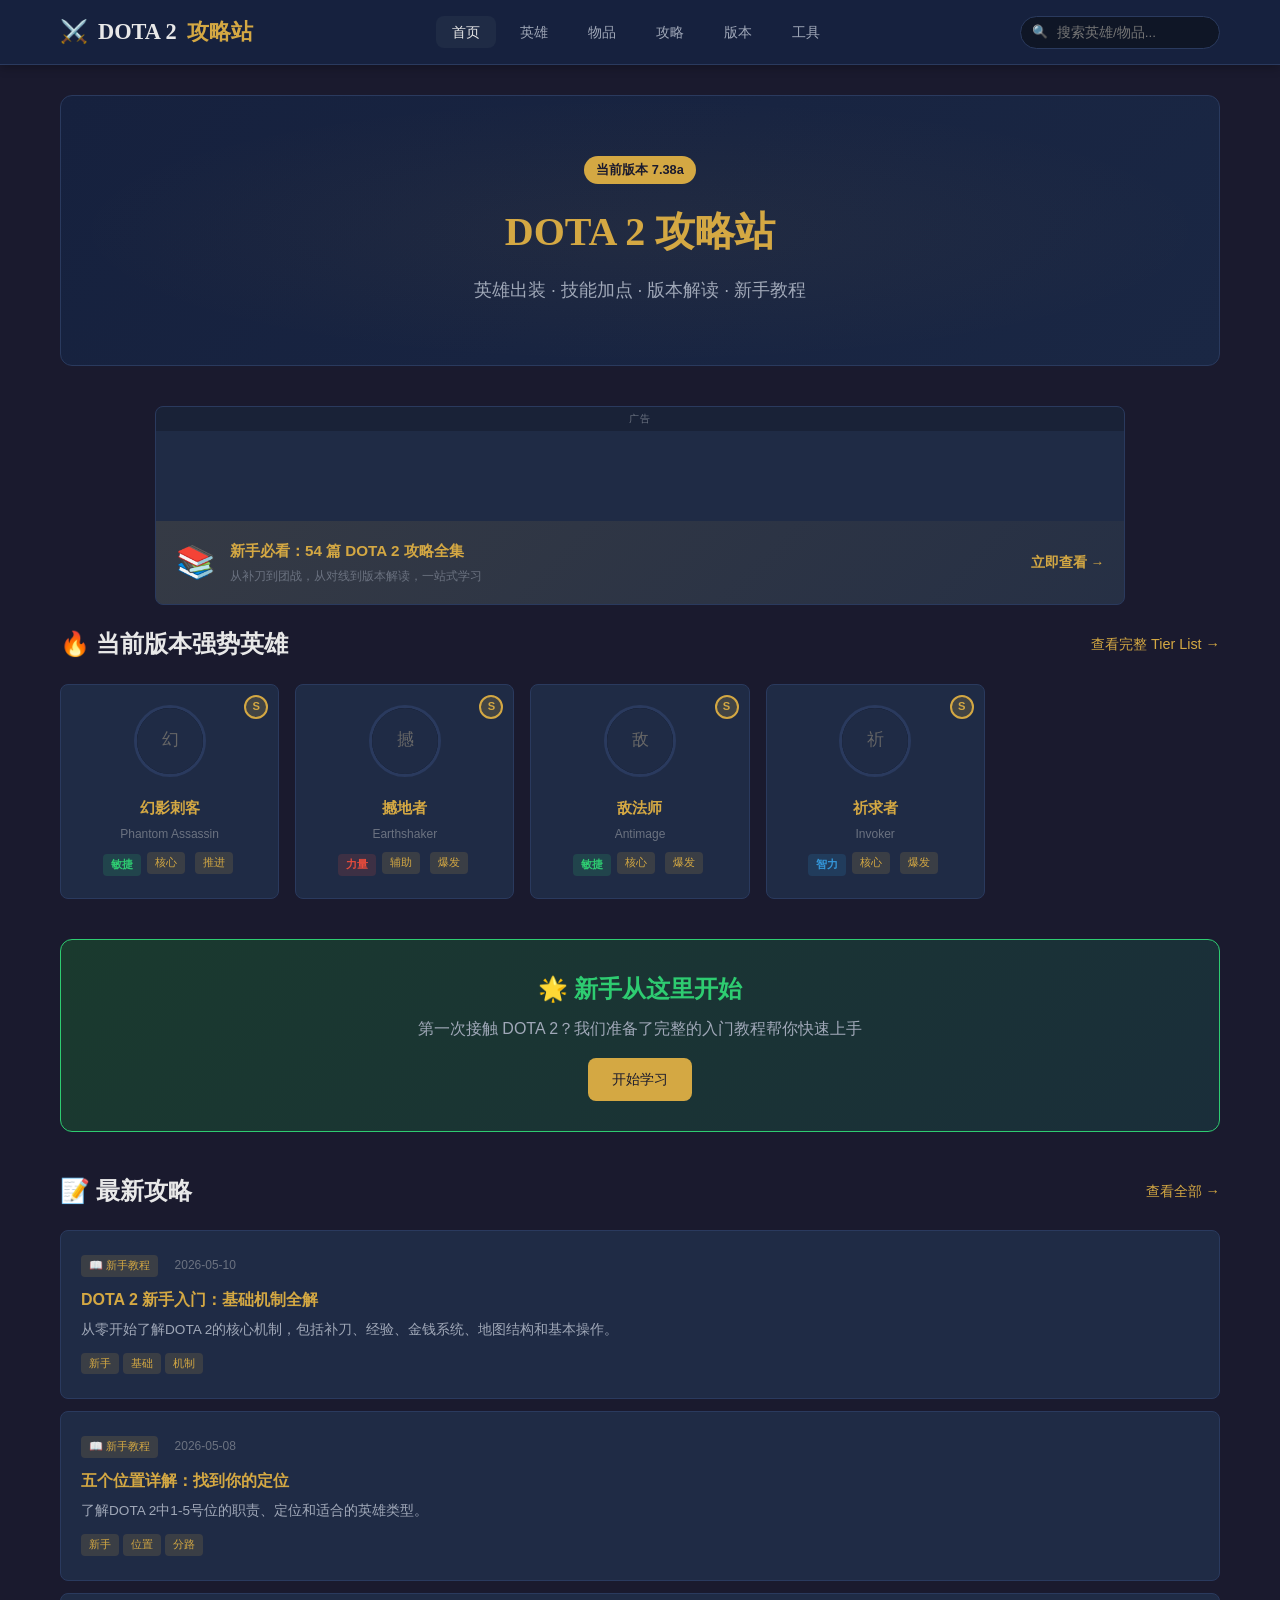
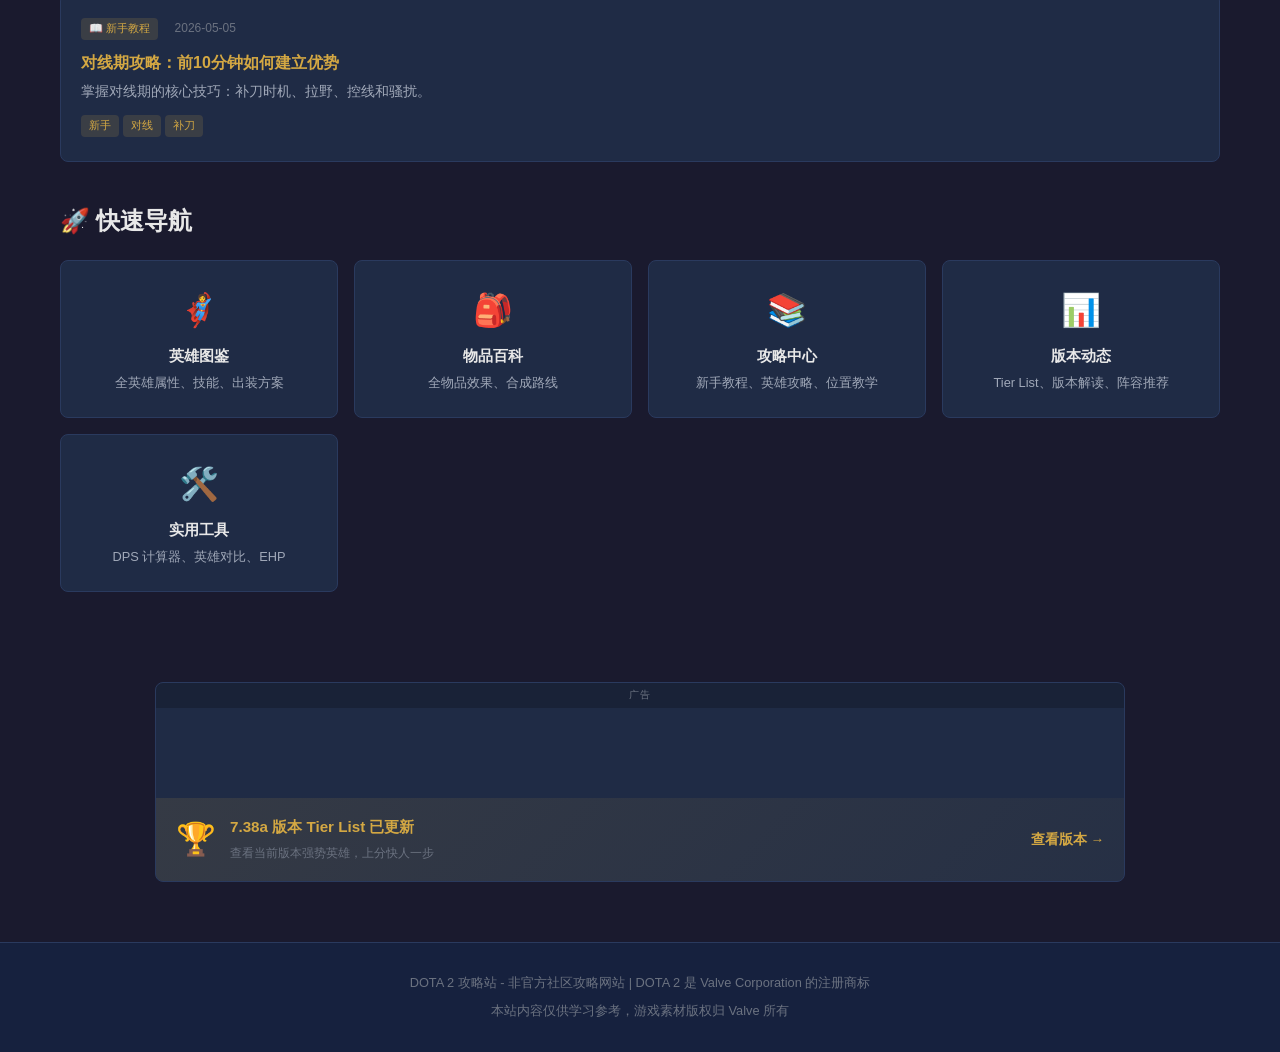
<file: index.html>
<!DOCTYPE html>
<html lang="zh-CN">
<head>
  <meta charset="UTF-8">
  <meta name="viewport" content="width=device-width, initial-scale=1.0">
  <title>DOTA 2 攻略站 - 英雄出装、加点、版本解读</title>
  <meta name="description" content="DOTA 2 中文攻略站，提供全英雄出装方案、技能加点顺序、版本Tier List、新手教程、DPS计算器等全面攻略内容。7.38a版本持续更新。">
  <meta name="keywords" content="DOTA2攻略,DOTA2出装,DOTA2加点,DOTA2英雄,DOTA2物品,DOTA2新手教程,DOTA2版本,Tier List">
  <meta name="author" content="DOTA 2 攻略站">
  <meta name="robots" content="index, follow">
  <link rel="canonical" href="https://lxsyz.github.io/dota2-guide/">

  <!-- Open Graph -->
  <meta property="og:title" content="DOTA 2 攻略站 - 英雄出装、加点、版本解读">
  <meta property="og:description" content="DOTA 2 中文攻略站，提供全英雄出装方案、技能加点、版本Tier List、新手教程等。">
  <meta property="og:type" content="website">
  <meta property="og:url" content="https://lxsyz.github.io/dota2-guide/">
  <meta property="og:site_name" content="DOTA 2 攻略站">
  <meta property="og:locale" content="zh_CN">

  <!-- Twitter Card -->
  <meta name="twitter:card" content="summary_large_image">
  <meta name="twitter:title" content="DOTA 2 攻略站 - 英雄出装、加点、版本解读">
  <meta name="twitter:description" content="DOTA 2 中文攻略站，全英雄出装加点、版本解读、新手教程。">

  <!-- JSON-LD Structured Data -->
  <script type="application/ld+json">
  {
    "@context": "https://schema.org",
    "@type": "WebSite",
    "name": "DOTA 2 攻略站",
    "url": "https://lxsyz.github.io/dota2-guide/",
    "description": "DOTA 2 中文攻略站，提供英雄出装、技能加点、版本解读、新手教程等全面攻略内容。",
    "inLanguage": "zh-CN",
    "potentialAction": {
      "@type": "SearchAction",
      "target": "https://lxsyz.github.io/dota2-guide/heroes.html?q={search_term_string}",
      "query-input": "required name=search_term_string"
    }
  }
  </script>
  <script type="application/ld+json">
  {
    "@context": "https://schema.org",
    "@type": "FAQPage",
    "mainEntity": [
      {
        "@type": "Question",
        "name": "DOTA 2 当前版本什么英雄最强？",
        "acceptedAnswer": {
          "@type": "Answer",
          "text": "7.38a版本S级英雄包括：敌法师、祈求者、幻影刺客、撼地者。这些英雄因属性加成调整和高机动性特点成为版本最强选择。"
        }
      },
      {
        "@type": "Question",
        "name": "DOTA 2 新手应该先学什么？",
        "acceptedAnswer": {
          "@type": "Answer",
          "text": "新手应先掌握补刀、拉野、控线等基础机制，建议从复杂度低的英雄开始（如主宰、卓尔游侠），然后学习位置分工和团队配合。"
        }
      }
    ]
  }
  </script>

  <!-- Google Analytics (替换 GA_MEASUREMENT_ID 为你的 ID) -->
  <!-- <script async src="https://www.googletagmanager.com/gtag/js?id=GA_MEASUREMENT_ID"></script>
  <script>
    window.dataLayer = window.dataLayer || [];
    function gtag(){dataLayer.push(arguments);}
    gtag('js', new Date());
    gtag('config', 'GA_MEASUREMENT_ID');
  </script> -->

  <!-- Google AdSense (替换 ca-pub-XXXXXXX 为你的发布商 ID) -->
  <script async src="https://pagead2.googlesyndication.com/pagead/js/adsbygoogle.js?client=ca-pub-XXXXXXXXXX" crossorigin="anonymous"></script>
  <script>
    // AdSense fallback: 如果 AdSense 被屏蔽或加载失败，显示站内广告
    window.addEventListener('load', function() {
      setTimeout(function() {
        var adSlots = document.querySelectorAll('.ad-slot');
        adSlots.forEach(function(slot) {
          var ins = slot.querySelector('.adsbygoogle');
          if (ins && (!ins.getAttribute('data-adsbygoogle-status') || ins.getAttribute('data-adsbygoogle-status') === 'error')) {
            var wrapper = slot.closest('.ad-container');
            if (wrapper) {
              var fallback = wrapper.querySelector('.ad-fallback');
              if (fallback) fallback.style.display = 'block';
            }
          }
        });
      }, 3000);
    });
  </script>

  <link rel="stylesheet" href="css/style.css">
  <link rel="stylesheet" href="css/heroes.css">
  <link rel="stylesheet" href="css/ads.css">
</head>
<body>
  <header class="site-header">
    <nav class="nav-container">
      <a href="index.html" class="site-logo">⚔️ <span>DOTA 2</span> 攻略站</a>
      <ul class="nav-links">
        <li><a href="index.html" class="active">首页</a></li>
        <li><a href="heroes.html">英雄</a></li>
        <li><a href="items.html">物品</a></li>
        <li><a href="guides.html">攻略</a></li>
        <li><a href="meta.html">版本</a></li>
        <li><a href="tools.html">工具</a></li>
      </ul>
      <div class="nav-search">
        <input type="text" placeholder="搜索英雄/物品...">
        <div class="search-results"></div>
      </div>
      <button class="mobile-menu-btn">☰</button>
    </nav>
  </header>

  <main class="main-content">
    <section class="hero-banner">
      <span class="version-badge">当前版本 7.38a</span>
      <h1>DOTA 2 攻略站</h1>
      <p>英雄出装 · 技能加点 · 版本解读 · 新手教程</p>
    </section>

    <!-- 广告位：顶部横幅 -->
    <div id="ad-header"></div>

    <!-- Tier 1 Heroes -->
    <section>
      <div class="section-header">
        <h2>🔥 当前版本强势英雄</h2>
        <a href="meta.html">查看完整 Tier List →</a>
      </div>
      <div class="card-grid" id="top-heroes"></div>
    </section>

    <!-- Newbie Banner -->
    <section class="newbie-banner">
      <h2>🌟 新手从这里开始</h2>
      <p>第一次接触 DOTA 2？我们准备了完整的入门教程帮你快速上手</p>
      <a href="guides.html?filter=beginner" class="btn btn-primary">开始学习</a>
    </section>

    <!-- Latest Guides -->
    <section>
      <div class="section-header">
        <h2>📝 最新攻略</h2>
        <a href="guides.html">查看全部 →</a>
      </div>
      <div class="guide-list" id="latest-guides">
        <p class="loading">加载中</p>
      </div>
    </section>

    <!-- Quick Links -->
    <section>
      <div class="section-header">
        <h2>🚀 快速导航</h2>
      </div>
      <div class="card-grid" style="grid-template-columns: repeat(auto-fill, minmax(240px, 1fr))">
        <a class="card" href="heroes.html" style="padding:24px;text-align:center">
          <div style="font-size:2rem;margin-bottom:8px">🦸</div>
          <div class="card-title">英雄图鉴</div>
          <div class="card-meta">全英雄属性、技能、出装方案</div>
        </a>
        <a class="card" href="items.html" style="padding:24px;text-align:center">
          <div style="font-size:2rem;margin-bottom:8px">🎒</div>
          <div class="card-title">物品百科</div>
          <div class="card-meta">全物品效果、合成路线</div>
        </a>
        <a class="card" href="guides.html" style="padding:24px;text-align:center">
          <div style="font-size:2rem;margin-bottom:8px">📚</div>
          <div class="card-title">攻略中心</div>
          <div class="card-meta">新手教程、英雄攻略、位置教学</div>
        </a>
        <a class="card" href="meta.html" style="padding:24px;text-align:center">
          <div style="font-size:2rem;margin-bottom:8px">📊</div>
          <div class="card-title">版本动态</div>
          <div class="card-meta">Tier List、版本解读、阵容推荐</div>
        </a>
        <a class="card" href="tools.html" style="padding:24px;text-align:center">
          <div style="font-size:2rem;margin-bottom:8px">🛠️</div>
          <div class="card-title">实用工具</div>
          <div class="card-meta">DPS 计算器、英雄对比、EHP</div>
        </a>
      </div>
    </section>
  </main>

  <!-- 广告位：底部横幅 -->
  <div id="ad-footer"></div>

  <footer class="site-footer">
    <p>DOTA 2 攻略站 - 非官方社区攻略网站 | DOTA 2 是 Valve Corporation 的注册商标</p>
    <p style="margin-top:8px">本站内容仅供学习参考，游戏素材版权归 Valve 所有</p>
  </footer>

  <script src="js/app.js"></script>
  <script src="js/heroes.js"></script>
  <script src="js/guides.js"></script>
  <script src="js/ads.js"></script>
  <script>
    document.addEventListener('DOMContentLoaded', async () => {
      const heroes = await loadJSON('data/heroes.json');
      if (!heroes) return;
      const topHeroes = heroes.filter(h => h.tier === 'S');
      const grid = document.getElementById('top-heroes');
      if (grid) renderHeroGrid(topHeroes, grid);
    });
  </script>
</body>
</html>
</file>
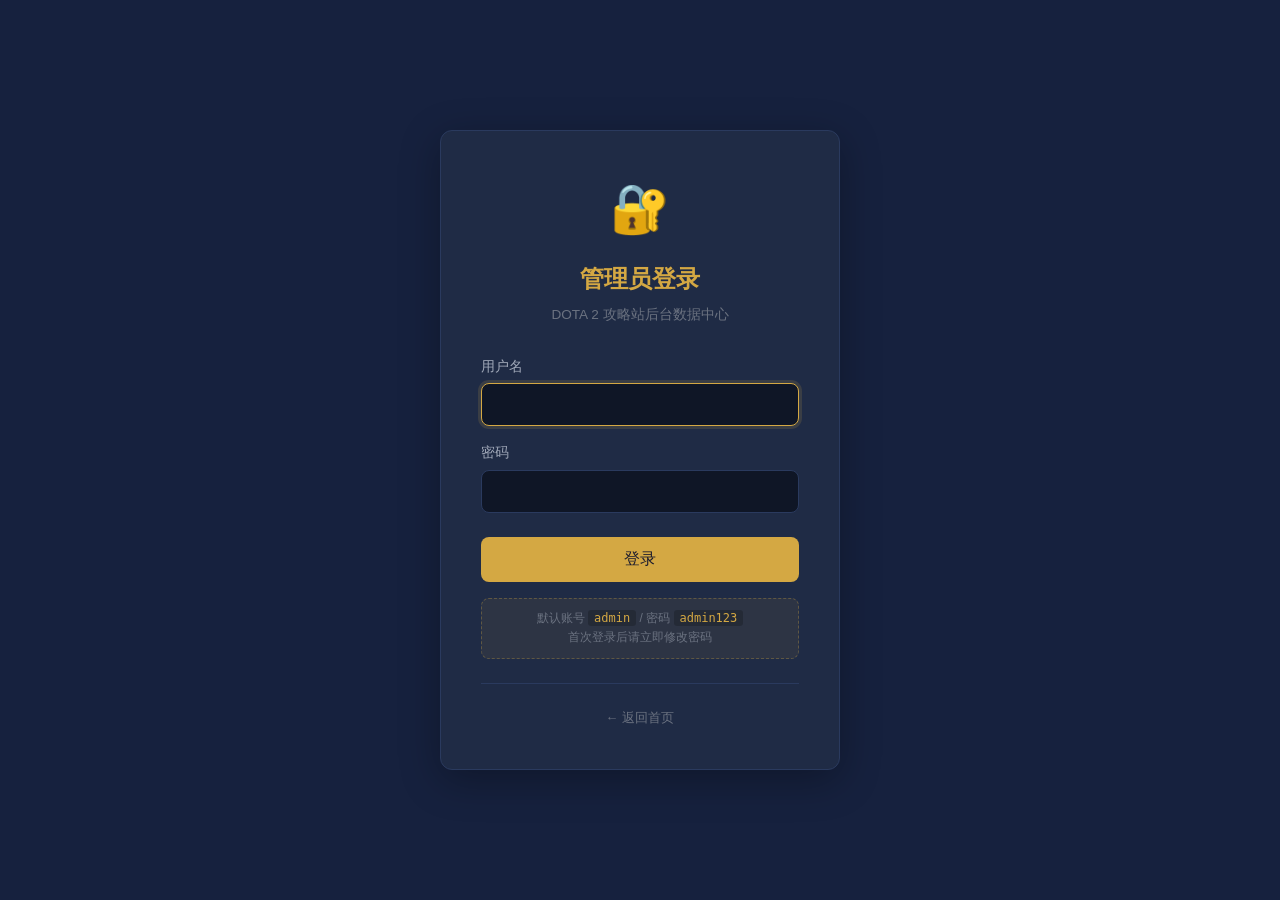
<file: admin-login.html>
<!DOCTYPE html>
<html lang="zh-CN">
<head>
  <meta charset="UTF-8">
  <meta name="viewport" content="width=device-width, initial-scale=1.0">
  <title>管理员登录 - DOTA 2 攻略站</title>
  <meta name="robots" content="noindex, nofollow">
  <link rel="stylesheet" href="css/style.css">
  <style>
    body {
      background: var(--bg-secondary);
      min-height: 100vh;
      display: flex;
      align-items: center;
      justify-content: center;
      padding: 20px;
    }
    .login-card {
      background: var(--bg-card);
      border-radius: var(--radius-lg);
      border: 1px solid var(--border-color);
      padding: 40px;
      width: 100%;
      max-width: 400px;
      box-shadow: 0 10px 40px rgba(0,0,0,0.3);
    }
    .login-header {
      text-align: center;
      margin-bottom: 30px;
    }
    .login-header .login-icon {
      font-size: 3rem;
      margin-bottom: 12px;
    }
    .login-header h1 {
      font-family: var(--font-heading);
      font-size: 1.5rem;
      color: var(--accent-gold);
      margin-bottom: 6px;
    }
    .login-header p {
      color: var(--text-muted);
      font-size: 0.85rem;
    }
    .login-form {
      display: grid;
      gap: 16px;
    }
    .login-field label {
      display: block;
      font-size: 0.85rem;
      color: var(--text-secondary);
      margin-bottom: 6px;
    }
    .login-field input {
      width: 100%;
      padding: 12px 14px;
      background: var(--bg-input);
      border: 1px solid var(--border-color);
      border-radius: var(--radius);
      color: var(--text-primary);
      font-size: 0.95rem;
      transition: var(--transition);
    }
    .login-field input:focus {
      outline: none;
      border-color: var(--accent-gold);
      box-shadow: 0 0 0 3px rgba(212,168,67,0.15);
    }
    .login-btn {
      width: 100%;
      padding: 12px;
      margin-top: 8px;
      font-size: 1rem;
    }
    .login-error {
      background: rgba(220,53,69,0.1);
      border: 1px solid rgba(220,53,69,0.3);
      color: var(--accent-red);
      padding: 10px 14px;
      border-radius: var(--radius);
      font-size: 0.85rem;
      display: none;
    }
    .login-error.show {
      display: block;
    }
    .login-footer {
      margin-top: 24px;
      padding-top: 20px;
      border-top: 1px solid var(--border-color);
      text-align: center;
    }
    .login-footer a {
      color: var(--text-muted);
      font-size: 0.8rem;
      text-decoration: none;
    }
    .login-footer a:hover {
      color: var(--accent-gold);
    }
    .login-hint {
      margin-top: 16px;
      padding: 10px 12px;
      background: rgba(212,168,67,0.08);
      border: 1px dashed rgba(212,168,67,0.3);
      border-radius: var(--radius);
      font-size: 0.75rem;
      color: var(--text-muted);
      text-align: center;
    }
    .login-hint code {
      color: var(--accent-gold);
      background: rgba(0,0,0,0.2);
      padding: 1px 6px;
      border-radius: 3px;
    }
  </style>
</head>
<body>
  <div class="login-card">
    <div class="login-header">
      <div class="login-icon">🔐</div>
      <h1>管理员登录</h1>
      <p>DOTA 2 攻略站后台数据中心</p>
    </div>

    <form class="login-form" id="login-form" autocomplete="off">
      <div class="login-field">
        <label for="login-username">用户名</label>
        <input type="text" id="login-username" required autocomplete="off" autofocus>
      </div>
      <div class="login-field">
        <label for="login-password">密码</label>
        <input type="password" id="login-password" required autocomplete="new-password">
      </div>
      <div class="login-error" id="login-error"></div>
      <button type="submit" class="btn btn-primary login-btn">登录</button>
    </form>

    <div class="login-hint">
      默认账号 <code>admin</code> / 密码 <code>admin123</code><br>
      首次登录后请立即修改密码
    </div>

    <div class="login-footer">
      <a href="index.html">← 返回首页</a>
    </div>
  </div>

  <script src="js/admin-auth.js"></script>
  <script>
    // 已登录则跳转后台
    if (AdminAuth.isLoggedIn()) {
      window.location.href = 'analytics.html';
    }

    const form = document.getElementById('login-form');
    const errorEl = document.getElementById('login-error');

    form.addEventListener('submit', async (e) => {
      e.preventDefault();
      const username = document.getElementById('login-username').value.trim();
      const password = document.getElementById('login-password').value;

      if (!username || !password) {
        errorEl.textContent = '请输入用户名和密码';
        errorEl.classList.add('show');
        return;
      }

      const btn = form.querySelector('.login-btn');
      btn.disabled = true;
      btn.textContent = '登录中...';

      const result = await AdminAuth.login(username, password);

      if (result.success) {
        window.location.href = 'analytics.html';
      } else {
        errorEl.textContent = result.message;
        errorEl.classList.add('show');
        btn.disabled = false;
        btn.textContent = '登录';
        document.getElementById('login-password').value = '';
      }
    });
  </script>
</body>
</html>
</file>
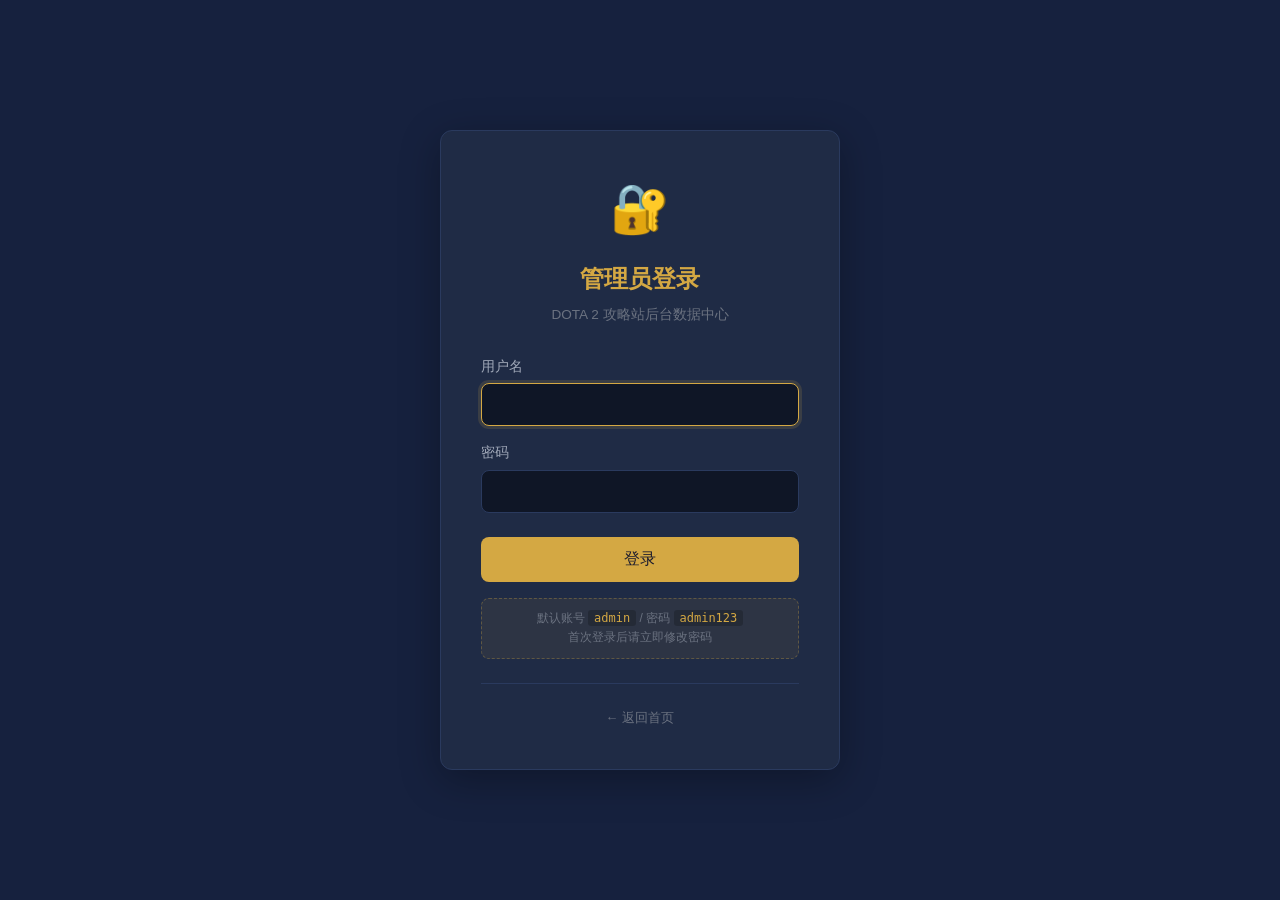
<file: ads-dashboard.html>
<!DOCTYPE html>
<html lang="zh-CN">
<head>
  <meta charset="UTF-8">
  <meta name="viewport" content="width=device-width, initial-scale=1.0">
  <title>广告数据看板 - DOTA 2 攻略站</title>
  <meta name="robots" content="noindex, nofollow">
  <link rel="stylesheet" href="css/style.css">
  <link rel="stylesheet" href="css/ads.css">
  <style>
    .dashboard-header {
      background: linear-gradient(135deg, var(--bg-secondary), var(--bg-card));
      padding: 30px 20px;
      border-radius: var(--radius-lg);
      margin-bottom: 30px;
      border: 1px solid var(--border-color);
    }
    .dashboard-header h1 {
      color: var(--accent-gold);
      font-family: var(--font-heading);
      margin-bottom: 8px;
    }
    .dashboard-header p {
      color: var(--text-secondary);
    }
    .revenue-highlight {
      background: linear-gradient(135deg, rgba(212,168,67,0.2), rgba(212,168,67,0.05));
      border: 2px solid var(--accent-gold);
      border-radius: var(--radius-lg);
      padding: 30px;
      text-align: center;
      margin-bottom: 30px;
    }
    .revenue-highlight .revenue-value {
      font-size: 3rem;
      font-weight: bold;
      color: var(--accent-gold);
      font-family: var(--font-heading);
    }
    .revenue-highlight .revenue-label {
      color: var(--text-secondary);
      margin-top: 8px;
    }
    .ad-slot-card {
      background: var(--bg-card);
      border-radius: var(--radius);
      border: 1px solid var(--border-color);
      padding: 20px;
      margin-bottom: 16px;
      transition: var(--transition);
    }
    .ad-slot-card:hover {
      border-color: var(--accent-gold);
      transform: translateY(-2px);
    }
    .ad-slot-card h3 {
      color: var(--accent-gold);
      margin-bottom: 12px;
      display: flex;
      justify-content: space-between;
      align-items: center;
    }
    .ad-slot-stats {
      display: grid;
      grid-template-columns: repeat(4, 1fr);
      gap: 12px;
    }
    .ad-slot-stat {
      text-align: center;
    }
    .ad-slot-stat .stat-num {
      font-size: 1.4rem;
      font-weight: bold;
      color: var(--text-primary);
    }
    .ad-slot-stat .stat-name {
      font-size: 0.75rem;
      color: var(--text-muted);
      margin-top: 4px;
    }
    .progress-bar {
      background: var(--bg-input);
      height: 6px;
      border-radius: 3px;
      overflow: hidden;
      margin-top: 8px;
    }
    .progress-fill {
      height: 100%;
      background: linear-gradient(90deg, var(--accent-gold), #f0c050);
      transition: width 0.5s ease;
    }
    .tips-section {
      background: var(--bg-card);
      border-radius: var(--radius-lg);
      border: 1px solid var(--border-color);
      padding: 24px;
      margin-top: 30px;
    }
    .tips-section h2 {
      color: var(--accent-gold);
      margin-bottom: 16px;
    }
    .tip-item {
      display: flex;
      gap: 12px;
      padding: 12px;
      background: var(--bg-input);
      border-radius: var(--radius);
      margin-bottom: 8px;
    }
    .tip-icon {
      font-size: 1.5rem;
    }
    .tip-content h4 {
      color: var(--text-primary);
      margin-bottom: 4px;
      font-size: 0.9rem;
    }
    .tip-content p {
      color: var(--text-secondary);
      font-size: 0.8rem;
    }
  </style>
</head>
<body>
  <script src="js/admin-auth.js"></script>
  <script>
    // 登录守卫：未登录跳转登录页
    if (!AdminAuth.isLoggedIn()) {
      window.location.href = 'admin-login.html';
    }
  </script>
  <header class="site-header">
    <nav class="nav-container">
      <a href="index.html" class="site-logo">💰 <span>广告</span> 数据看板</a>
      <ul class="nav-links">
        <li><a href="index.html">← 返回主站</a></li>
        <li><a href="analytics.html">综合后台</a></li>
        <li><a href="ads-dashboard.html" class="active">广告看板</a></li>
      </ul>
    </nav>
  </header>

  <main class="main-content">
    <div class="dashboard-header">
      <h1>💰 广告数据看板</h1>
      <p>实时监控广告效果，优化变现收益</p>
    </div>

    <!-- 收入高亮卡片 -->
    <div class="revenue-highlight">
      <div class="revenue-value" id="total-revenue">$0.00</div>
      <div class="revenue-label">今日广告收入估算</div>
    </div>

    <!-- 关键指标 -->
    <div class="stats-grid" id="key-stats" style="display:grid;grid-template-columns:repeat(auto-fill,minmax(200px,1fr));gap:16px;margin-bottom:30px"></div>

    <!-- 各广告位数据 -->
    <h2 style="color:var(--accent-gold);margin-bottom:16px">📊 各广告位效果</h2>
    <div id="ad-slots-list"></div>

    <!-- 收入优化建议 -->
    <div class="tips-section">
      <h2>💡 收入优化建议</h2>
      <div class="tip-item">
        <div class="tip-icon">📍</div>
        <div class="tip-content">
          <h4>优化广告位位置</h4>
          <p>首屏广告（header）的CTR通常最高。确保广告位在用户视线焦点处，但不要影响用户体验。</p>
        </div>
      </div>
      <div class="tip-item">
        <div class="tip-icon">🎯</div>
        <div class="tip-content">
          <h4>提高内容相关性</h4>
          <p>AdSense 会根据页面内容匹配广告。确保页面关键词清晰，吸引游戏相关的广告主投放。</p>
        </div>
      </div>
      <div class="tip-item">
        <div class="tip-icon">📱</div>
        <div class="tip-content">
          <h4>移动端优化</h4>
          <p>移动端流量占比通常超过50%。确保移动端广告位显示正常，使用响应式广告格式。</p>
        </div>
      </div>
      <div class="tip-item">
        <div class="tip-icon">⚡</div>
        <div class="tip-content">
          <h4>页面加载速度</h4>
          <p>页面加载速度影响广告曝光。优化图片和JS加载，确保广告位能快速渲染。</p>
        </div>
      </div>
      <div class="tip-item">
        <div class="tip-icon">🔄</div>
        <div class="tip-content">
          <h4>A/B 测试广告位</h4>
          <p>定期测试不同广告位组合和位置，找到最佳配置。避免广告过多影响用户体验。</p>
        </div>
      </div>
    </div>
  </main>

  <footer class="site-footer">
    <p>DOTA 2 攻略站 - 广告数据看板 | 数据存储于本地浏览器</p>
  </footer>

  <script src="js/app.js"></script>
  <script src="js/ads.js"></script>
  <script>
    document.addEventListener('DOMContentLoaded', () => {
      renderAdDashboard();
    });

    function renderAdDashboard() {
      const settings = JSON.parse(localStorage.getItem('d2g_settings') || '{}');
      const cpcRate = settings.cpcRate || 0.5;
      const cpmRate = settings.cpmRate || 2.0;

      const slotStats = AdTracker.getStatsBySlot();
      const todayStats = AdTracker.getTodayStats();

      const totalImpressions = slotStats.reduce((sum, s) => sum + s.impressions, 0);
      const totalClicks = slotStats.reduce((sum, s) => sum + s.clicks, 0);
      const totalRevenue = totalClicks * cpcRate + (totalImpressions / 1000) * cpmRate;
      const avgCTR = totalImpressions > 0 ? (totalClicks / totalImpressions * 100).toFixed(2) : 0;

      // 总收入
      document.getElementById('total-revenue').textContent = '$' + totalRevenue.toFixed(2);

      // 关键指标
      const stats = [
        { label: '今日曝光量', value: todayStats.impressions },
        { label: '今日点击量', value: todayStats.clicks },
        { label: '今日CTR', value: todayStats.ctr + '%' },
        { label: '总曝光量', value: totalImpressions },
        { label: '总点击量', value: totalClicks },
        { label: '平均CTR', value: avgCTR + '%' },
      ];
      document.getElementById('key-stats').innerHTML = stats.map(s => `
        <div class="stat-card">
          <div class="stat-label">${s.label}</div>
          <div class="stat-value">${s.value}</div>
        </div>
      `).join('');

      // 各广告位卡片
      const slotNames = {
        'ad-header': '顶部横幅',
        'ad-sidebar': '侧边栏',
        'ad-incontent': '内容中',
        'ad-footer': '底部横幅',
        'ad-list': '列表内嵌',
      };
      const maxImpressions = Math.max(...slotStats.map(s => s.impressions), 1);

      document.getElementById('ad-slots-list').innerHTML = slotStats.map(s => {
        const revenue = s.clicks * cpcRate + (s.impressions / 1000) * cpmRate;
        const ctrPercent = parseFloat(s.ctr) || 0;
        const ctrColor = ctrPercent > 3 ? 'var(--accent-green)' : ctrPercent > 1 ? 'var(--accent-gold)' : 'var(--accent-red)';
        return `
          <div class="ad-slot-card">
            <h3>
              <span>${slotNames[s.slot] || s.slot}</span>
              <span style="font-size:0.9rem;color:var(--accent-gold)">$${revenue.toFixed(2)}</span>
            </h3>
            <div class="ad-slot-stats">
              <div class="ad-slot-stat">
                <div class="stat-num">${s.impressions.toLocaleString()}</div>
                <div class="stat-name">曝光量</div>
              </div>
              <div class="ad-slot-stat">
                <div class="stat-num">${s.clicks.toLocaleString()}</div>
                <div class="stat-name">点击量</div>
              </div>
              <div class="ad-slot-stat">
                <div class="stat-num" style="color:${ctrColor}">${s.ctr}%</div>
                <div class="stat-name">CTR</div>
              </div>
              <div class="ad-slot-stat">
                <div class="stat-num">$${revenue.toFixed(2)}</div>
                <div class="stat-name">收入</div>
              </div>
            </div>
            <div class="progress-bar">
              <div class="progress-fill" style="width:${(s.impressions / maxImpressions * 100)}%"></div>
            </div>
          </div>
        `;
      }).join('');
    }
  </script>
</body>
</html>
</file>
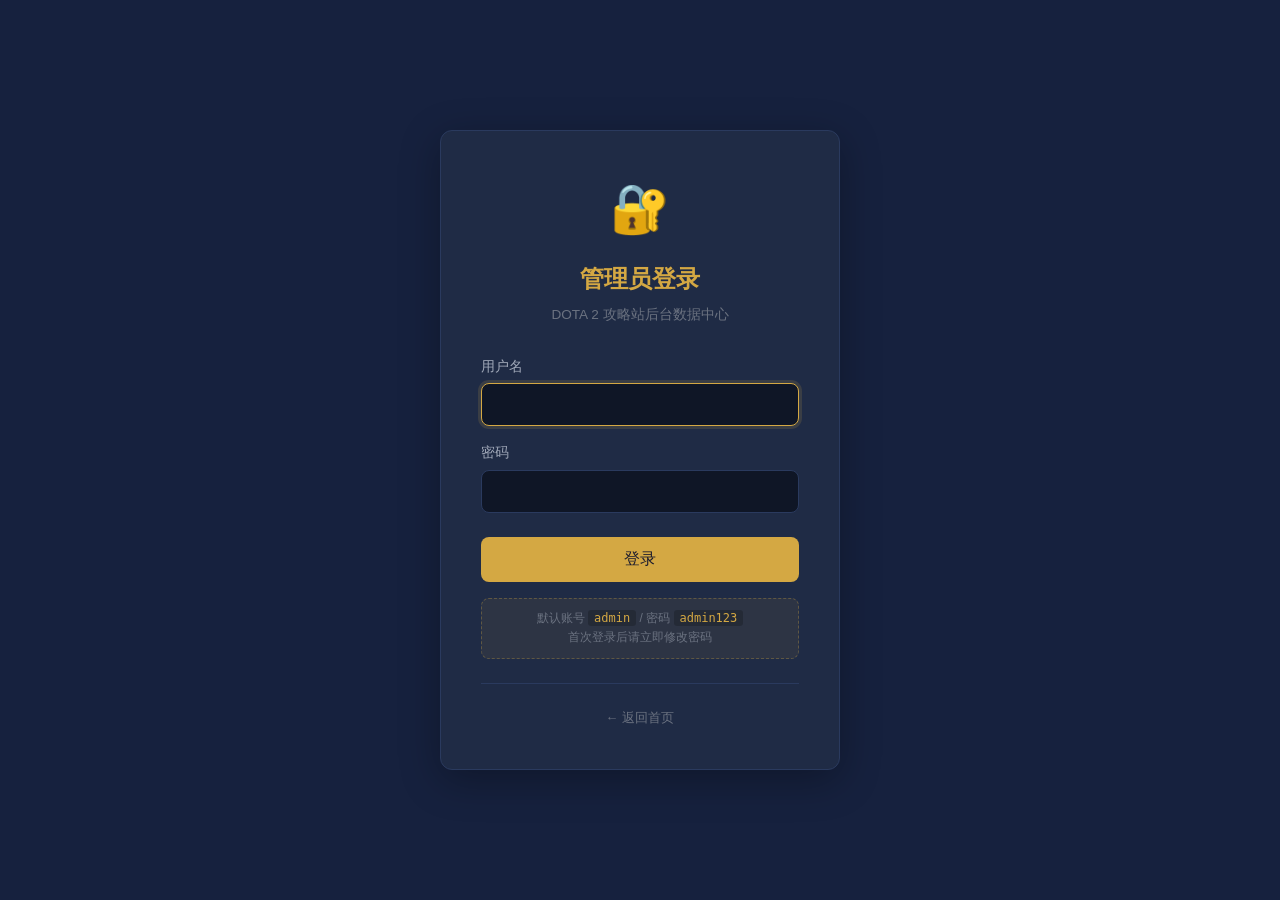
<file: analytics.html>
<!DOCTYPE html>
<html lang="zh-CN">
<head>
  <meta charset="UTF-8">
  <meta name="viewport" content="width=device-width, initial-scale=1.0">
  <title>后台管理 - DOTA 2 攻略站数据中心</title>
  <meta name="robots" content="noindex, nofollow">
  <link rel="stylesheet" href="css/style.css">
  <link rel="stylesheet" href="css/ads.css">
  <style>
    /* 后台专用样式 */
    .admin-layout {
      display: grid;
      grid-template-columns: 240px 1fr;
      min-height: calc(100vh - 64px);
    }
    .admin-sidebar {
      background: var(--bg-secondary);
      border-right: 1px solid var(--border-color);
      padding: 20px 0;
    }
    .admin-menu-item {
      display: flex;
      align-items: center;
      gap: 10px;
      padding: 12px 24px;
      color: var(--text-secondary);
      cursor: pointer;
      transition: var(--transition);
      border-left: 3px solid transparent;
      user-select: none;
    }
    .admin-menu-item:hover, .admin-menu-item.active {
      background: var(--bg-card);
      color: var(--accent-gold);
      border-left-color: var(--accent-gold);
    }
    .admin-main {
      padding: 30px;
      overflow-y: auto;
    }
    .stats-grid {
      display: grid;
      grid-template-columns: repeat(auto-fill, minmax(200px, 1fr));
      gap: 16px;
      margin-bottom: 30px;
    }
    .stat-card {
      background: var(--bg-card);
      border-radius: var(--radius-lg);
      border: 1px solid var(--border-color);
      padding: 20px;
    }
    .stat-card .stat-label {
      font-size: 0.8rem;
      color: var(--text-muted);
      margin-bottom: 8px;
    }
    .stat-card .stat-value {
      font-size: 1.8rem;
      font-weight: bold;
      color: var(--accent-gold);
    }
    .stat-card .stat-change {
      font-size: 0.75rem;
      margin-top: 4px;
    }
    .stat-change.up { color: var(--accent-green); }
    .stat-change.down { color: var(--accent-red); }
    .chart-container {
      background: var(--bg-card);
      border-radius: var(--radius-lg);
      border: 1px solid var(--border-color);
      padding: 24px;
      margin-bottom: 24px;
    }
    .chart-container h3 {
      color: var(--accent-gold);
      margin-bottom: 16px;
      font-size: 1rem;
    }
    /* 简易柱状图 */
    .bar-chart {
      display: flex;
      align-items: flex-end;
      gap: 8px;
      height: 200px;
      padding: 16px 0;
    }
    .bar-item {
      flex: 1;
      display: flex;
      flex-direction: column;
      align-items: center;
      gap: 4px;
      min-width: 0;
    }
    .bar {
      width: 100%;
      background: linear-gradient(180deg, var(--accent-gold), rgba(212,168,67,0.3));
      border-radius: 4px 4px 0 0;
      min-height: 4px;
      transition: var(--transition);
      position: relative;
    }
    .bar:hover {
      background: linear-gradient(180deg, #f0c050, rgba(240,192,80,0.4));
    }
    .bar-label {
      font-size: 0.7rem;
      color: var(--text-muted);
      white-space: nowrap;
      overflow: hidden;
      text-overflow: ellipsis;
      max-width: 100%;
    }
    .data-table {
      width: 100%;
      border-collapse: collapse;
    }
    .data-table th, .data-table td {
      padding: 10px 12px;
      text-align: left;
      border-bottom: 1px solid var(--border-color);
      font-size: 0.85rem;
    }
    .data-table th {
      color: var(--text-muted);
      font-weight: 500;
    }
    .data-table td {
      color: var(--text-secondary);
    }
    .panel { display: none; }
    .panel.active { display: block; }
    .realtime-indicator {
      display: inline-block;
      width: 8px;
      height: 8px;
      background: var(--accent-green);
      border-radius: 50%;
      animation: pulse 2s infinite;
      margin-right: 6px;
    }
    @keyframes pulse {
      0%, 100% { opacity: 1; }
      50% { opacity: 0.4; }
    }
    /* 后台输入框样式 */
    .calc-input {
      width: 100%;
      padding: 8px 12px;
      background: var(--bg-input);
      border: 1px solid var(--border-color);
      border-radius: var(--radius);
      color: var(--text-primary);
      font-size: 0.9rem;
    }
    .calc-input:focus {
      outline: none;
      border-color: var(--accent-gold);
    }
    /* 后台标识徽章 */
    .admin-badge {
      display: inline-block;
      background: var(--accent-red);
      color: #fff;
      font-size: 0.65rem;
      padding: 2px 6px;
      border-radius: 4px;
      margin-left: 8px;
      vertical-align: middle;
    }
    /* 响应式 */
    @media (max-width: 768px) {
      .admin-layout {
        grid-template-columns: 1fr;
      }
      .admin-sidebar {
        display: flex;
        overflow-x: auto;
        padding: 10px;
        border-right: none;
        border-bottom: 1px solid var(--border-color);
      }
      .admin-menu-item {
        padding: 8px 16px;
        border-left: none;
        border-bottom: 3px solid transparent;
        white-space: nowrap;
      }
      .admin-menu-item.active {
        border-left: none;
        border-bottom-color: var(--accent-gold);
      }
      .admin-main {
        padding: 16px;
      }
    }
  </style>
</head>
<body>
  <script src="js/admin-auth.js"></script>
  <script>
    // 登录守卫：未登录跳转登录页
    if (!AdminAuth.isLoggedIn()) {
      window.location.href = 'admin-login.html';
    }
  </script>
  <!-- 导航栏 -->
  <header class="site-header">
    <nav class="nav-container">
      <a href="index.html" class="site-logo">📊 <span>DOTA 2</span> 数据中心<span class="admin-badge">后台</span></a>
      <ul class="nav-links">
        <li><a href="index.html">← 返回主站</a></li>
        <li><a href="analytics.html" class="active">后台</a></li>
      </ul>
      <button class="mobile-menu-btn">☰</button>
    </nav>
  </header>

  <div class="admin-layout">
    <!-- 侧边栏 -->
    <aside class="admin-sidebar">
      <div class="admin-menu-item active" data-panel="overview">📈 概览</div>
      <div class="admin-menu-item" data-panel="traffic">🌐 流量分析</div>
      <div class="admin-menu-item" data-panel="ads">💰 广告数据</div>
      <div class="admin-menu-item" data-panel="pages">📄 页面分析</div>
      <div class="admin-menu-item" data-panel="realtime">⚡ 实时访客</div>
      <div class="admin-menu-item" data-panel="settings">⚙️ 设置</div>
    </aside>

    <!-- 主内容 -->
    <main class="admin-main">
      <!-- 概览面板 -->
      <div class="panel active" id="panel-overview">
        <h2 style="margin-bottom:20px">📈 概览</h2>
        <div class="stats-grid" id="overview-stats"></div>
        <div class="chart-container">
          <h3>7天访问趋势</h3>
          <div class="bar-chart" id="trend-chart"></div>
        </div>
        <div class="chart-container">
          <h3>热门页面 Top 10</h3>
          <table class="data-table" id="top-pages-table">
            <thead><tr><th>排名</th><th>页面</th><th>PV</th><th>UV</th><th>平均停留</th></tr></thead>
            <tbody></tbody>
          </table>
        </div>
      </div>

      <!-- 流量分析面板 -->
      <div class="panel" id="panel-traffic">
        <h2 style="margin-bottom:20px">🌐 流量分析</h2>
        <div class="chart-container">
          <h3>30天访问趋势</h3>
          <div class="bar-chart" id="traffic-30d-chart"></div>
        </div>
        <div class="chart-container">
          <h3>页面分类访问量</h3>
          <div id="category-distribution"></div>
        </div>
        <div class="chart-container">
          <h3>来源分析</h3>
          <div id="source-distribution"></div>
        </div>
      </div>

      <!-- 广告数据面板 -->
      <div class="panel" id="panel-ads">
        <h2 style="margin-bottom:20px">💰 广告数据</h2>
        <div class="stats-grid" id="ads-stats"></div>
        <div class="chart-container">
          <h3>各广告位数据</h3>
          <table class="data-table" id="ad-slots-table">
            <thead><tr><th>广告位</th><th>曝光量</th><th>点击量</th><th>CTR</th><th>收入($)</th></tr></thead>
            <tbody></tbody>
          </table>
        </div>
        <div class="chart-container">
          <h3>广告收入趋势</h3>
          <div class="bar-chart" id="revenue-chart"></div>
        </div>
      </div>

      <!-- 页面分析面板 -->
      <div class="panel" id="panel-pages">
        <h2 style="margin-bottom:20px">📄 页面分析</h2>
        <div class="chart-container">
          <h3>页面访问排行</h3>
          <table class="data-table" id="pages-ranking-table">
            <thead><tr><th>页面</th><th>PV</th><th>UV</th><th>平均停留</th><th>跳出率</th></tr></thead>
            <tbody></tbody>
          </table>
        </div>
      </div>

      <!-- 实时访客面板 -->
      <div class="panel" id="panel-realtime">
        <h2 style="margin-bottom:20px">⚡ 实时访客</h2>
        <div class="stats-grid">
          <div class="stat-card">
            <div class="stat-label"><span class="realtime-indicator"></span>当前在线</div>
            <div class="stat-value" id="realtime-online">0</div>
          </div>
          <div class="stat-card">
            <div class="stat-label">今日实时PV</div>
            <div class="stat-value" id="realtime-pv">0</div>
          </div>
          <div class="stat-card">
            <div class="stat-label">今日实时UV</div>
            <div class="stat-value" id="realtime-uv">0</div>
          </div>
        </div>
        <div class="chart-container">
          <h3>实时访问路径</h3>
          <table class="data-table" id="realtime-paths">
            <thead><tr><th>时间</th><th>页面</th><th>来源</th><th>设备</th></tr></thead>
            <tbody></tbody>
          </table>
        </div>
      </div>

      <!-- 设置面板 -->
      <div class="panel" id="panel-settings">
        <h2 style="margin-bottom:20px">⚙️ 设置</h2>
        <div class="chart-container">
          <h3>AdSense 配置</h3>
          <div style="display:grid;gap:12px;max-width:500px">
            <label>发布商 ID (ca-pub-XXXXXX)</label>
            <input type="text" id="adsense-client" class="calc-input" placeholder="ca-pub-XXXXXXXXXX">
            <label>CPC 单价 ($)</label>
            <input type="number" id="cpc-rate" class="calc-input" value="0.5" step="0.01">
            <label>CPM 单价 ($)</label>
            <input type="number" id="cpm-rate" class="calc-input" value="2.0" step="0.1">
            <button class="btn btn-primary" onclick="saveSettings()">保存设置</button>
          </div>
        </div>
        <div class="chart-container">
          <h3>数据管理</h3>
          <div style="display:flex;gap:12px;flex-wrap:wrap">
            <button class="btn btn-secondary" onclick="exportData('json')">导出 JSON</button>
            <button class="btn btn-secondary" onclick="exportData('csv')">导出 CSV</button>
            <button class="btn btn-secondary" onclick="generateSampleData()">生成示例数据</button>
            <button class="btn btn-secondary" onclick="resetData()" style="color:var(--accent-red)">重置所有数据</button>
          </div>
        </div>
        <div class="chart-container">
          <h3>账户安全</h3>
          <div style="display:grid;gap:12px;max-width:500px">
            <div style="font-size:0.85rem;color:var(--text-secondary)">
              当前登录：<strong id="current-user" style="color:var(--accent-gold)"></strong>
            </div>
            <label>原密码</label>
            <input type="password" id="old-password" class="calc-input" autocomplete="new-password">
            <label>新密码（至少 8 位）</label>
            <input type="password" id="new-password" class="calc-input" autocomplete="new-password">
            <label>确认新密码</label>
            <input type="password" id="confirm-password" class="calc-input" autocomplete="new-password">
            <button class="btn btn-primary" onclick="changePassword()">修改密码</button>
            <button class="btn btn-secondary" onclick="AdminAuth.logout()" style="color:var(--accent-red)">登出</button>
          </div>
        </div>
      </div>
    </main>
  </div>

  <script src="js/app.js"></script>
  <script src="js/analytics.js"></script>
</body>
</html>
</file>
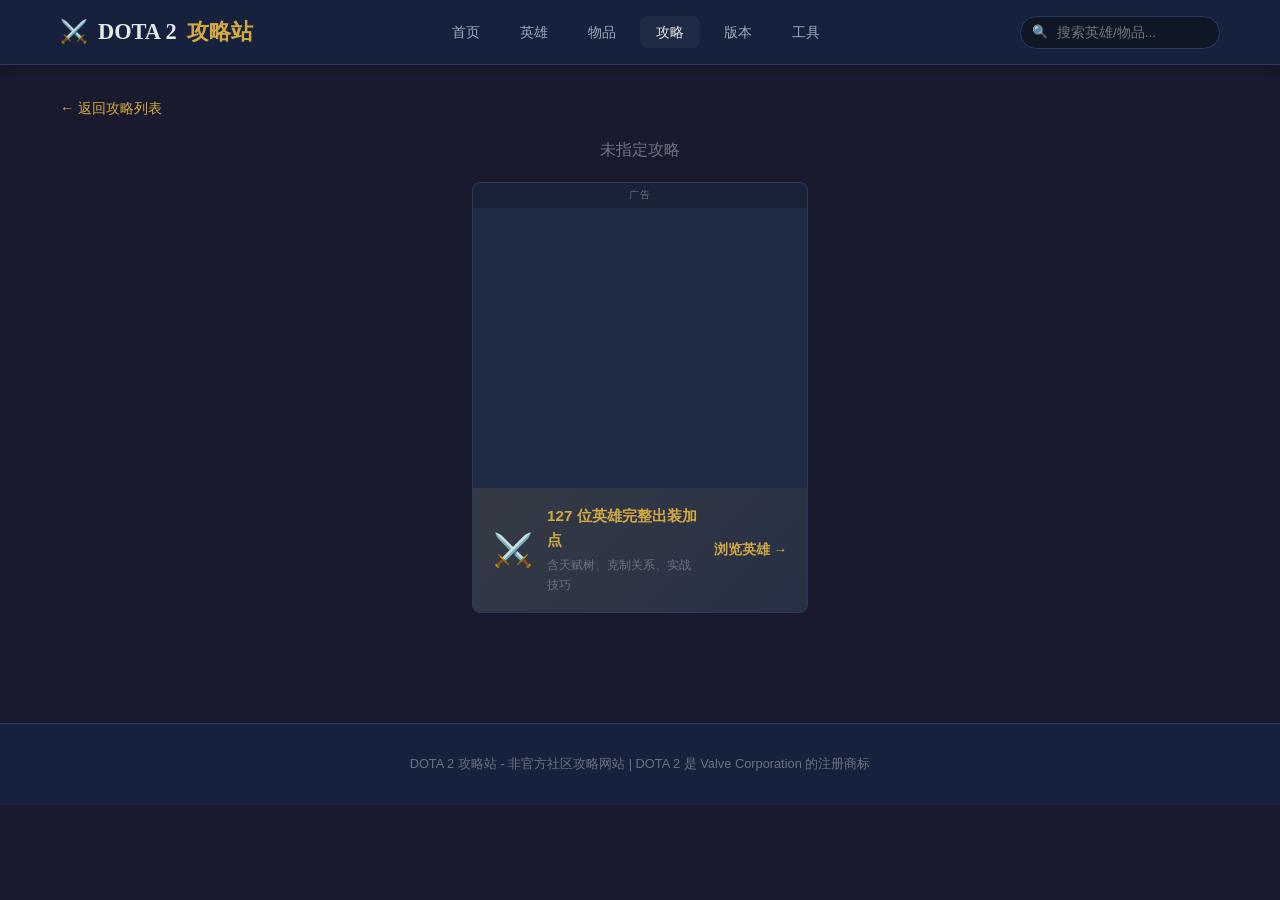
<file: guide-detail.html>
<!DOCTYPE html>
<html lang="zh-CN">
<head>
  <meta charset="UTF-8">
  <meta name="viewport" content="width=device-width, initial-scale=1.0">
  <title>攻略详情 - DOTA 2 攻略站</title>
  <meta name="description" content="DOTA 2 攻略详情页，查看完整攻略内容，包括英雄攻略、新手教程、位置教学和版本解读。">
  <meta name="keywords" content="DOTA2攻略详情,DOTA2英雄攻略,DOTA2新手教程,DOTA2位置教学,DOTA2版本解读">
  <meta name="robots" content="index, follow">
  <link rel="canonical" href="https://lxsyz.github.io/dota2-guide/guide-detail.html">

  <!-- Open Graph -->
  <meta property="og:title" content="攻略详情 - DOTA 2 攻略站">
  <meta property="og:description" content="DOTA 2 攻略详情页，查看完整攻略内容，包括英雄攻略、新手教程、位置教学和版本解读。">
  <meta property="og:type" content="article">
  <meta property="og:url" content="https://lxsyz.github.io/dota2-guide/guide-detail.html">
  <meta property="og:site_name" content="DOTA 2 攻略站">
  <meta property="og:locale" content="zh_CN">

  <!-- Twitter Card -->
  <meta name="twitter:card" content="summary_large_image">
  <meta name="twitter:title" content="攻略详情 - DOTA 2 攻略站">
  <meta name="twitter:description" content="DOTA 2 攻略详情页，查看完整攻略内容，包括英雄攻略、新手教程、位置教学和版本解读。">

  <!-- BreadcrumbList Structured Data -->
  <script type="application/ld+json">
  {
    "@context": "https://schema.org",
    "@type": "BreadcrumbList",
    "itemListElement": [
      { "@type": "ListItem", "position": 1, "name": "首页", "item": "https://lxsyz.github.io/dota2-guide/" },
      { "@type": "ListItem", "position": 2, "name": "攻略", "item": "https://lxsyz.github.io/dota2-guide/guides.html" },
      { "@type": "ListItem", "position": 3, "name": "攻略详情" }
    ]
  }
  </script>
  <link rel="stylesheet" href="css/style.css">
  <link rel="stylesheet" href="css/ads.css">
  <style>
    .guide-article { max-width: 800px; margin: 0 auto; }
    .guide-header { margin-bottom: 30px; }
    .guide-header h1 { font-family: var(--font-heading); font-size: 1.8rem; margin: 12px 0; color: var(--accent-gold); }
    .guide-summary { color: var(--text-secondary); font-size: 1rem; margin-bottom: 12px; }
    .guide-tags { display: flex; flex-wrap: wrap; gap: 6px; }
    .guide-meta { display: flex; gap: 12px; align-items: center; margin-bottom: 8px; flex-wrap: wrap; }
    .guide-content { line-height: 1.8; }
    .guide-content h1 { font-family: var(--font-heading); font-size: 1.5rem; color: var(--accent-gold); margin: 28px 0 12px; }
    .guide-content h2 { font-family: var(--font-heading); font-size: 1.3rem; color: var(--accent-gold); margin: 24px 0 12px; padding-bottom: 8px; border-bottom: 1px solid var(--border-color); }
    .guide-content h3 { font-size: 1.05rem; color: var(--text-primary); margin: 20px 0 8px; }
    .guide-content p { margin-bottom: 12px; color: var(--text-secondary); }
    .guide-content ul { margin: 8px 0 16px 20px; }
    .guide-content li { margin-bottom: 6px; color: var(--text-secondary); }
    .guide-content strong { color: var(--text-primary); }
    .guide-content table { width: 100%; border-collapse: collapse; margin: 16px 0; font-size: 0.85rem; }
    .guide-content th, .guide-content td { padding: 8px 12px; border: 1px solid var(--border-color); text-align: left; }
    .guide-content th { background: var(--bg-secondary); color: var(--text-primary); }
    .guide-content td { color: var(--text-secondary); }
    .guide-footer { margin-top: 40px; padding-top: 20px; border-top: 1px solid var(--border-color); }
  </style>
</head>
<body>
  <header class="site-header">
    <nav class="nav-container">
      <a href="index.html" class="site-logo">⚔️ <span>DOTA 2</span> 攻略站</a>
      <ul class="nav-links">
        <li><a href="index.html">首页</a></li>
        <li><a href="heroes.html">英雄</a></li>
        <li><a href="items.html">物品</a></li>
        <li><a href="guides.html" class="active">攻略</a></li>
        <li><a href="meta.html">版本</a></li>
        <li><a href="tools.html">工具</a></li>
      </ul>
      <div class="nav-search">
        <input type="text" placeholder="搜索英雄/物品...">
        <div class="search-results"></div>
      </div>
      <button class="mobile-menu-btn">☰</button>
    </nav>
  </header>

  <main class="main-content">
    <div style="margin-bottom:16px">
      <a href="guides.html" style="font-size:0.9rem">← 返回攻略列表</a>
    </div>
    <div id="guide-detail">
      <p class="loading">加载中</p>
    </div>

    <!-- 广告位：内容中 -->
    <div id="ad-incontent"></div>
  </main>

  <footer class="site-footer">
    <p>DOTA 2 攻略站 - 非官方社区攻略网站 | DOTA 2 是 Valve Corporation 的注册商标</p>
  </footer>

  <script src="js/app.js"></script>
  <script src="js/guides.js"></script>
  <script src="js/ads.js"></script>
</body>
</html>
</file>
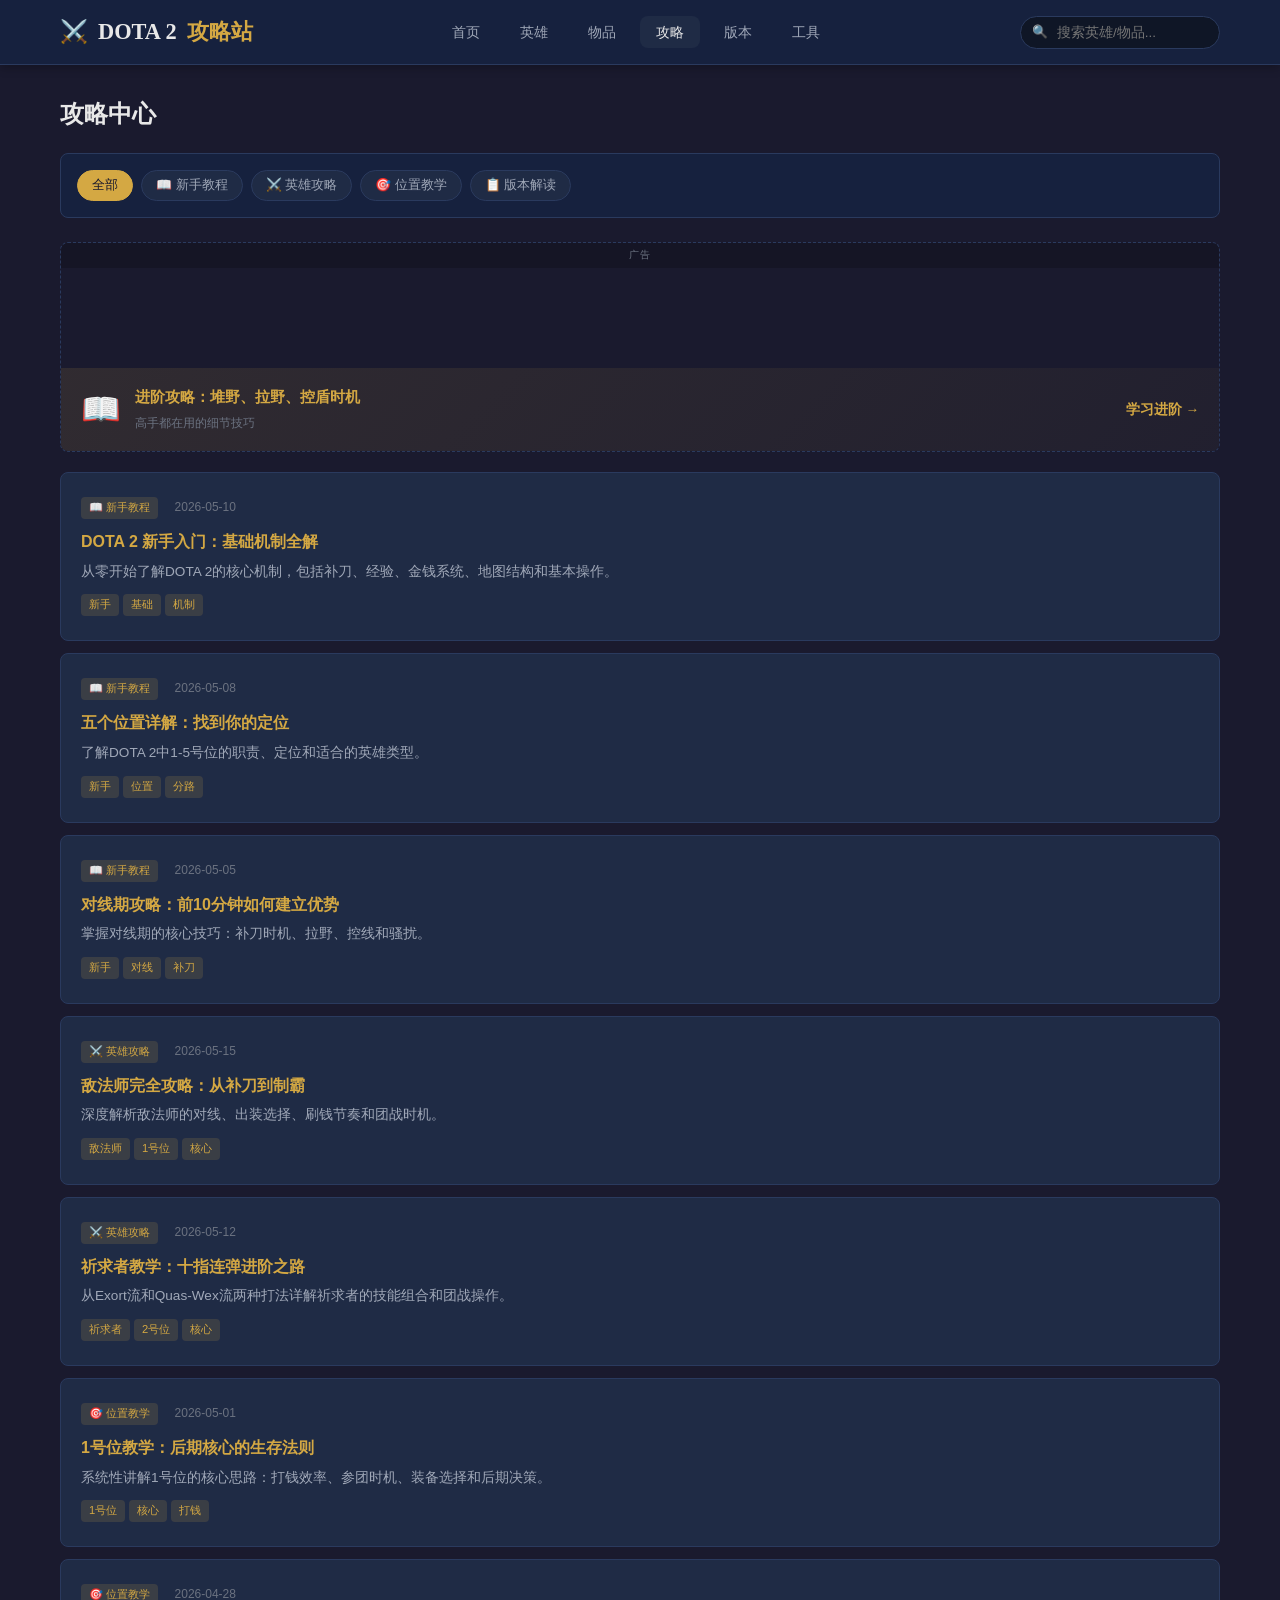
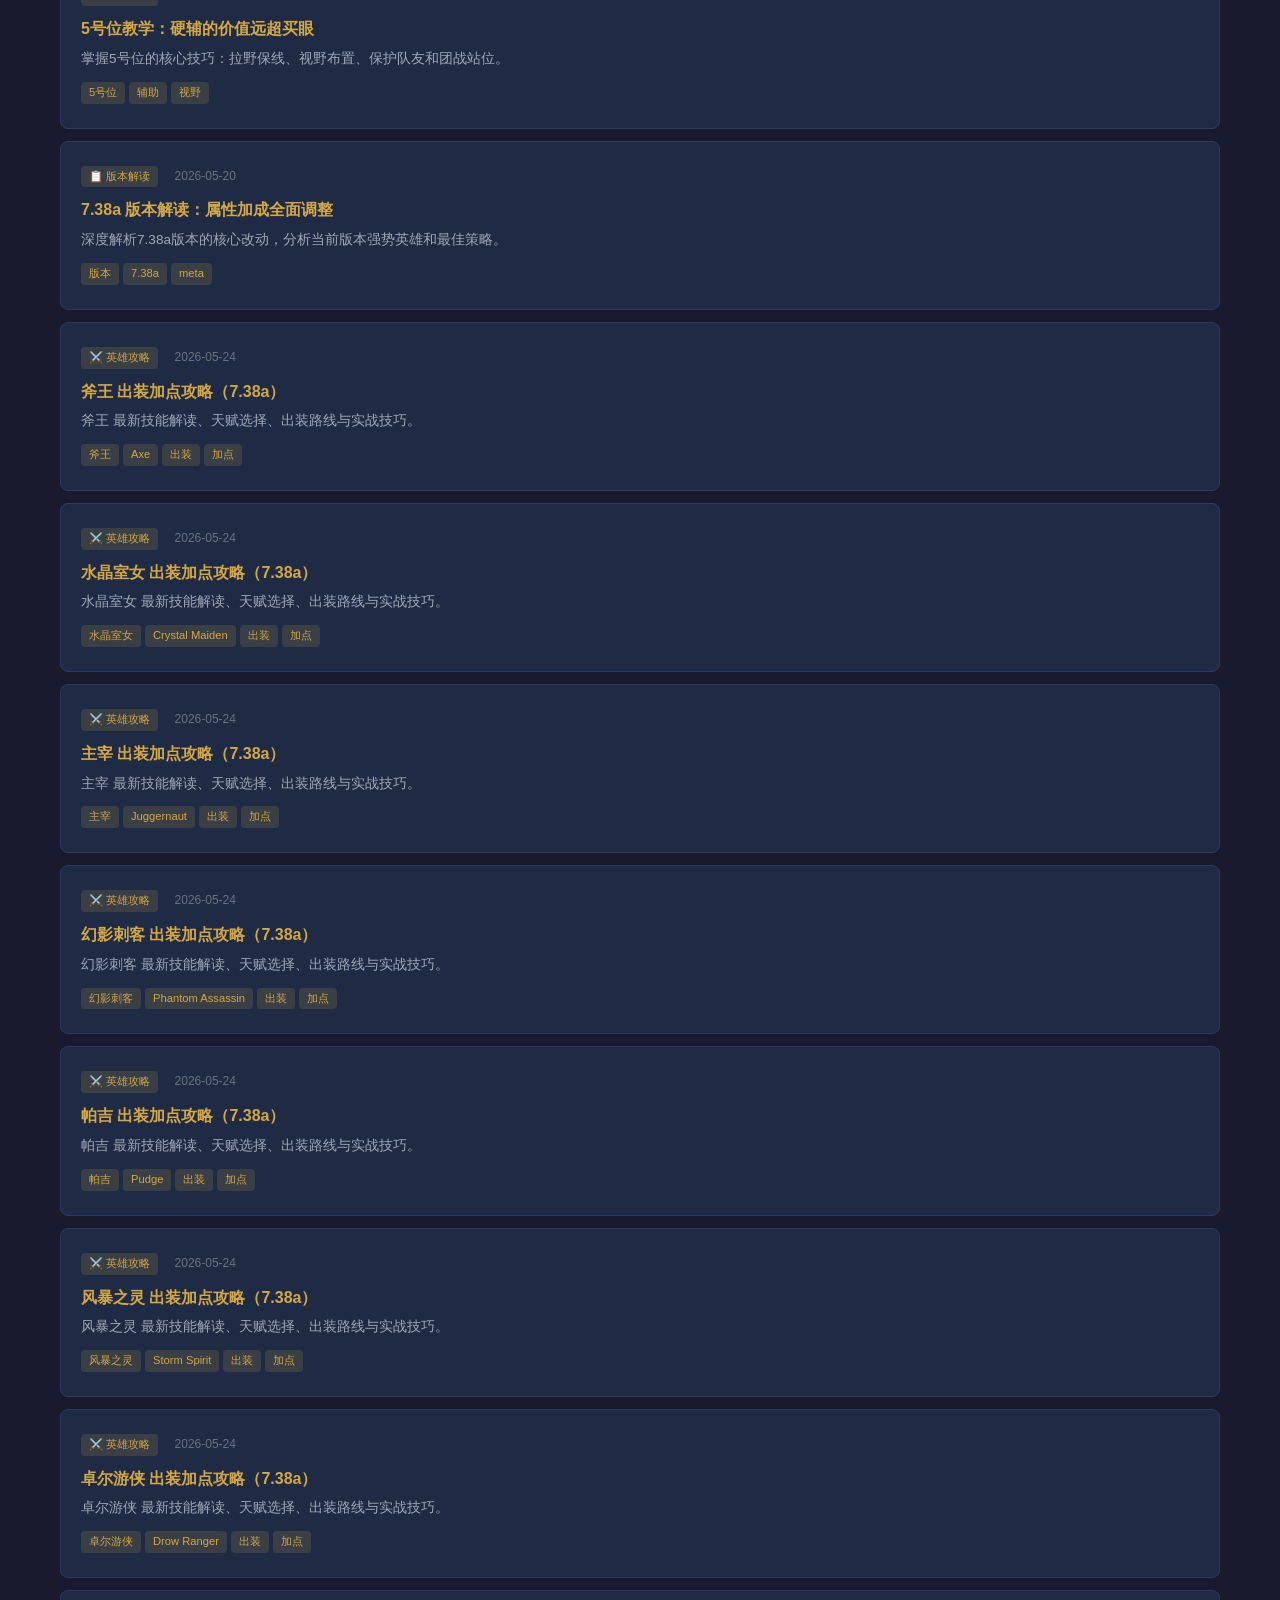
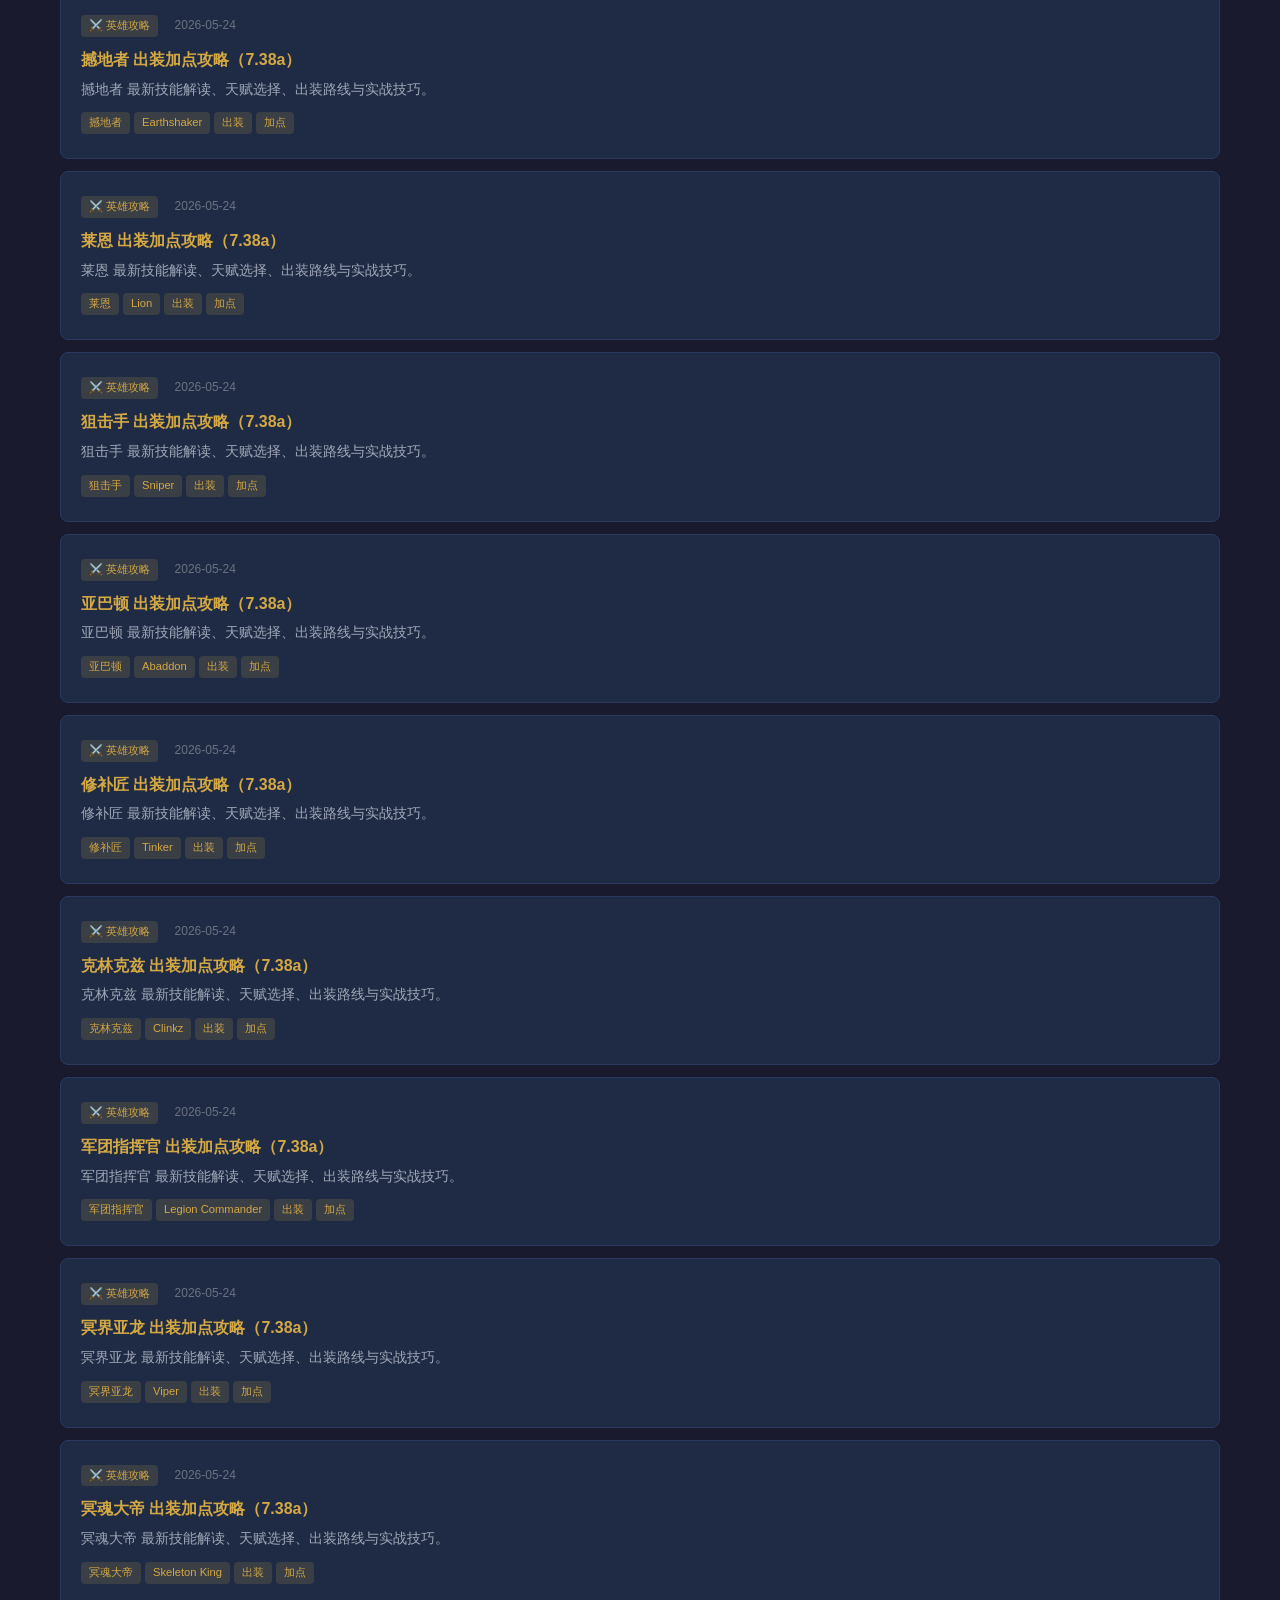
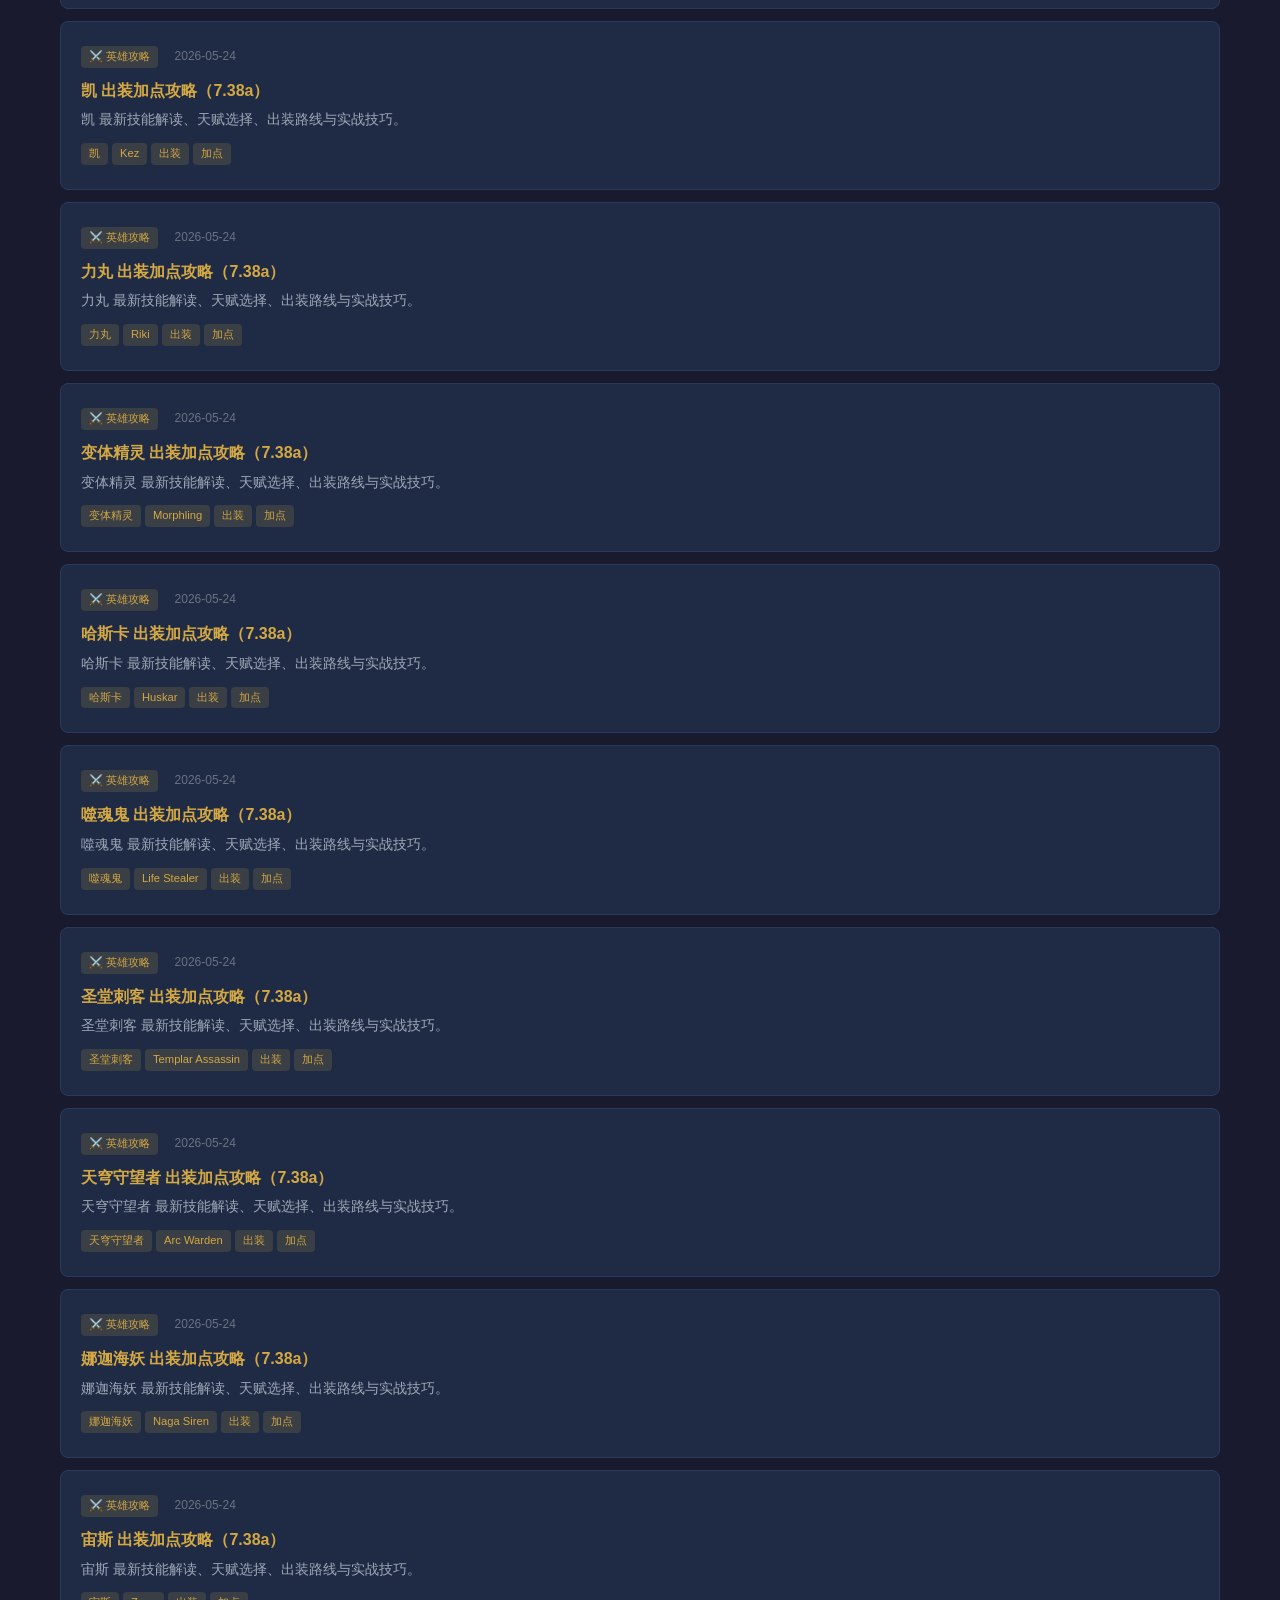
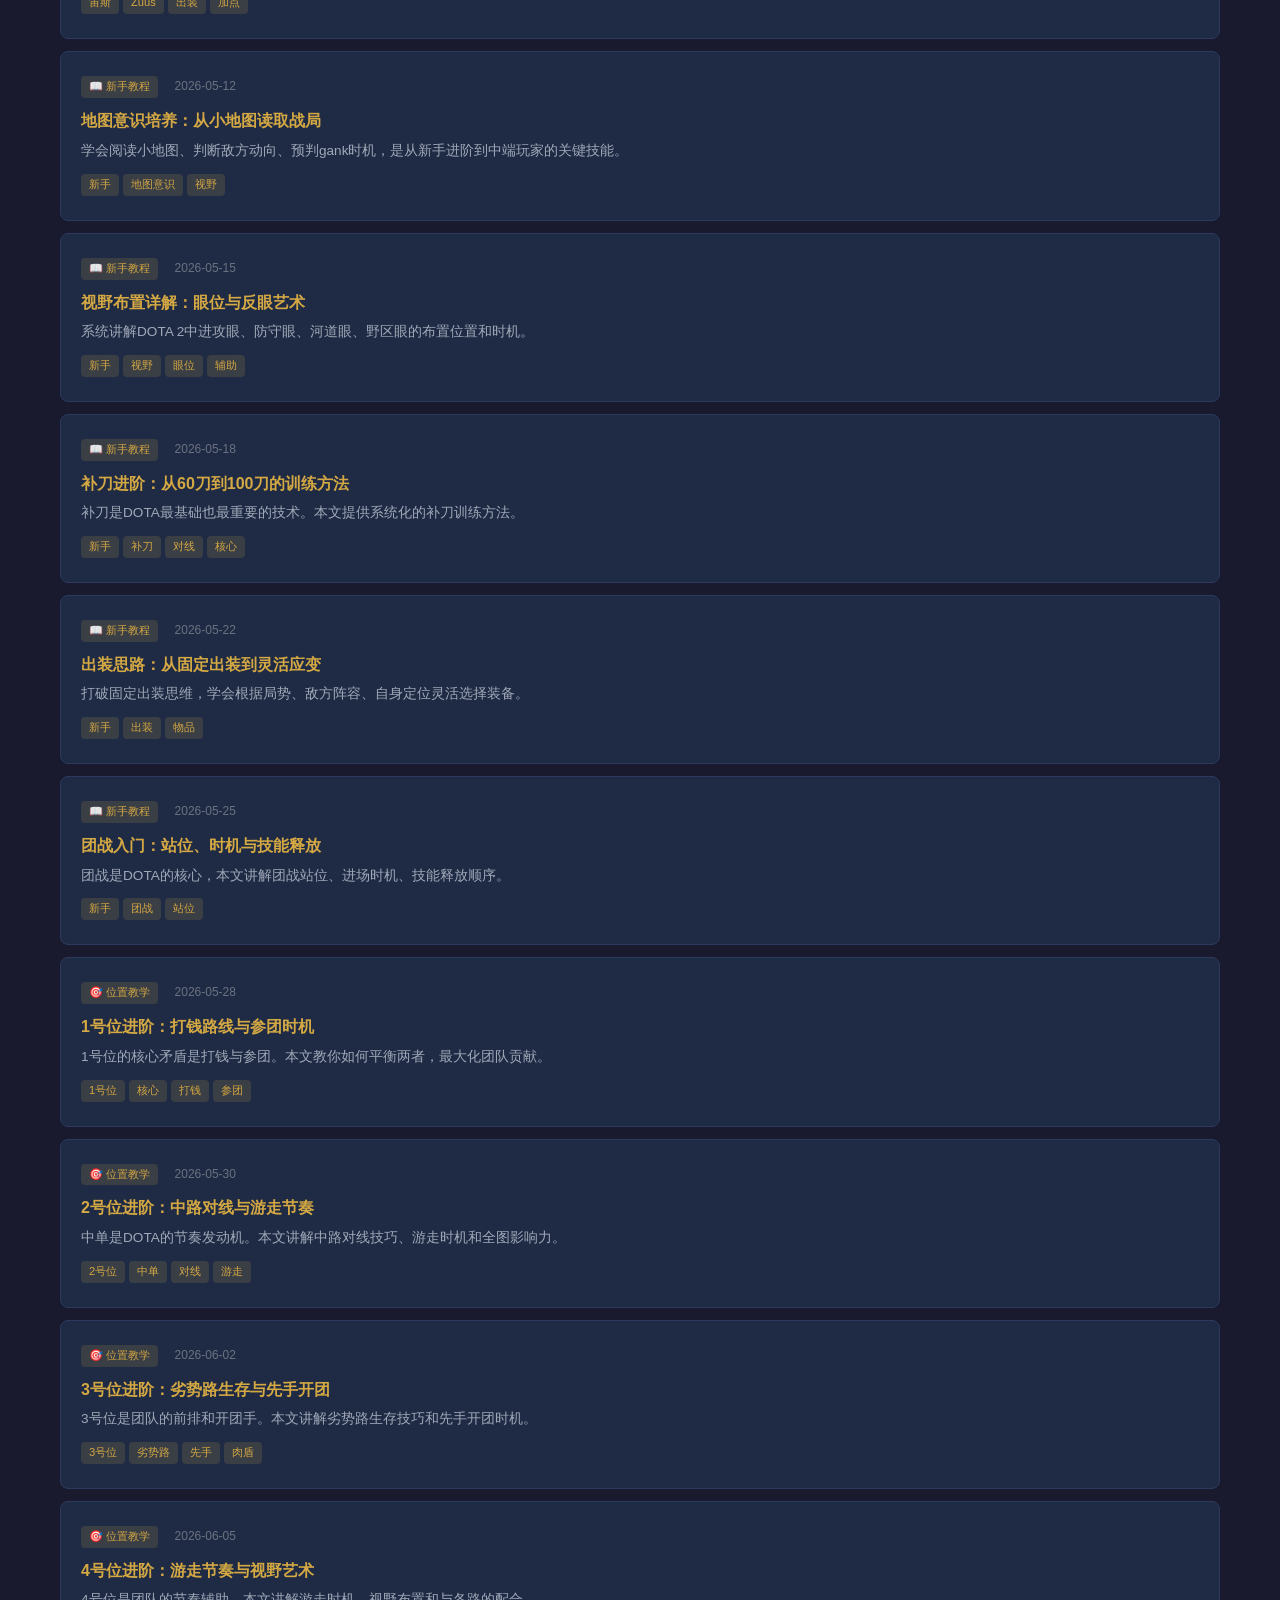
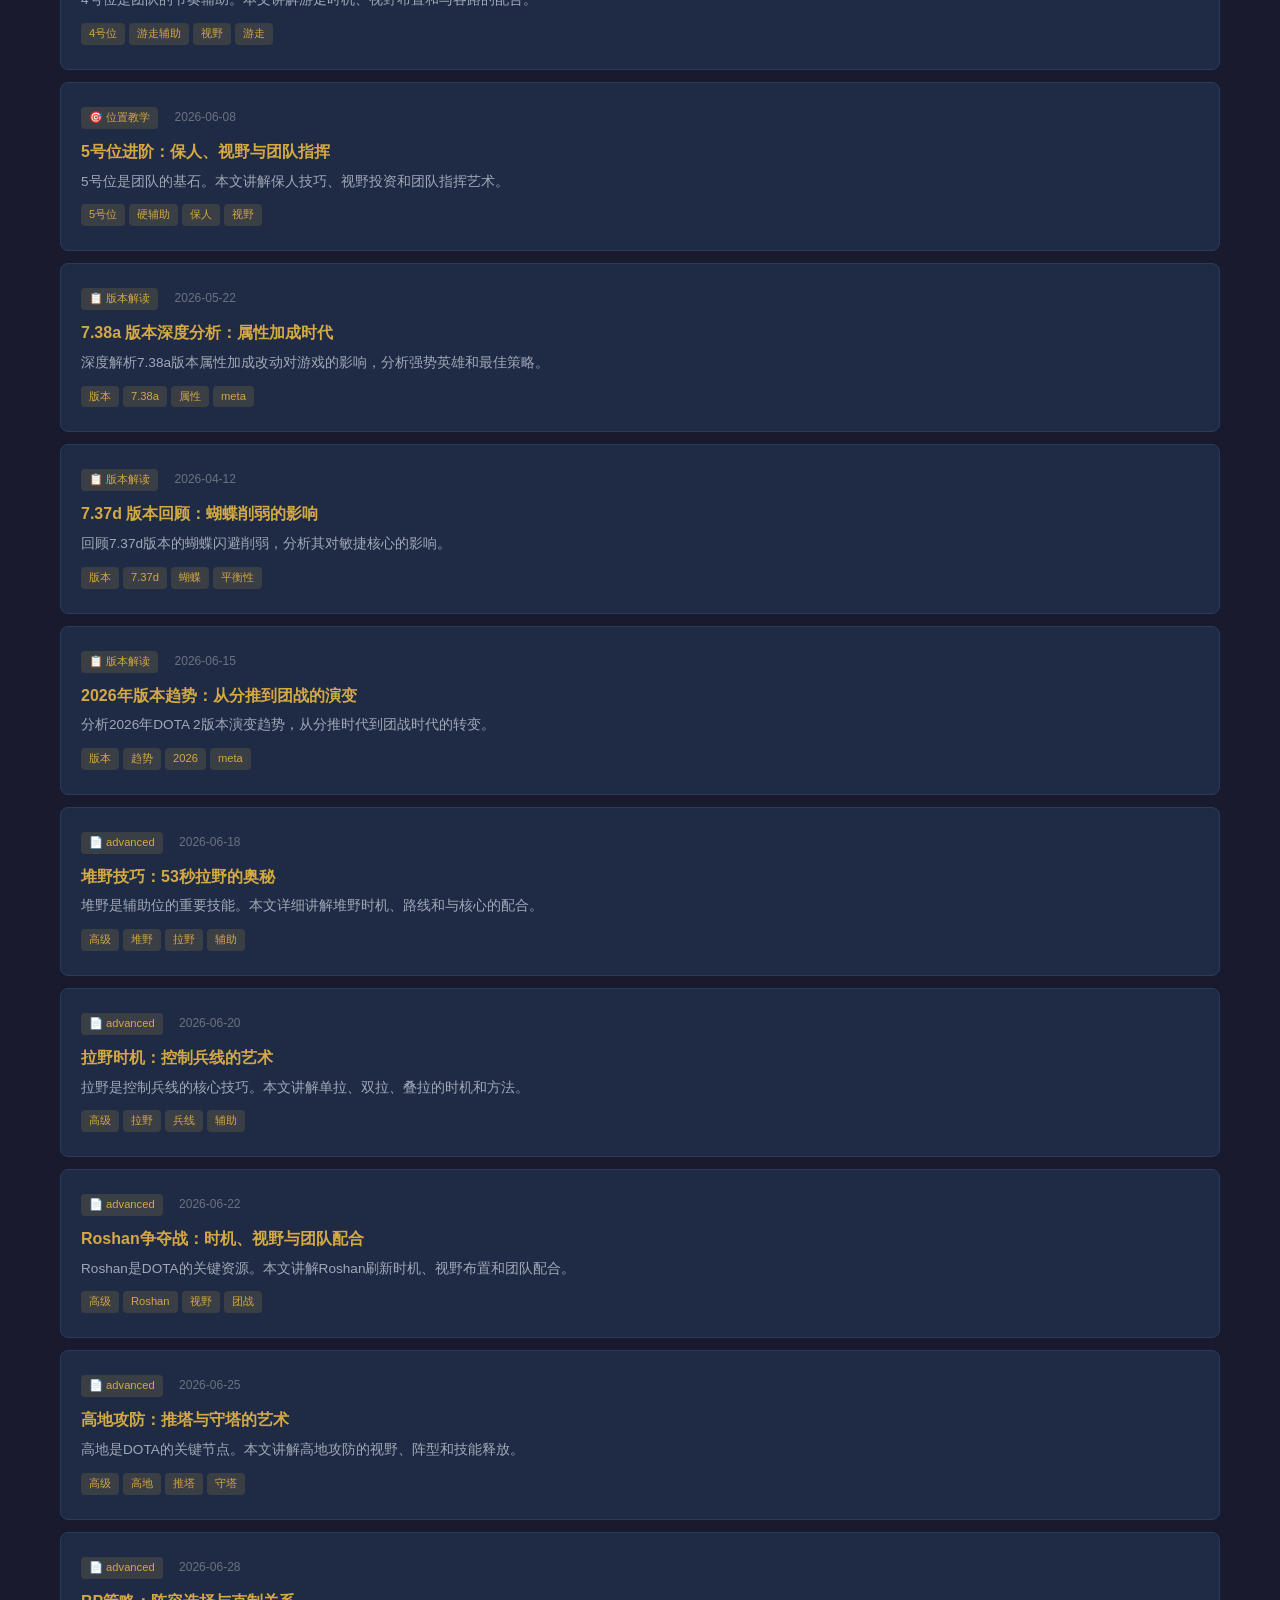
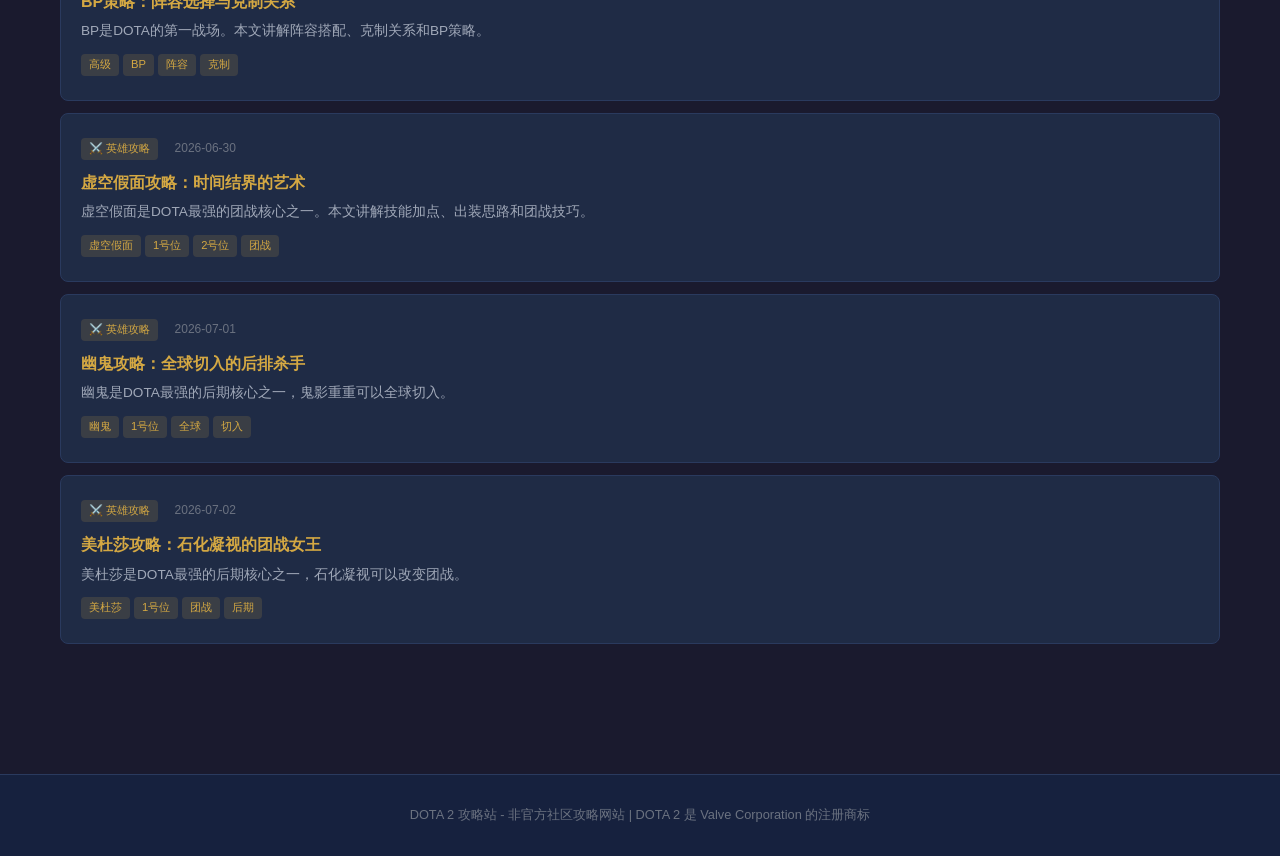
<file: guides.html>
<!DOCTYPE html>
<html lang="zh-CN">
<head>
  <meta charset="UTF-8">
  <meta name="viewport" content="width=device-width, initial-scale=1.0">
  <title>攻略中心 - DOTA 2 攻略站</title>
  <meta name="description" content="DOTA 2 攻略大全：新手教程、英雄攻略、位置教学、版本解读。33篇精选攻略，从入门到精通。">
  <meta name="keywords" content="DOTA2攻略,DOTA2新手教程,DOTA2英雄攻略,DOTA2位置教学,DOTA2版本解读">
  <meta name="robots" content="index, follow">
  <link rel="canonical" href="https://lxsyz.github.io/dota2-guide/guides.html">

  <!-- Open Graph -->
  <meta property="og:title" content="攻略中心 - DOTA 2 攻略站">
  <meta property="og:description" content="DOTA 2 攻略大全：新手教程、英雄攻略、位置教学、版本解读。33篇精选攻略。">
  <meta property="og:type" content="website">
  <meta property="og:url" content="https://lxsyz.github.io/dota2-guide/guides.html">
  <meta property="og:site_name" content="DOTA 2 攻略站">
  <meta property="og:locale" content="zh_CN">

  <!-- Twitter Card -->
  <meta name="twitter:card" content="summary_large_image">
  <meta name="twitter:title" content="攻略中心 - DOTA 2 攻略站">
  <meta name="twitter:description" content="DOTA 2 攻略大全：新手教程、英雄攻略、位置教学、版本解读。">
  <link rel="stylesheet" href="css/style.css">
  <link rel="stylesheet" href="css/ads.css">
  <style>
    .guide-article { max-width: 800px; margin: 0 auto; }
    .guide-header { margin-bottom: 30px; }
    .guide-header h1 { font-family: var(--font-heading); font-size: 1.8rem; margin: 12px 0; color: var(--accent-gold); }
    .guide-summary { color: var(--text-secondary); font-size: 1rem; margin-bottom: 12px; }
    .guide-tags { display: flex; flex-wrap: wrap; gap: 6px; }
    .guide-meta { display: flex; gap: 12px; align-items: center; margin-bottom: 8px; }
    .guide-content { line-height: 1.8; }
    .guide-content h2 { font-family: var(--font-heading); font-size: 1.3rem; color: var(--accent-gold); margin: 24px 0 12px; padding-bottom: 8px; border-bottom: 1px solid var(--border-color); }
    .guide-content h3 { font-size: 1.1rem; color: var(--text-primary); margin: 20px 0 8px; }
    .guide-content p { margin-bottom: 12px; color: var(--text-secondary); }
    .guide-content ul { margin: 8px 0 16px 20px; }
    .guide-content li { margin-bottom: 6px; color: var(--text-secondary); }
    .guide-content strong { color: var(--text-primary); }
    .guide-content table { width: 100%; border-collapse: collapse; margin: 16px 0; }
    .guide-content th, .guide-content td { padding: 8px 12px; border: 1px solid var(--border-color); text-align: left; font-size: 0.85rem; }
    .guide-content th { background: var(--bg-secondary); color: var(--text-primary); }
    .guide-content td { color: var(--text-secondary); }
    .guide-footer { margin-top: 40px; padding-top: 20px; border-top: 1px solid var(--border-color); }
  </style>
</head>
<body>
  <header class="site-header">
    <nav class="nav-container">
      <a href="index.html" class="site-logo">⚔️ <span>DOTA 2</span> 攻略站</a>
      <ul class="nav-links">
        <li><a href="index.html">首页</a></li>
        <li><a href="heroes.html">英雄</a></li>
        <li><a href="items.html">物品</a></li>
        <li><a href="guides.html" class="active">攻略</a></li>
        <li><a href="meta.html">版本</a></li>
        <li><a href="tools.html">工具</a></li>
      </ul>
      <div class="nav-search">
        <input type="text" placeholder="搜索英雄/物品...">
        <div class="search-results"></div>
      </div>
      <button class="mobile-menu-btn">☰</button>
    </nav>
  </header>

  <main class="main-content">
    <div class="section-header">
      <h2>攻略中心</h2>
    </div>

    <div class="filter-bar" id="guide-filters">
      <button class="filter-btn active" data-filter="all">全部</button>
      <button class="filter-btn" data-filter="beginner">📖 新手教程</button>
      <button class="filter-btn" data-filter="hero">⚔️ 英雄攻略</button>
      <button class="filter-btn" data-filter="role">🎯 位置教学</button>
      <button class="filter-btn" data-filter="patch">📋 版本解读</button>
    </div>

    <!-- 广告位：列表内嵌 -->
    <div id="ad-list"></div>

    <div class="guide-list" id="guide-list">
      <p class="loading">加载中</p>
    </div>
  </main>

  <footer class="site-footer">
    <p>DOTA 2 攻略站 - 非官方社区攻略网站 | DOTA 2 是 Valve Corporation 的注册商标</p>
  </footer>

  <script src="js/app.js"></script>
  <script src="js/guides.js"></script>
  <script src="js/ads.js"></script>
</body>
</html>
</file>
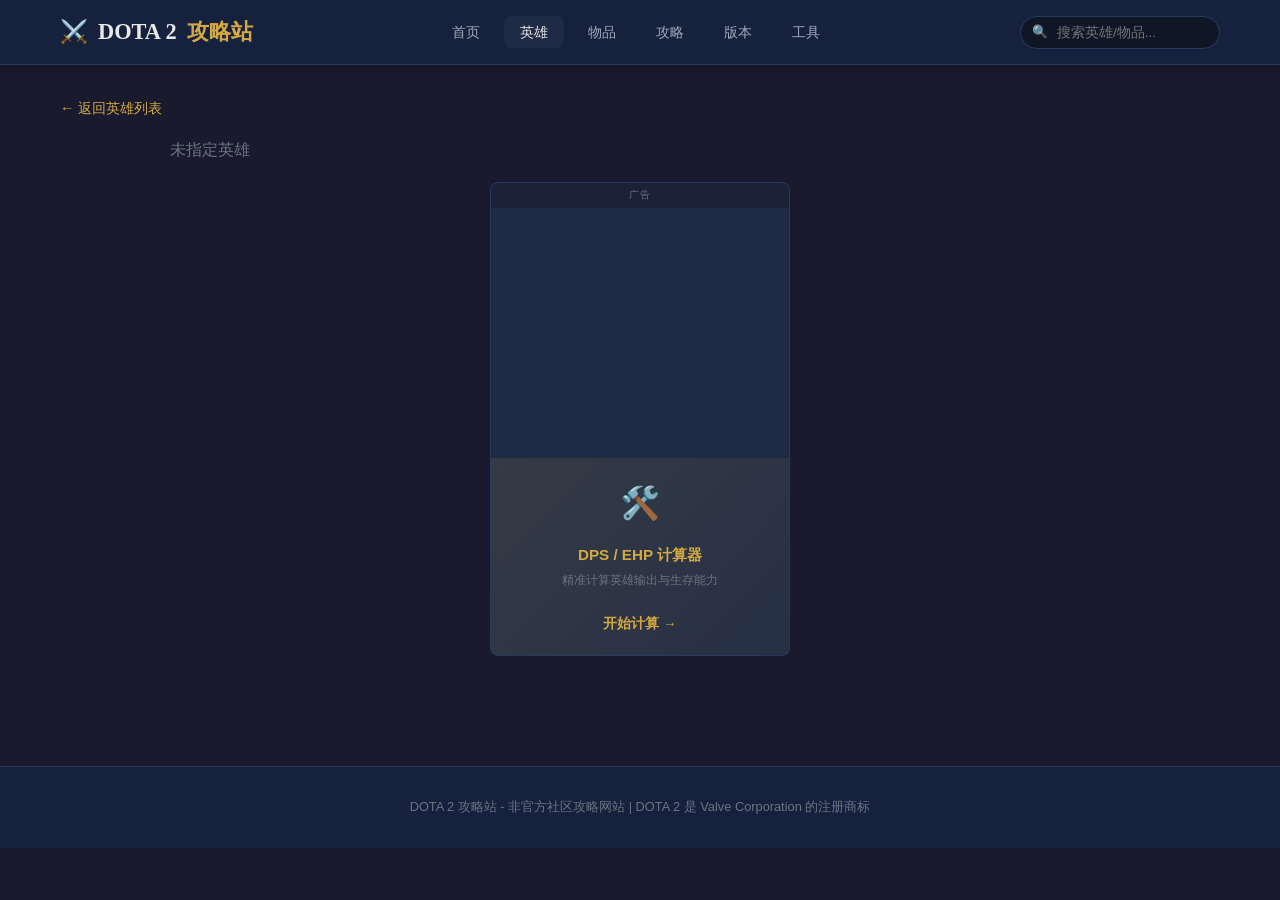
<file: hero-detail.html>
<!DOCTYPE html>
<html lang="zh-CN">
<head>
  <meta charset="UTF-8">
  <meta name="viewport" content="width=device-width, initial-scale=1.0">
  <title>英雄详情 - DOTA 2 攻略站</title>
  <meta name="description" content="DOTA 2 英雄详情页，查看英雄属性、技能、出装方案和加点顺序。">
  <meta name="keywords" content="DOTA2英雄详情,DOTA2英雄出装,DOTA2英雄加点,DOTA2英雄技能">
  <meta name="robots" content="index, follow">
  <link rel="canonical" href="https://lxsyz.github.io/dota2-guide/hero-detail.html">

  <!-- Open Graph -->
  <meta property="og:title" content="英雄详情 - DOTA 2 攻略站">
  <meta property="og:description" content="DOTA 2 英雄详情页，查看英雄属性、技能、出装方案和加点顺序。">
  <meta property="og:type" content="website">
  <meta property="og:url" content="https://lxsyz.github.io/dota2-guide/hero-detail.html">
  <meta property="og:site_name" content="DOTA 2 攻略站">
  <meta property="og:locale" content="zh_CN">

  <!-- Twitter Card -->
  <meta name="twitter:card" content="summary_large_image">
  <meta name="twitter:title" content="英雄详情 - DOTA 2 攻略站">
  <meta name="twitter:description" content="DOTA 2 英雄详情页，查看英雄属性、技能、出装方案和加点顺序。">

  <!-- BreadcrumbList Structured Data -->
  <script type="application/ld+json">
  {
    "@context": "https://schema.org",
    "@type": "BreadcrumbList",
    "itemListElement": [
      { "@type": "ListItem", "position": 1, "name": "首页", "item": "https://lxsyz.github.io/dota2-guide/" },
      { "@type": "ListItem", "position": 2, "name": "英雄", "item": "https://lxsyz.github.io/dota2-guide/heroes.html" },
      { "@type": "ListItem", "position": 3, "name": "英雄详情" }
    ]
  }
  </script>
  <link rel="stylesheet" href="css/style.css">
  <link rel="stylesheet" href="css/heroes.css">
  <link rel="stylesheet" href="css/ads.css">
</head>
<body>
  <header class="site-header">
    <nav class="nav-container">
      <a href="index.html" class="site-logo">⚔️ <span>DOTA 2</span> 攻略站</a>
      <ul class="nav-links">
        <li><a href="index.html">首页</a></li>
        <li><a href="heroes.html" class="active">英雄</a></li>
        <li><a href="items.html">物品</a></li>
        <li><a href="guides.html">攻略</a></li>
        <li><a href="meta.html">版本</a></li>
        <li><a href="tools.html">工具</a></li>
      </ul>
      <div class="nav-search">
        <input type="text" placeholder="搜索英雄/物品...">
        <div class="search-results"></div>
      </div>
      <button class="mobile-menu-btn">☰</button>
    </nav>
  </header>

  <main class="main-content">
    <div style="margin-bottom:16px">
      <a href="heroes.html" style="font-size:0.9rem">← 返回英雄列表</a>
    </div>
    <div class="hero-detail" id="hero-detail">
      <p class="loading">加载中</p>
    </div>

    <!-- 广告位：侧边栏 -->
    <div id="ad-sidebar"></div>
  </main>

  <footer class="site-footer">
    <p>DOTA 2 攻略站 - 非官方社区攻略网站 | DOTA 2 是 Valve Corporation 的注册商标</p>
  </footer>

  <script src="js/app.js"></script>
  <script src="js/seo.js"></script>
  <script src="js/heroes.js"></script>
  <script src="js/ads.js"></script>
</body>
</html>
</file>
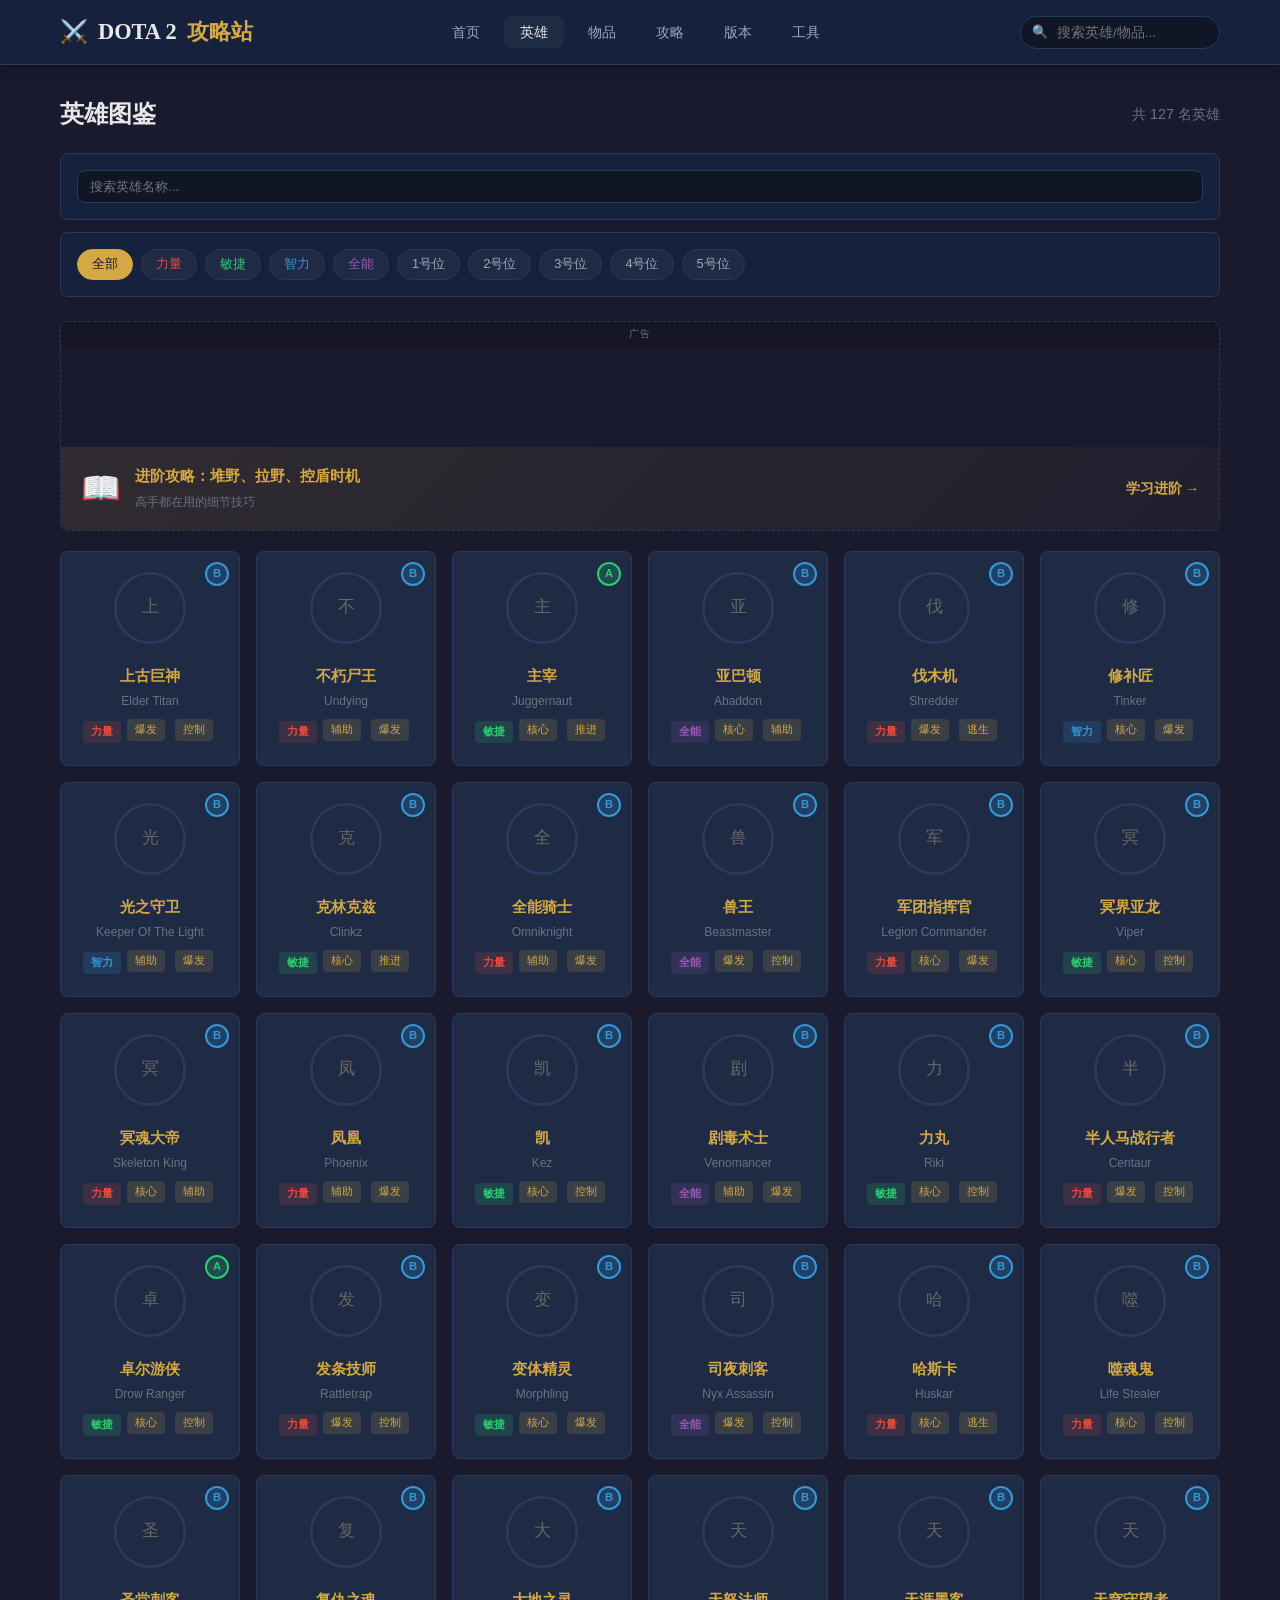
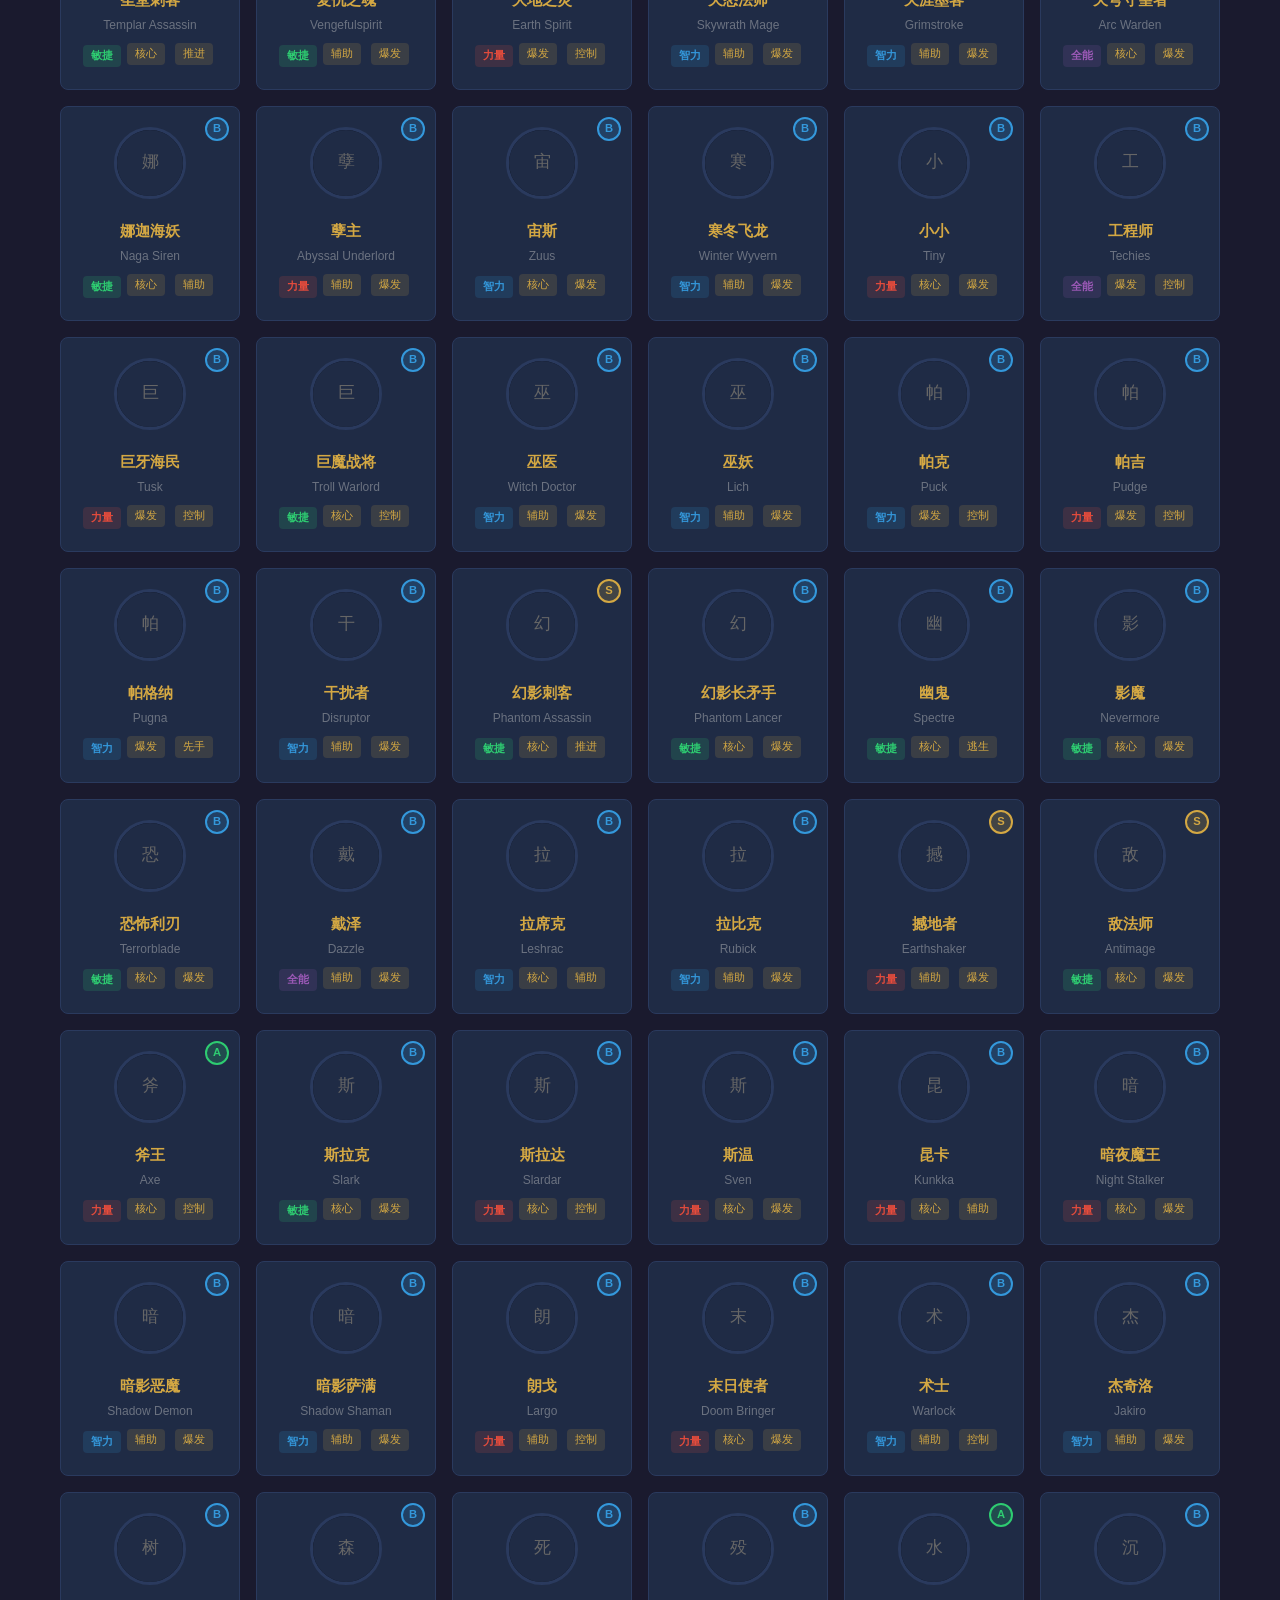
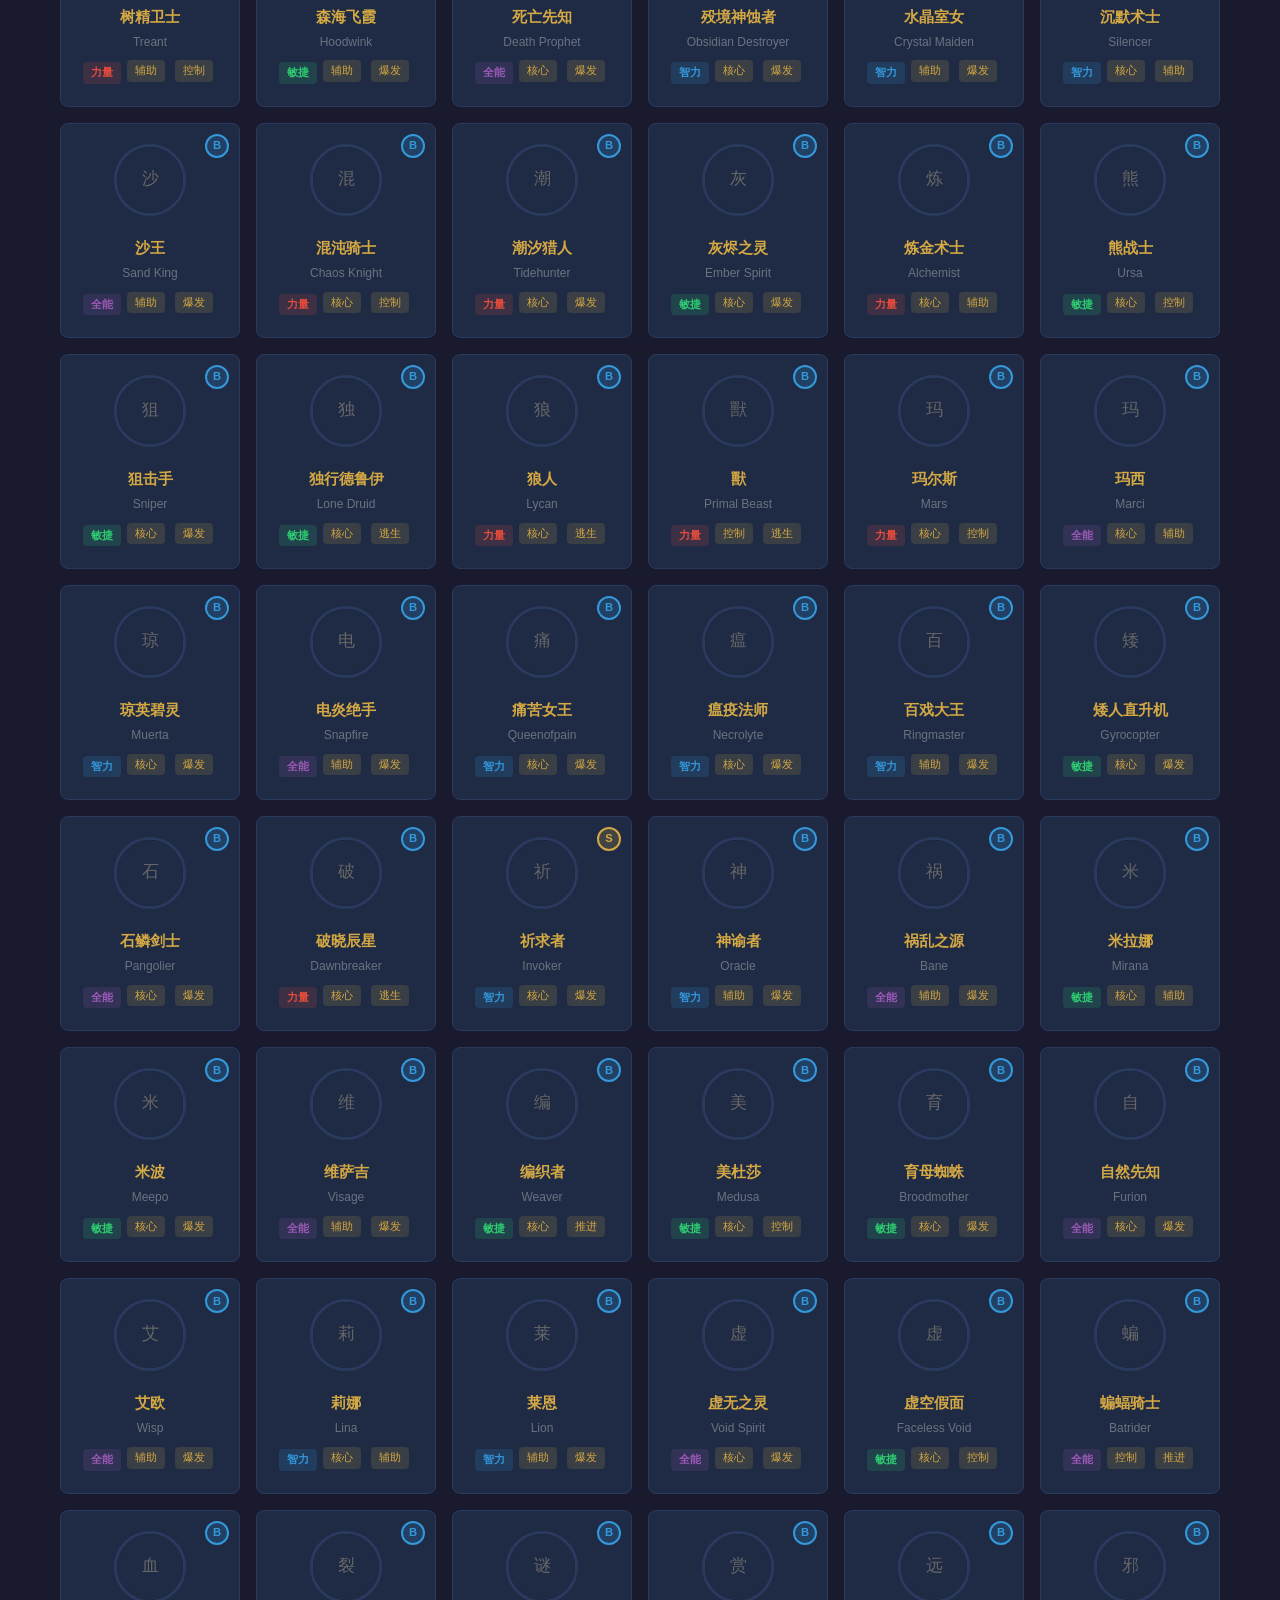
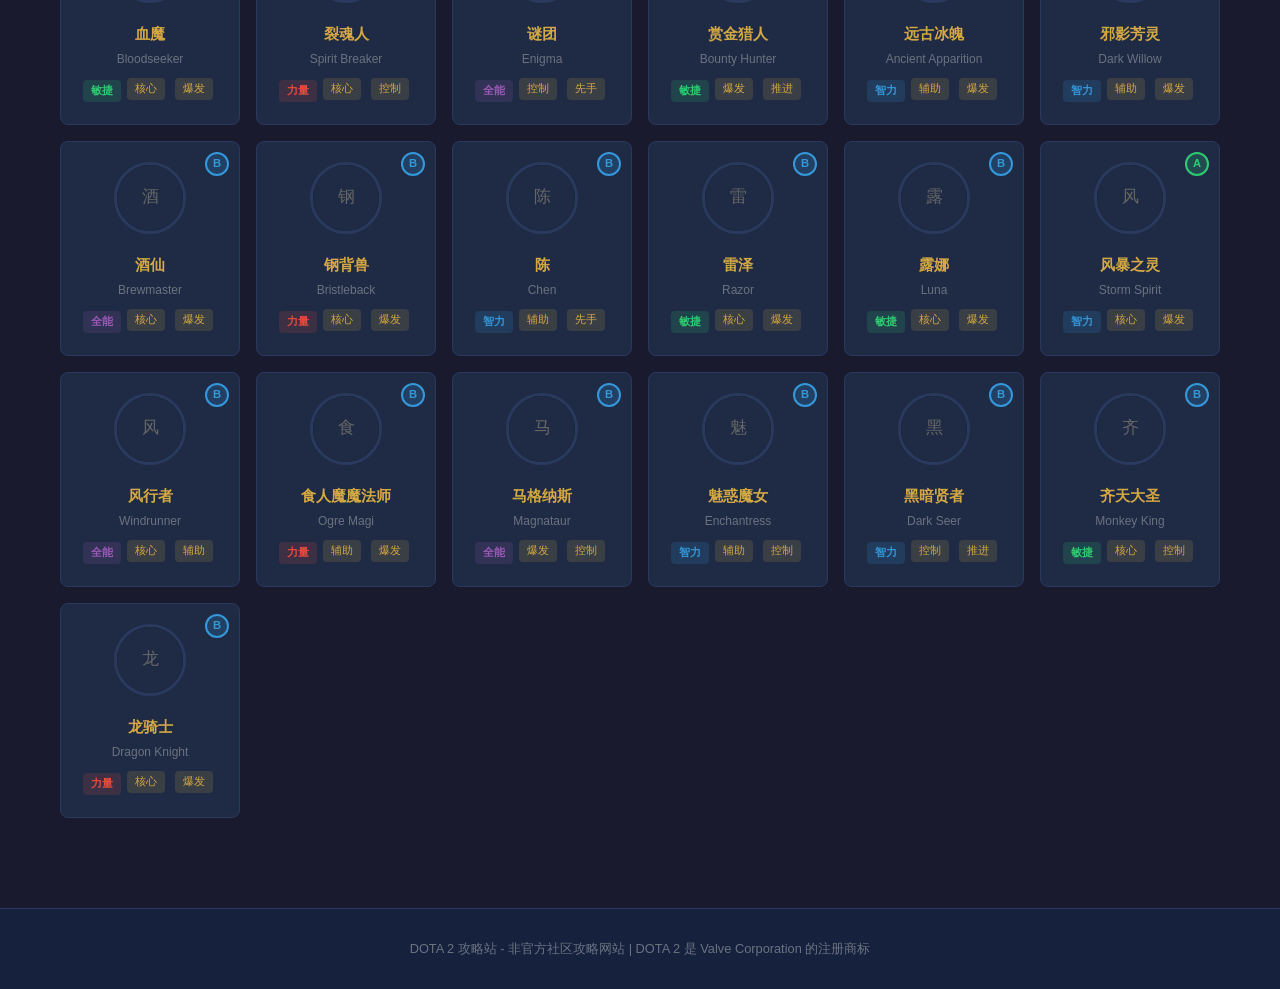
<file: heroes.html>
<!DOCTYPE html>
<html lang="zh-CN">
<head>
  <meta charset="UTF-8">
  <meta name="viewport" content="width=device-width, initial-scale=1.0">
  <title>英雄图鉴 - DOTA 2 攻略站</title>
  <meta name="description" content="DOTA 2 全英雄列表，按属性、定位筛选，查看出装加点攻略。127位英雄完整数据，力量、敏捷、智力、全能四大属性分类，1-5号位定位筛选。">
  <meta name="keywords" content="DOTA2英雄,DOTA2英雄图鉴,DOTA2英雄出装,DOTA2英雄加点,DOTA2英雄属性">
  <meta name="robots" content="index, follow">
  <link rel="canonical" href="https://lxsyz.github.io/dota2-guide/heroes.html">

  <!-- Open Graph -->
  <meta property="og:title" content="英雄图鉴 - DOTA 2 攻略站">
  <meta property="og:description" content="DOTA 2 全英雄列表，按属性、定位筛选，查看出装加点攻略。127位英雄完整数据。">
  <meta property="og:type" content="website">
  <meta property="og:url" content="https://lxsyz.github.io/dota2-guide/heroes.html">
  <meta property="og:site_name" content="DOTA 2 攻略站">
  <meta property="og:locale" content="zh_CN">

  <!-- Twitter Card -->
  <meta name="twitter:card" content="summary_large_image">
  <meta name="twitter:title" content="英雄图鉴 - DOTA 2 攻略站">
  <meta name="twitter:description" content="DOTA 2 全英雄列表，按属性、定位筛选，查看出装加点攻略。">
  <link rel="stylesheet" href="css/style.css">
  <link rel="stylesheet" href="css/heroes.css">
  <link rel="stylesheet" href="css/ads.css">
</head>
<body>
  <header class="site-header">
    <nav class="nav-container">
      <a href="index.html" class="site-logo">⚔️ <span>DOTA 2</span> 攻略站</a>
      <ul class="nav-links">
        <li><a href="index.html">首页</a></li>
        <li><a href="heroes.html" class="active">英雄</a></li>
        <li><a href="items.html">物品</a></li>
        <li><a href="guides.html">攻略</a></li>
        <li><a href="meta.html">版本</a></li>
        <li><a href="tools.html">工具</a></li>
      </ul>
      <div class="nav-search">
        <input type="text" placeholder="搜索英雄/物品...">
        <div class="search-results"></div>
      </div>
      <button class="mobile-menu-btn">☰</button>
    </nav>
  </header>

  <main class="main-content">
    <div class="section-header">
      <h2>英雄图鉴</h2>
      <span id="hero-count" class="text-muted" style="font-size:0.9rem"></span>
    </div>

    <div class="filter-bar" style="margin-bottom:12px">
      <input id="hero-search" type="text" placeholder="搜索英雄名称..." style="flex:1;min-width:200px;padding:8px 12px;background:var(--bg-input);border:1px solid var(--border-color);border-radius:var(--radius);color:var(--text-primary)">
    </div>

    <div class="filter-bar" id="hero-filters">
      <button class="filter-btn active" data-filter="all">全部</button>
      <button class="filter-btn" data-filter="str" style="color:var(--color-str)">力量</button>
      <button class="filter-btn" data-filter="agi" style="color:var(--color-agi)">敏捷</button>
      <button class="filter-btn" data-filter="int" style="color:var(--color-int)">智力</button>
      <button class="filter-btn" data-filter="uni" style="color:var(--color-uni)">全能</button>
      <button class="filter-btn" data-filter="1">1号位</button>
      <button class="filter-btn" data-filter="2">2号位</button>
      <button class="filter-btn" data-filter="3">3号位</button>
      <button class="filter-btn" data-filter="4">4号位</button>
      <button class="filter-btn" data-filter="5">5号位</button>
    </div>

    <!-- 广告位：列表内嵌 -->
    <div id="ad-list"></div>

    <div class="hero-grid" id="hero-grid">
      <p class="loading">加载中</p>
    </div>
  </main>

  <footer class="site-footer">
    <p>DOTA 2 攻略站 - 非官方社区攻略网站 | DOTA 2 是 Valve Corporation 的注册商标</p>
  </footer>

  <script src="js/app.js"></script>
  <script src="js/seo.js"></script>
  <script src="js/heroes.js"></script>
  <script src="js/ads.js"></script>
</body>
</html>
</file>
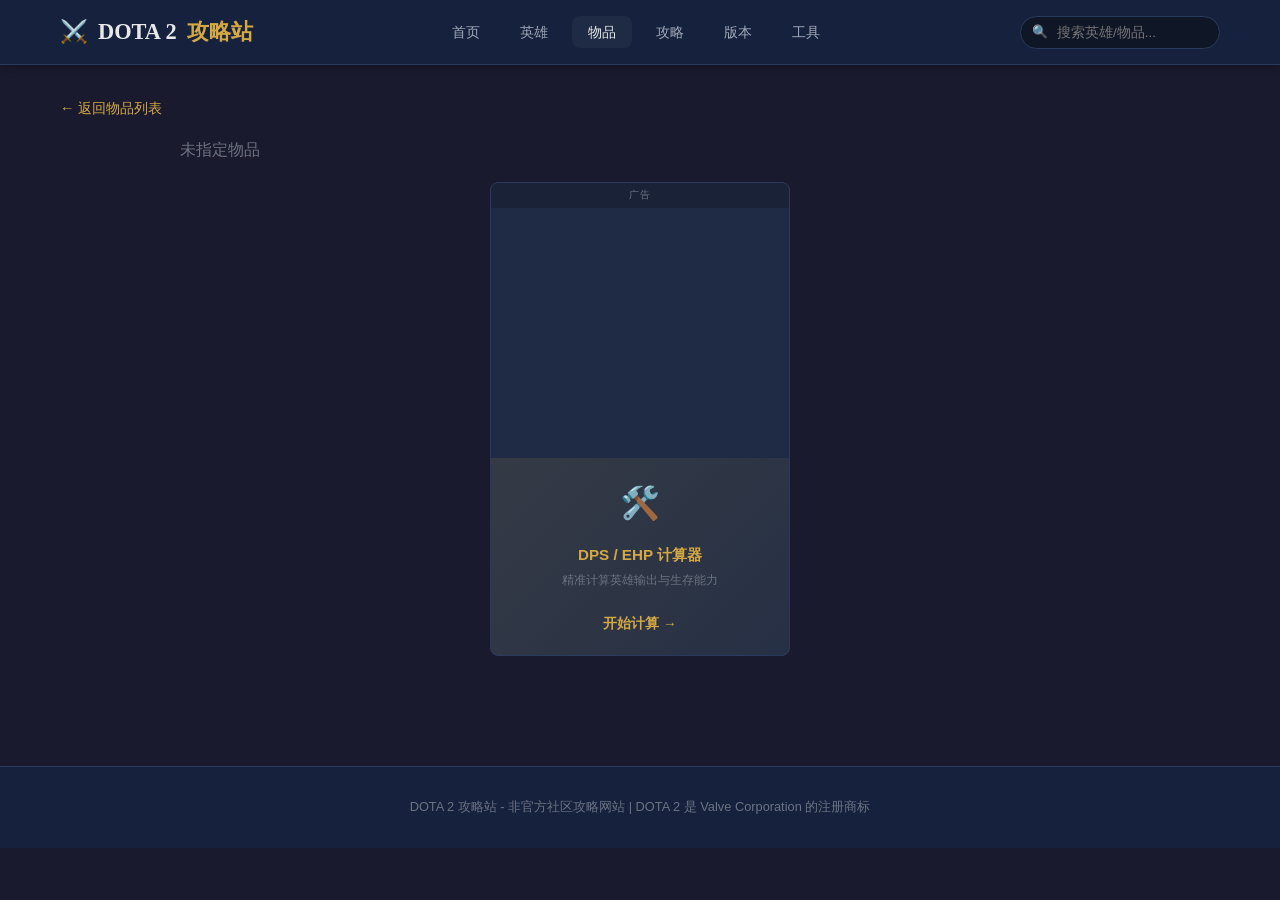
<file: item-detail.html>
<!DOCTYPE html>
<html lang="zh-CN">
<head>
  <meta charset="UTF-8">
  <meta name="viewport" content="width=device-width, initial-scale=1.0">
  <title>物品详情 - DOTA 2 攻略站</title>
  <meta name="description" content="DOTA 2 物品详情页，查看物品属性、效果、合成路线和价格。">
  <meta name="keywords" content="DOTA2物品详情,DOTA2装备属性,DOTA2物品合成,DOTA2装备效果">
  <meta name="robots" content="index, follow">
  <link rel="canonical" href="https://lxsyz.github.io/dota2-guide/item-detail.html">

  <!-- Open Graph -->
  <meta property="og:title" content="物品详情 - DOTA 2 攻略站">
  <meta property="og:description" content="DOTA 2 物品详情页，查看物品属性、效果、合成路线和价格。">
  <meta property="og:type" content="website">
  <meta property="og:url" content="https://lxsyz.github.io/dota2-guide/item-detail.html">
  <meta property="og:site_name" content="DOTA 2 攻略站">
  <meta property="og:locale" content="zh_CN">

  <!-- Twitter Card -->
  <meta name="twitter:card" content="summary_large_image">
  <meta name="twitter:title" content="物品详情 - DOTA 2 攻略站">
  <meta name="twitter:description" content="DOTA 2 物品详情页，查看物品属性、效果、合成路线和价格。">

  <!-- BreadcrumbList Structured Data -->
  <script type="application/ld+json">
  {
    "@context": "https://schema.org",
    "@type": "BreadcrumbList",
    "itemListElement": [
      { "@type": "ListItem", "position": 1, "name": "首页", "item": "https://lxsyz.github.io/dota2-guide/" },
      { "@type": "ListItem", "position": 2, "name": "物品", "item": "https://lxsyz.github.io/dota2-guide/items.html" },
      { "@type": "ListItem", "position": 3, "name": "物品详情" }
    ]
  }
  </script>
  <link rel="stylesheet" href="css/style.css">
  <link rel="stylesheet" href="css/items.css">
  <link rel="stylesheet" href="css/ads.css">
</head>
<body>
  <header class="site-header">
    <nav class="nav-container">
      <a href="index.html" class="site-logo">⚔️ <span>DOTA 2</span> 攻略站</a>
      <ul class="nav-links">
        <li><a href="index.html">首页</a></li>
        <li><a href="heroes.html">英雄</a></li>
        <li><a href="items.html" class="active">物品</a></li>
        <li><a href="guides.html">攻略</a></li>
        <li><a href="meta.html">版本</a></li>
        <li><a href="tools.html">工具</a></li>
      </ul>
      <div class="nav-search">
        <input type="text" placeholder="搜索英雄/物品...">
        <div class="search-results"></div>
      </div>
      <button class="mobile-menu-btn">☰</button>
    </nav>
  </header>

  <main class="main-content">
    <div style="margin-bottom:16px">
      <a href="items.html" style="font-size:0.9rem">← 返回物品列表</a>
    </div>
    <div class="item-detail" id="item-detail">
      <p class="loading">加载中</p>
    </div>

    <!-- 广告位：侧边栏 -->
    <div id="ad-sidebar"></div>
  </main>

  <footer class="site-footer">
    <p>DOTA 2 攻略站 - 非官方社区攻略网站 | DOTA 2 是 Valve Corporation 的注册商标</p>
  </footer>

  <script src="js/app.js"></script>
  <script src="js/seo.js"></script>
  <script src="js/items.js"></script>
  <script src="js/ads.js"></script>
</body>
</html>
</file>
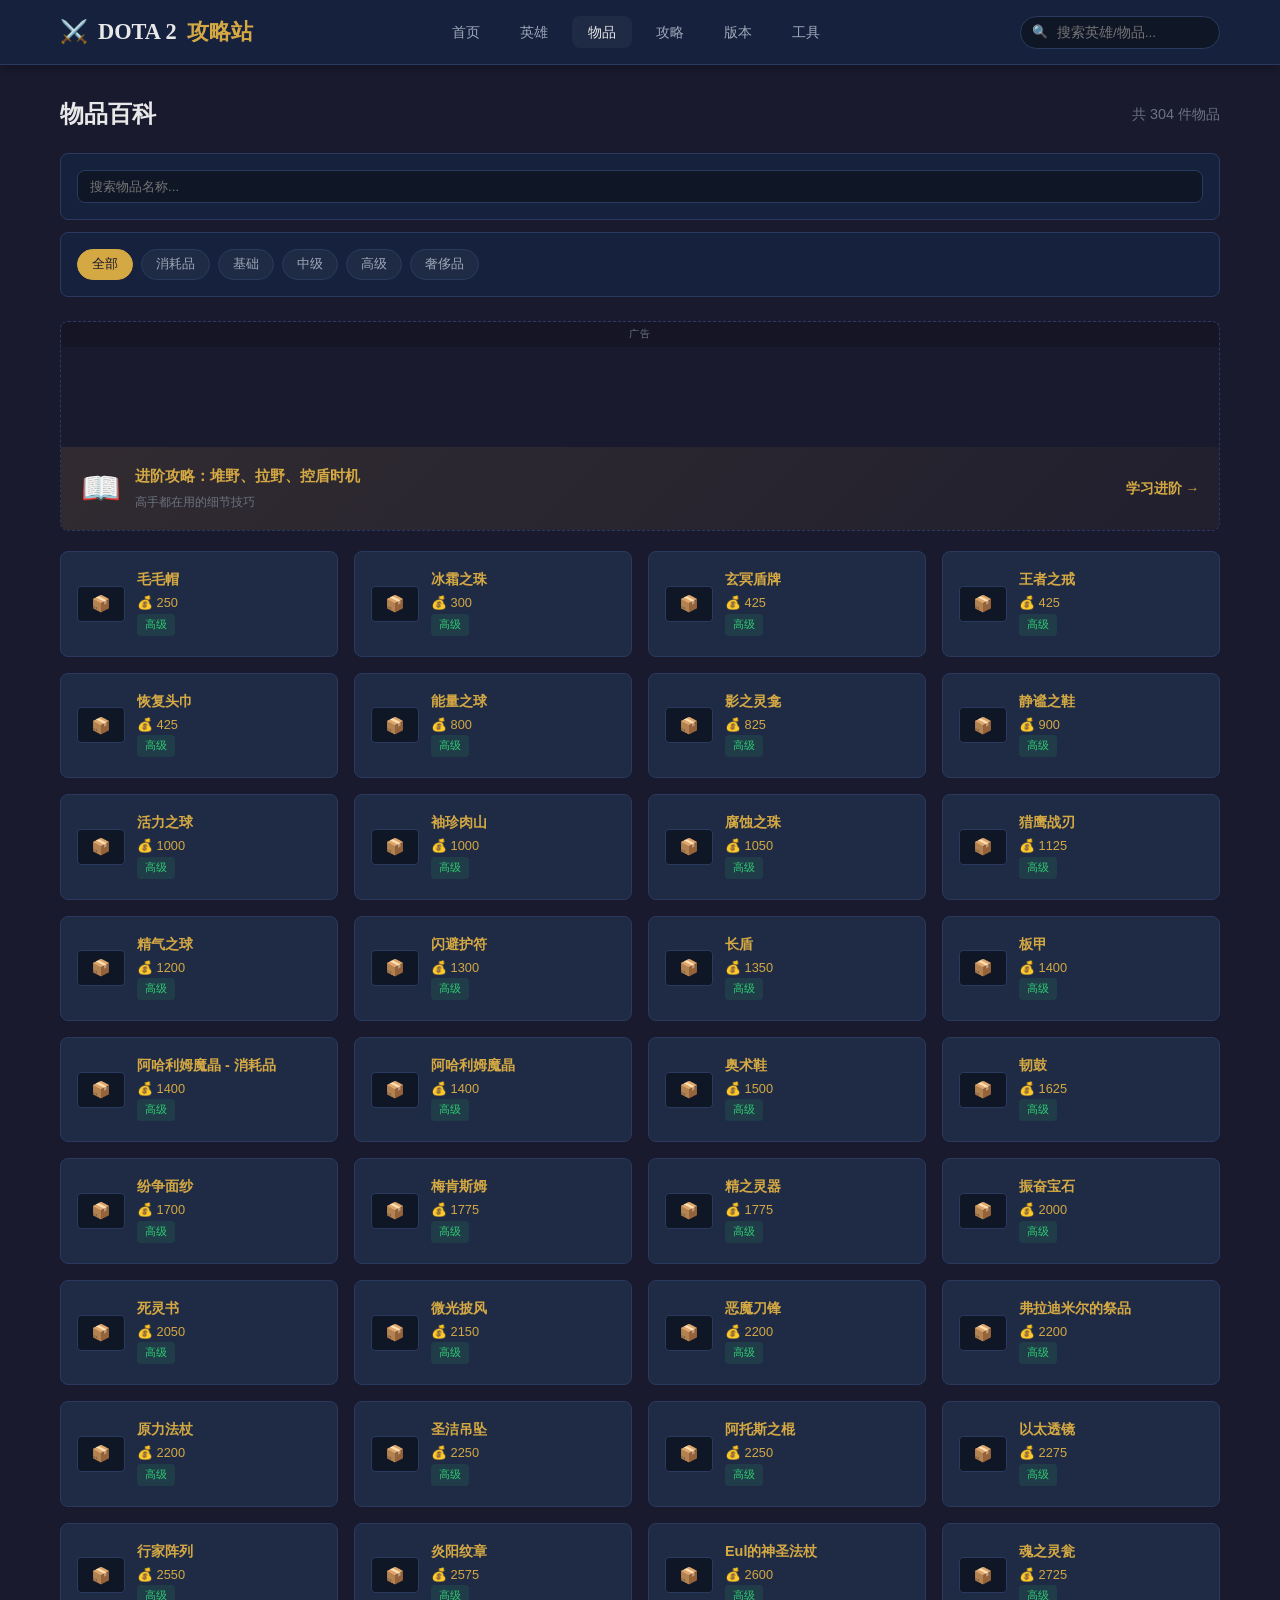
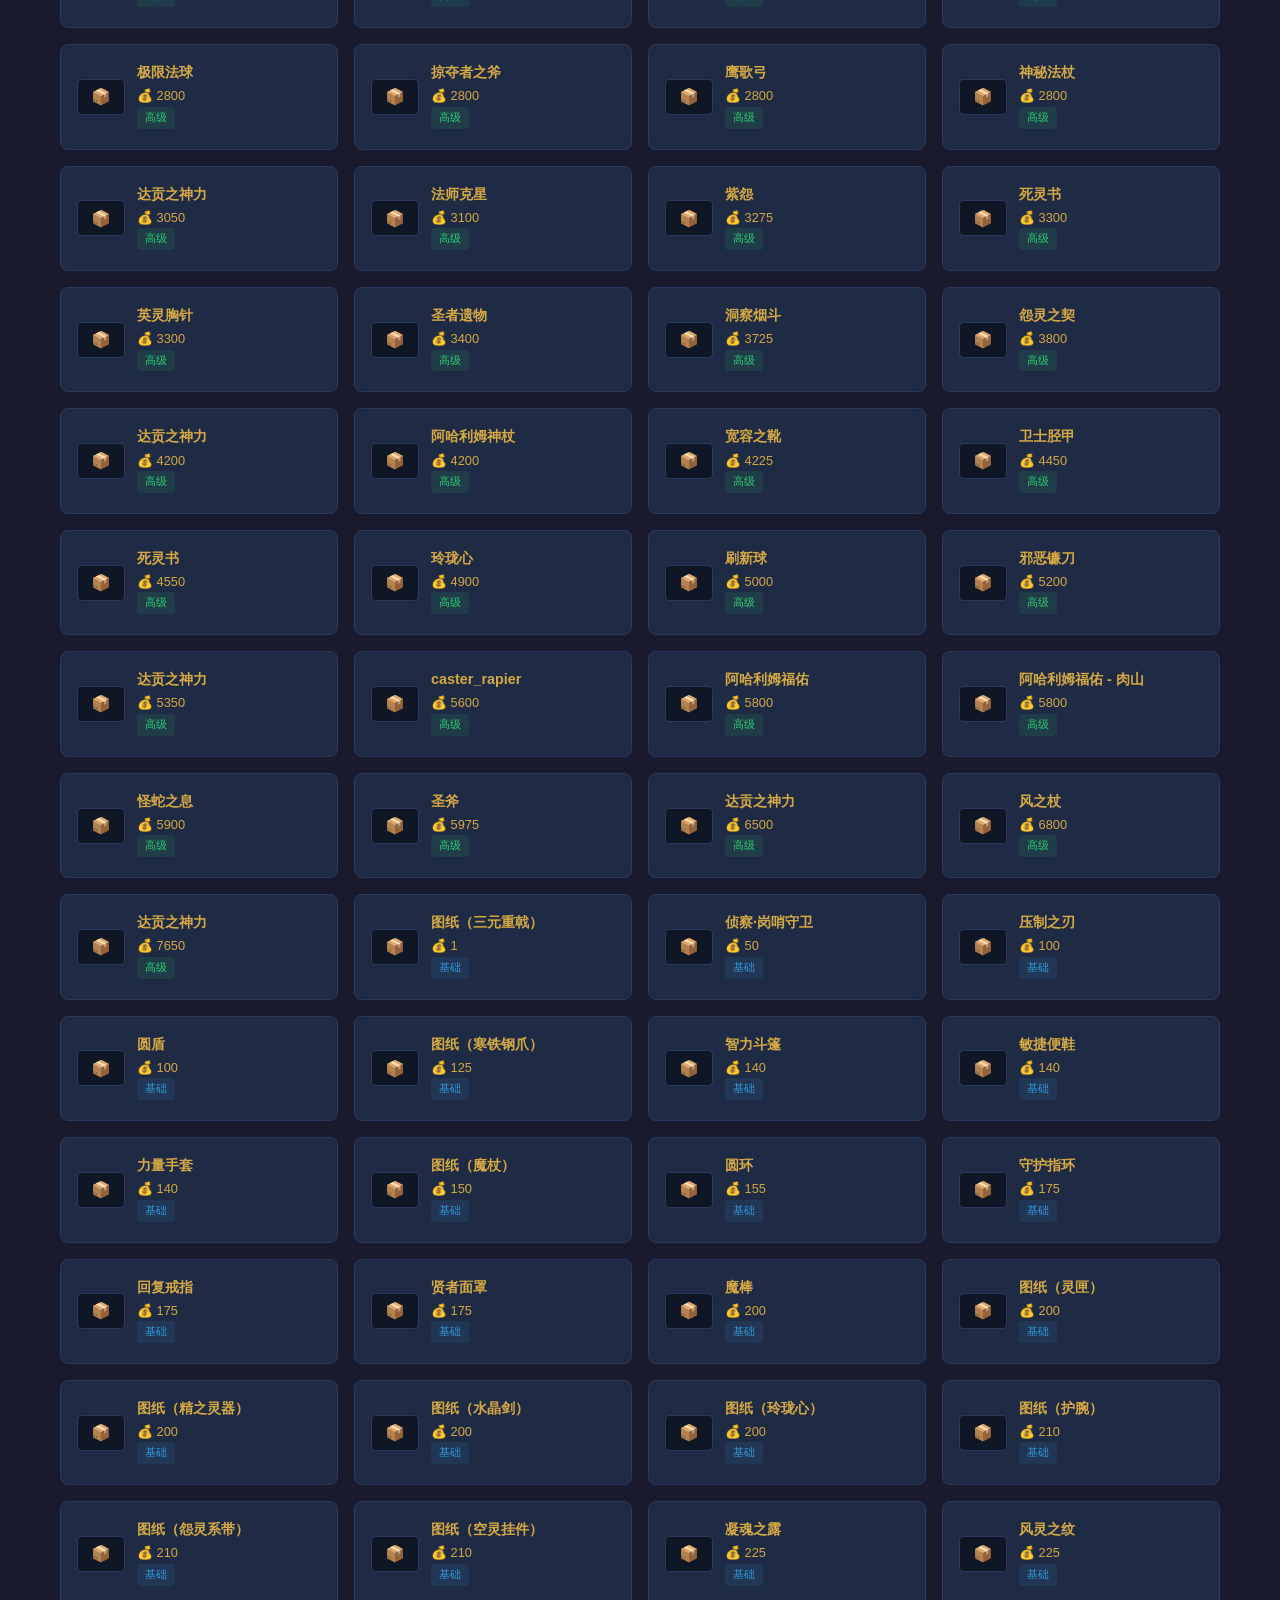
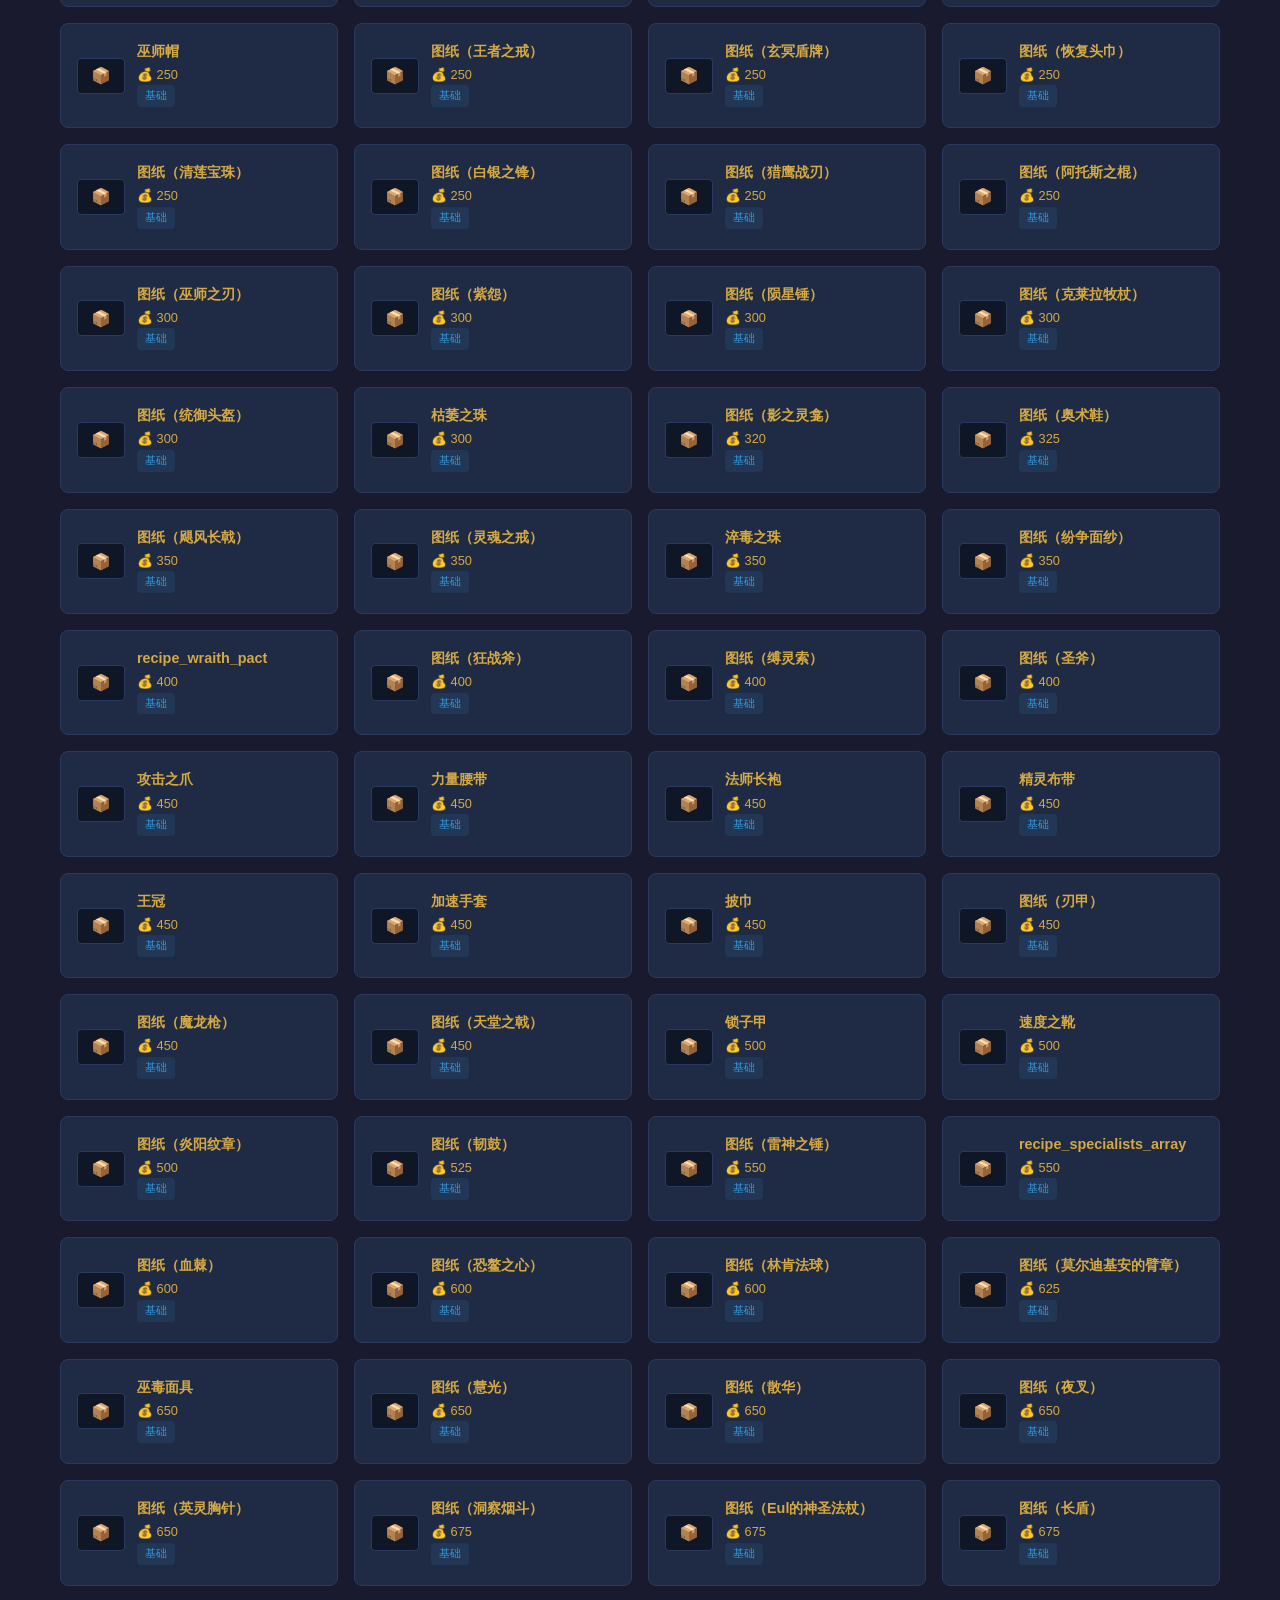
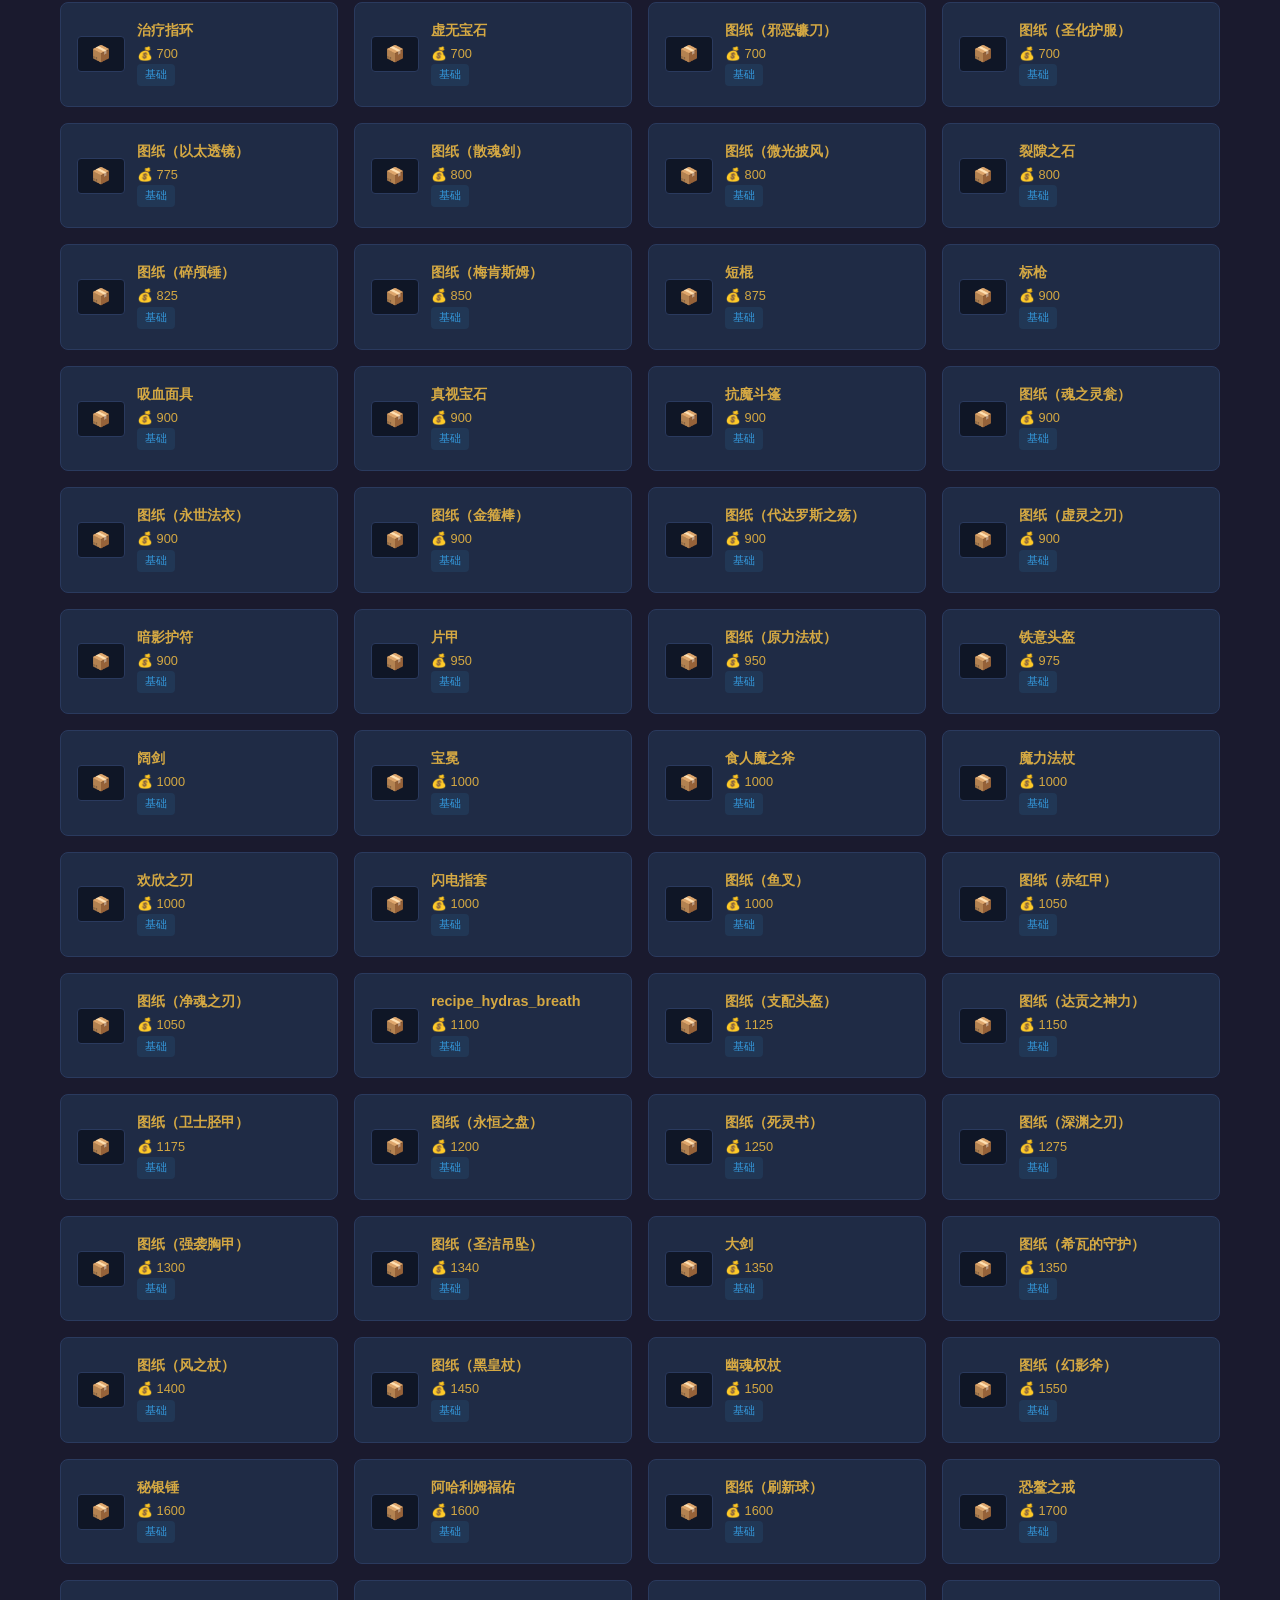
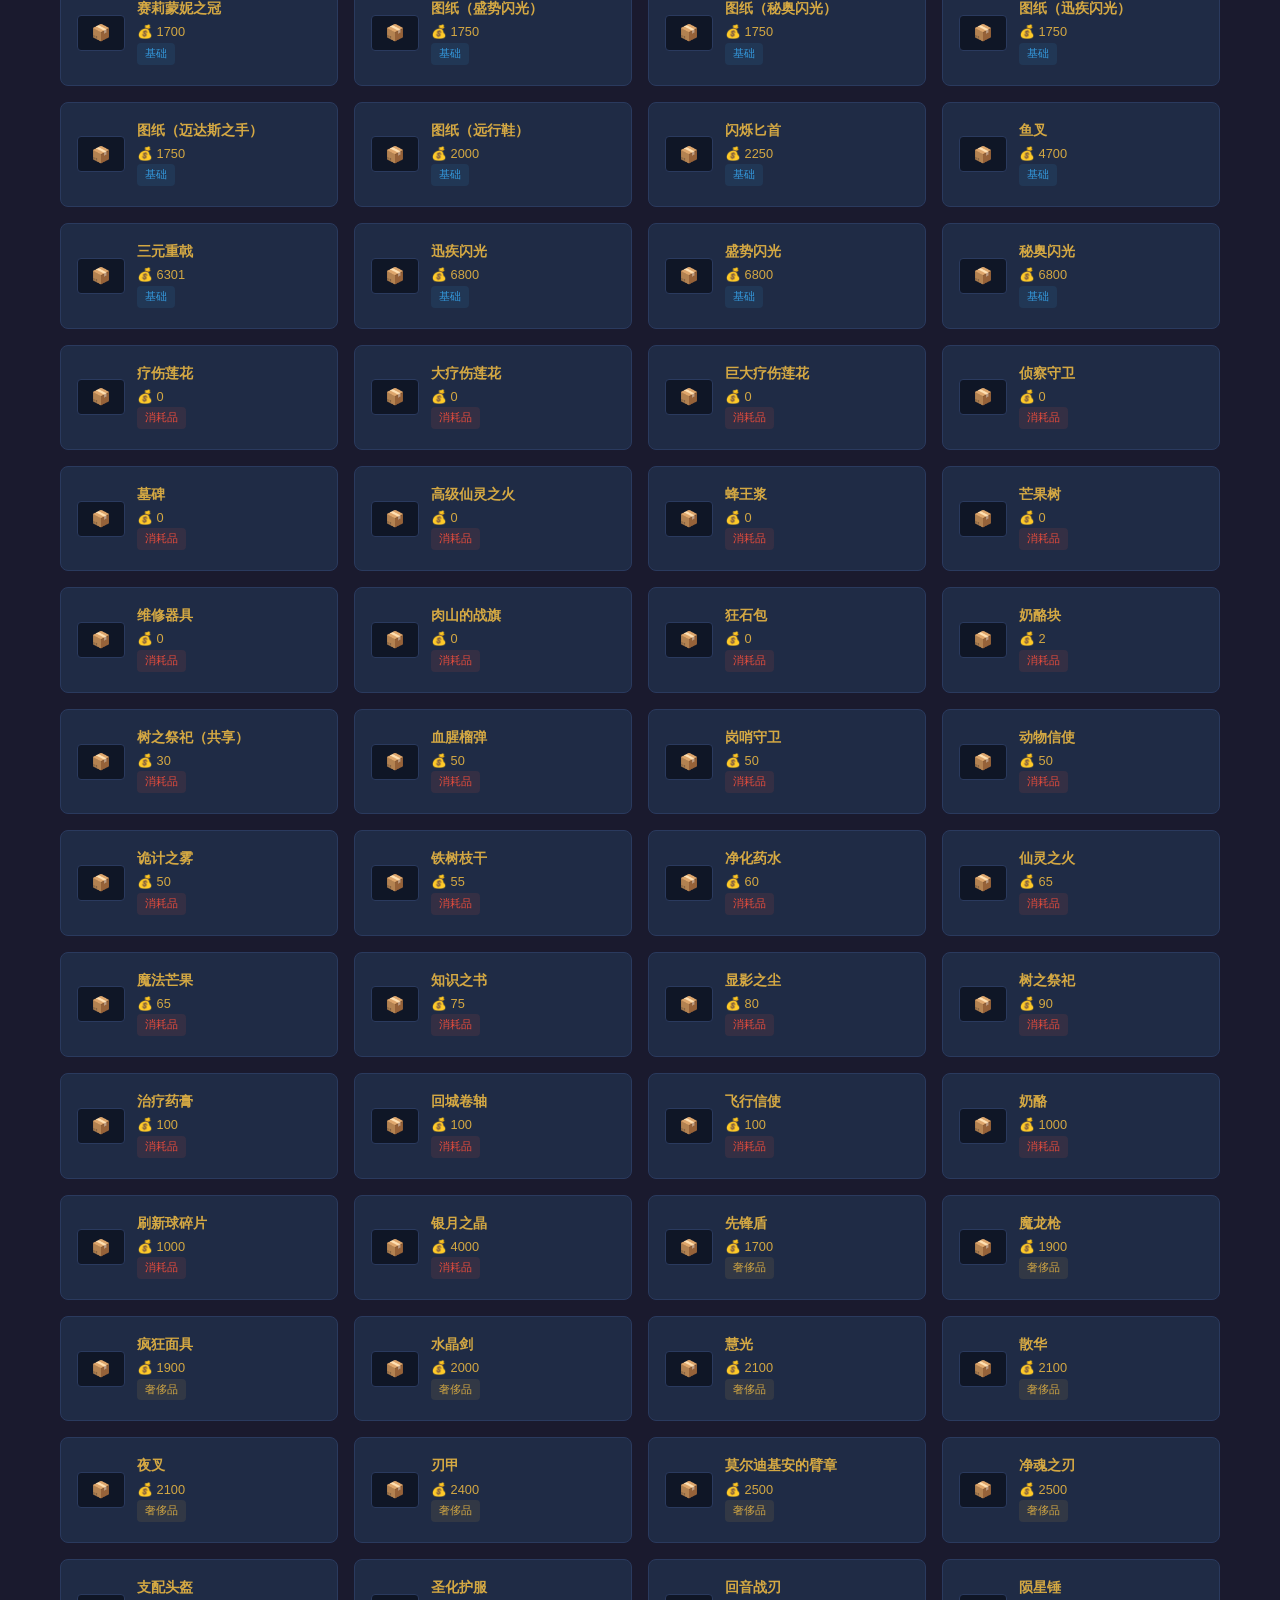
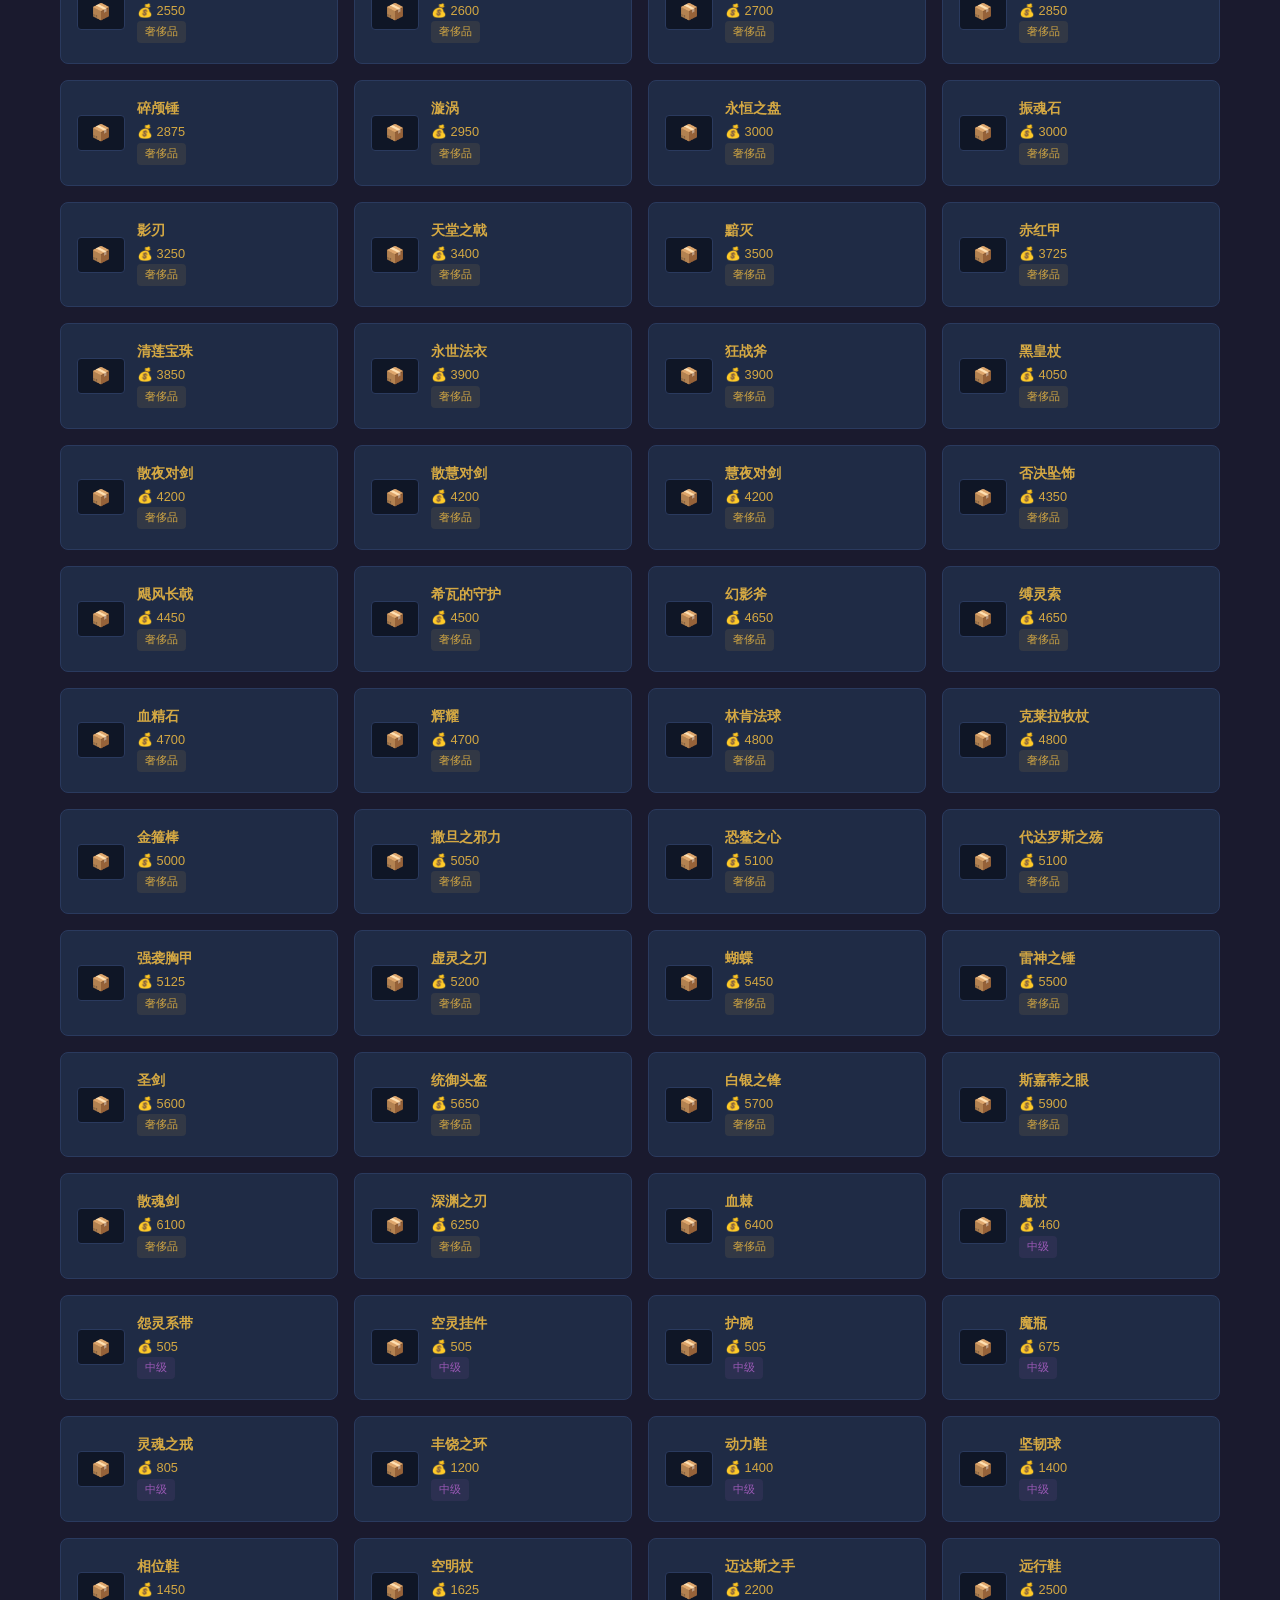
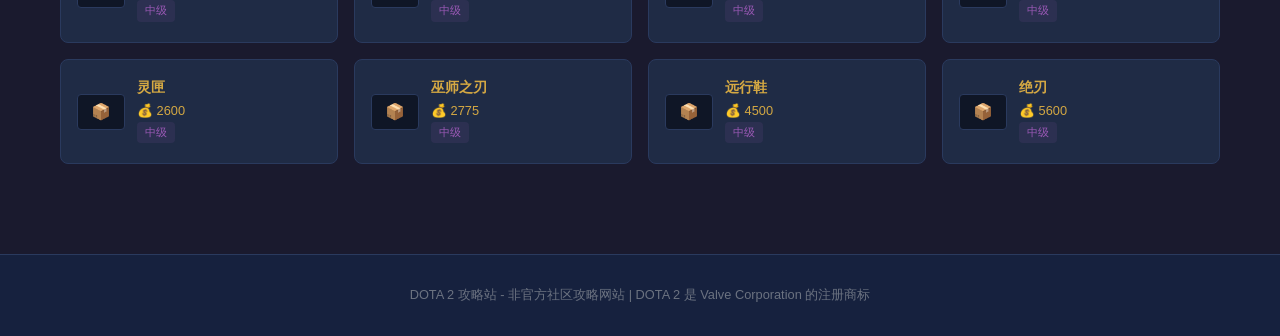
<file: items.html>
<!DOCTYPE html>
<html lang="zh-CN">
<head>
  <meta charset="UTF-8">
  <meta name="viewport" content="width=device-width, initial-scale=1.0">
  <title>物品百科 - DOTA 2 攻略站</title>
  <meta name="description" content="DOTA 2 全物品列表，查看物品属性、效果和合成路线。304件物品完整数据，消耗品、基础、中级、高级、奢侈品分类。">
  <meta name="keywords" content="DOTA2物品,DOTA2装备,DOTA2物品合成,DOTA2物品属性,DOTA2出装">
  <meta name="robots" content="index, follow">
  <link rel="canonical" href="https://lxsyz.github.io/dota2-guide/items.html">

  <!-- Open Graph -->
  <meta property="og:title" content="物品百科 - DOTA 2 攻略站">
  <meta property="og:description" content="DOTA 2 全物品列表，查看物品属性、效果和合成路线。304件物品完整数据。">
  <meta property="og:type" content="website">
  <meta property="og:url" content="https://lxsyz.github.io/dota2-guide/items.html">
  <meta property="og:site_name" content="DOTA 2 攻略站">
  <meta property="og:locale" content="zh_CN">

  <!-- Twitter Card -->
  <meta name="twitter:card" content="summary_large_image">
  <meta name="twitter:title" content="物品百科 - DOTA 2 攻略站">
  <meta name="twitter:description" content="DOTA 2 全物品列表，查看物品属性、效果和合成路线。">
  <link rel="stylesheet" href="css/style.css">
  <link rel="stylesheet" href="css/items.css">
  <link rel="stylesheet" href="css/ads.css">
</head>
<body>
  <header class="site-header">
    <nav class="nav-container">
      <a href="index.html" class="site-logo">⚔️ <span>DOTA 2</span> 攻略站</a>
      <ul class="nav-links">
        <li><a href="index.html">首页</a></li>
        <li><a href="heroes.html">英雄</a></li>
        <li><a href="items.html" class="active">物品</a></li>
        <li><a href="guides.html">攻略</a></li>
        <li><a href="meta.html">版本</a></li>
        <li><a href="tools.html">工具</a></li>
      </ul>
      <div class="nav-search">
        <input type="text" placeholder="搜索英雄/物品...">
        <div class="search-results"></div>
      </div>
      <button class="mobile-menu-btn">☰</button>
    </nav>
  </header>

  <main class="main-content">
    <div class="section-header">
      <h2>物品百科</h2>
      <span id="item-count" class="text-muted" style="font-size:0.9rem"></span>
    </div>

    <div class="filter-bar" style="margin-bottom:12px">
      <input id="item-search" type="text" placeholder="搜索物品名称..." style="flex:1;min-width:200px;padding:8px 12px;background:var(--bg-input);border:1px solid var(--border-color);border-radius:var(--radius);color:var(--text-primary)">
    </div>

    <div class="filter-bar" id="item-filters">
      <button class="filter-btn active" data-filter="all">全部</button>
      <button class="filter-btn" data-filter="consumable">消耗品</button>
      <button class="filter-btn" data-filter="basic">基础</button>
      <button class="filter-btn" data-filter="mid">中级</button>
      <button class="filter-btn" data-filter="advanced">高级</button>
      <button class="filter-btn" data-filter="luxury">奢侈品</button>
    </div>

    <!-- 广告位：列表内嵌 -->
    <div id="ad-list"></div>

    <div class="item-grid" id="item-grid">
      <p class="loading">加载中</p>
    </div>
  </main>

  <footer class="site-footer">
    <p>DOTA 2 攻略站 - 非官方社区攻略网站 | DOTA 2 是 Valve Corporation 的注册商标</p>
  </footer>

  <script src="js/app.js"></script>
  <script src="js/seo.js"></script>
  <script src="js/items.js"></script>
  <script src="js/ads.js"></script>
</body>
</html>
</file>
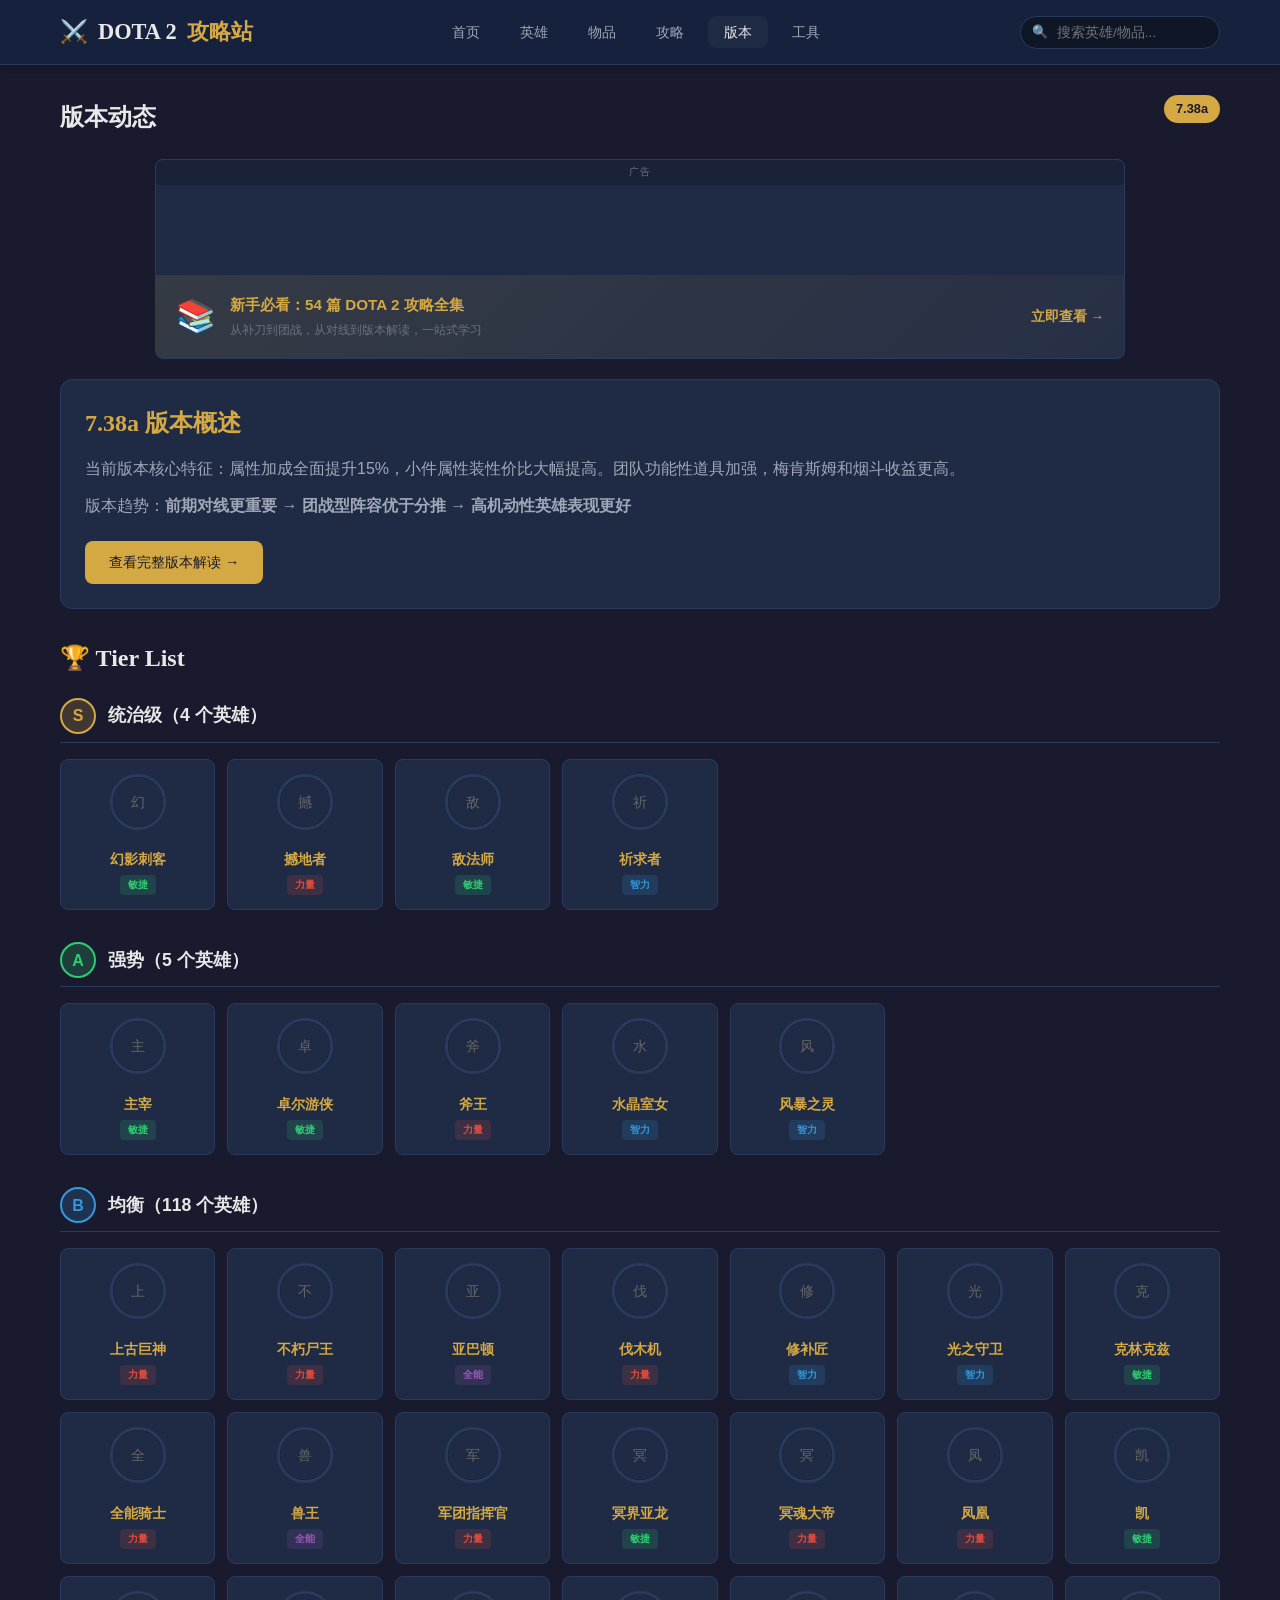
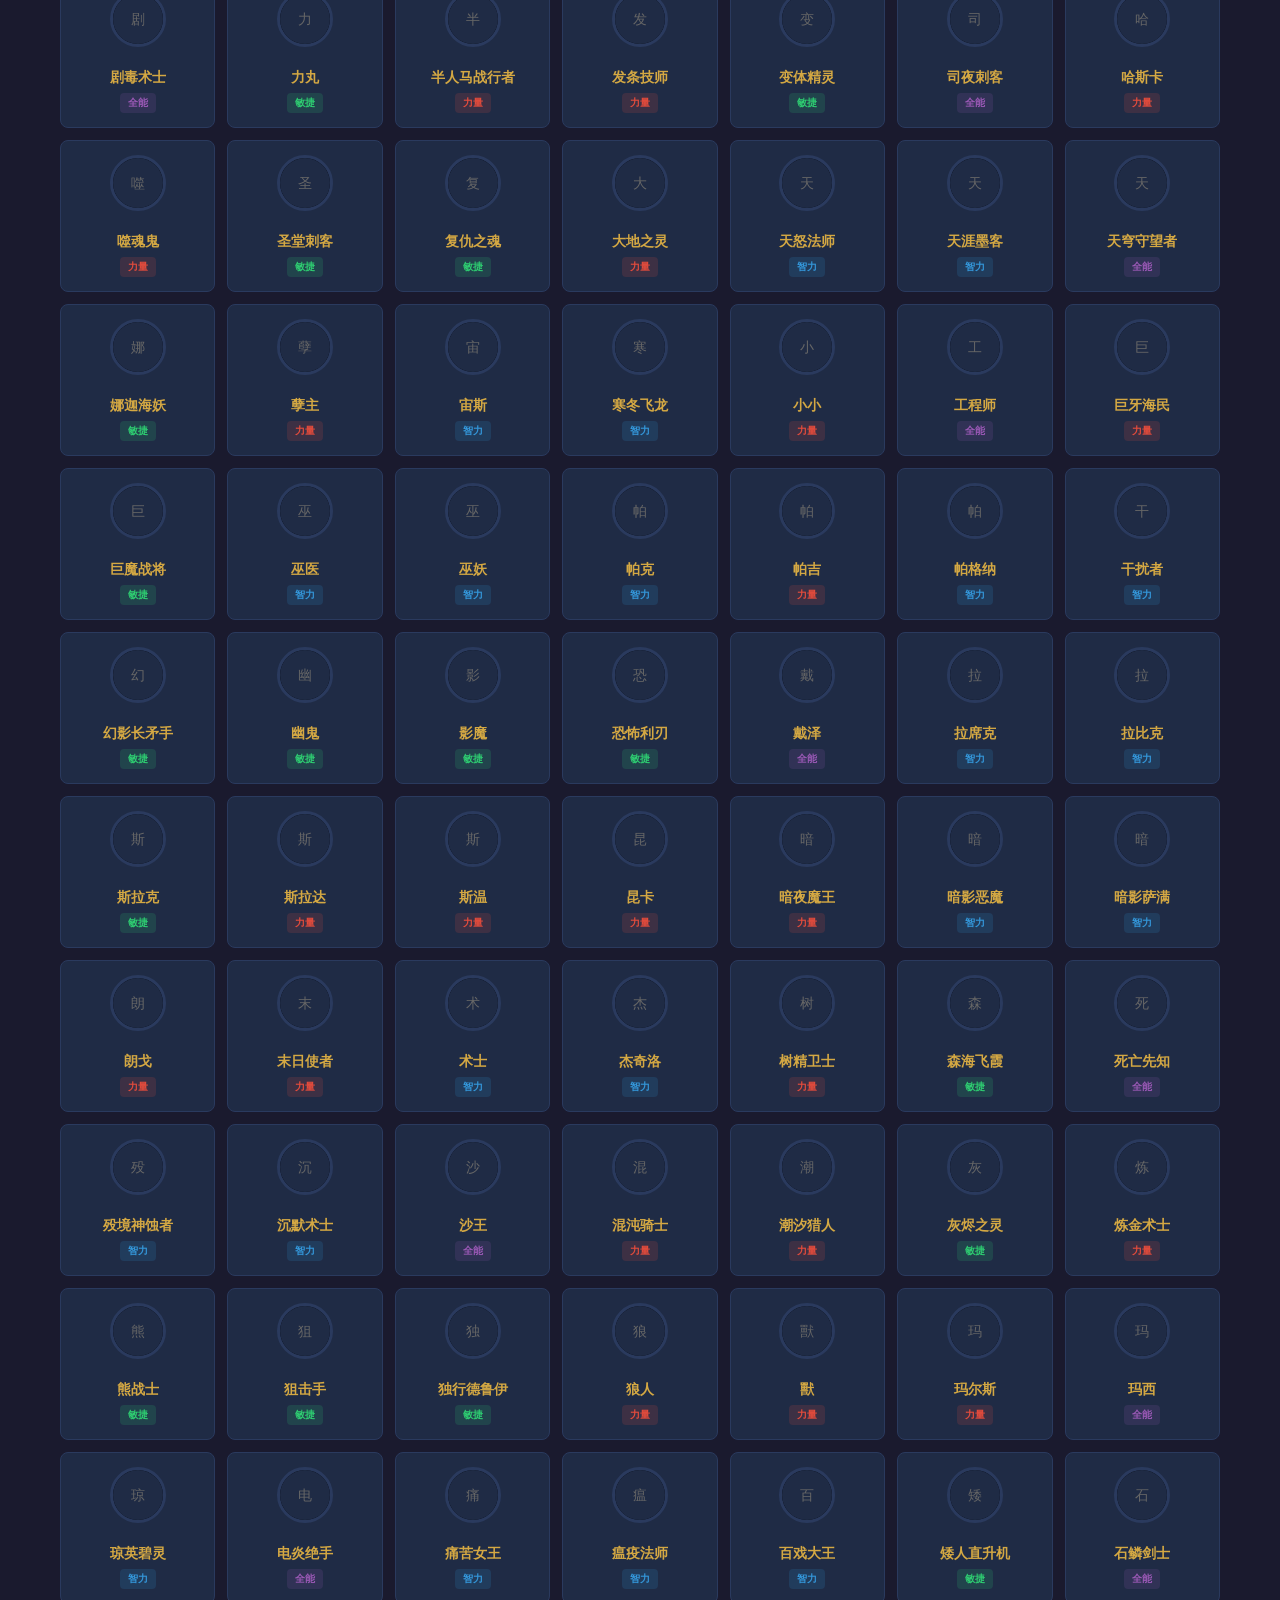
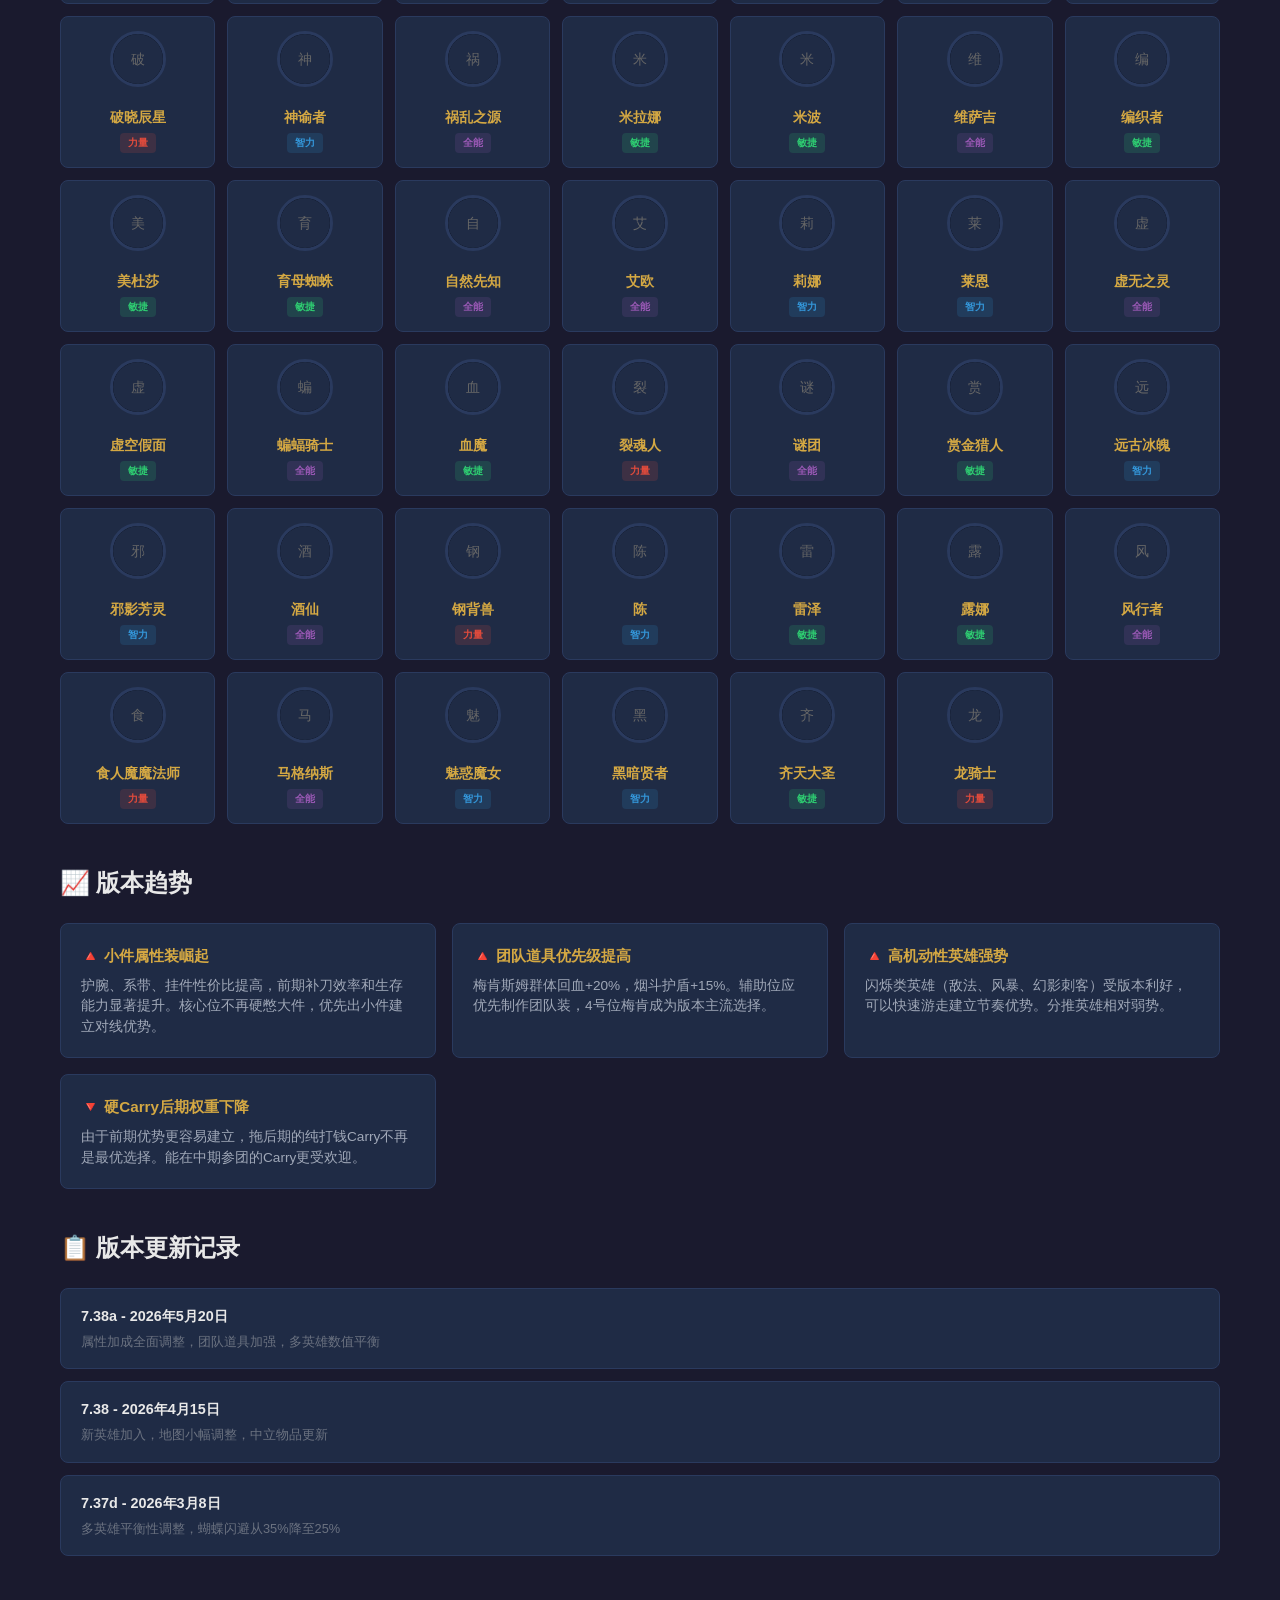
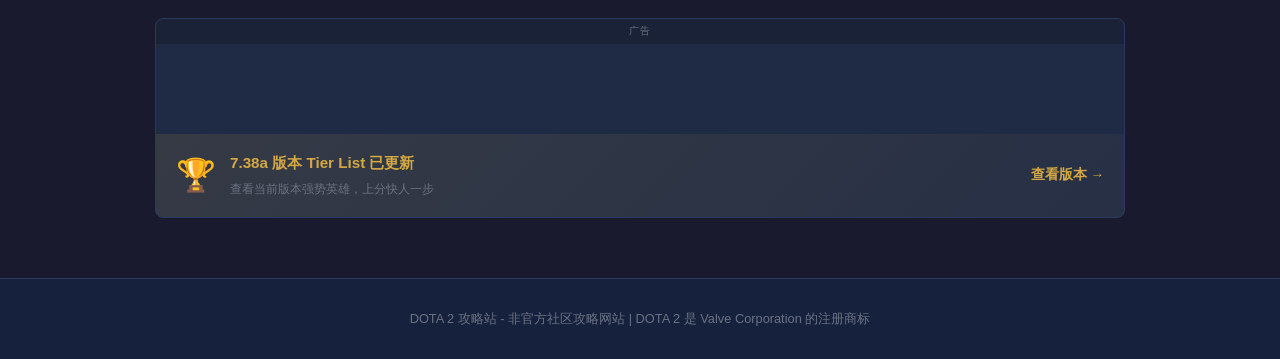
<file: meta.html>
<!DOCTYPE html>
<html lang="zh-CN">
<head>
  <meta charset="UTF-8">
  <meta name="viewport" content="width=device-width, initial-scale=1.0">
  <title>版本动态 - DOTA 2 攻略站</title>
  <meta name="description" content="DOTA 2 当前版本 Tier List、版本更新解读和强势阵容推荐。7.38a版本S/A/B/C级英雄排名，版本趋势分析。">
  <meta name="keywords" content="DOTA2版本,DOTA2 Tier List,DOTA2版本更新,DOTA2英雄排名,DOTA2 7.38a">
  <meta name="robots" content="index, follow">
  <link rel="canonical" href="https://lxsyz.github.io/dota2-guide/meta.html">

  <!-- Open Graph -->
  <meta property="og:title" content="版本动态 - DOTA 2 攻略站">
  <meta property="og:description" content="DOTA 2 当前版本 Tier List、版本更新解读和强势阵容推荐。7.38a版本英雄排名。">
  <meta property="og:type" content="website">
  <meta property="og:url" content="https://lxsyz.github.io/dota2-guide/meta.html">
  <meta property="og:site_name" content="DOTA 2 攻略站">
  <meta property="og:locale" content="zh_CN">

  <!-- Twitter Card -->
  <meta name="twitter:card" content="summary_large_image">
  <meta name="twitter:title" content="版本动态 - DOTA 2 攻略站">
  <meta name="twitter:description" content="DOTA 2 当前版本 Tier List、版本更新解读和强势阵容推荐。">
  <link rel="stylesheet" href="css/style.css">
  <link rel="stylesheet" href="css/heroes.css">
  <link rel="stylesheet" href="css/ads.css">
  <style>
    .tier-section { margin-bottom: 32px; }
    .tier-title {
      display: flex; align-items: center; gap: 12px;
      margin-bottom: 16px; padding-bottom: 8px;
      border-bottom: 1px solid var(--border-color);
    }
    .tier-title .tier-badge { width: 36px; height: 36px; font-size: 1rem; }
    .tier-title h3 { font-size: 1.1rem; }
    .tier-heroes {
      display: grid;
      grid-template-columns: repeat(auto-fill, minmax(150px, 1fr));
      gap: 12px;
    }
    .meta-intro {
      background: var(--bg-card);
      border-radius: var(--radius-lg);
      border: 1px solid var(--border-color);
      padding: 24px;
      margin-bottom: 30px;
    }
    .meta-intro h2 { font-family: var(--font-heading); color: var(--accent-gold); margin-bottom: 12px; }
    .meta-intro p { color: var(--text-secondary); line-height: 1.7; margin-bottom: 10px; }
    .meta-trends {
      display: grid;
      grid-template-columns: repeat(auto-fill, minmax(280px, 1fr));
      gap: 16px;
      margin-bottom: 40px;
    }
    .trend-card {
      background: var(--bg-card);
      border-radius: var(--radius);
      border: 1px solid var(--border-color);
      padding: 20px;
    }
    .trend-card h4 { color: var(--accent-gold); margin-bottom: 8px; font-size: 0.95rem; }
    .trend-card p { color: var(--text-secondary); font-size: 0.85rem; line-height: 1.5; }
    .patch-link {
      display: block;
      background: var(--bg-card);
      border-radius: var(--radius);
      border: 1px solid var(--border-color);
      padding: 16px 20px;
      margin-bottom: 12px;
      transition: var(--transition);
    }
    .patch-link:hover { border-color: var(--accent-gold); background: var(--bg-card-hover); }
    .patch-link h4 { font-size: 0.9rem; margin-bottom: 4px; color: var(--text-primary); }
    .patch-link p { font-size: 0.8rem; color: var(--text-muted); }
  </style>
</head>
<body>
  <header class="site-header">
    <nav class="nav-container">
      <a href="index.html" class="site-logo">⚔️ <span>DOTA 2</span> 攻略站</a>
      <ul class="nav-links">
        <li><a href="index.html">首页</a></li>
        <li><a href="heroes.html">英雄</a></li>
        <li><a href="items.html">物品</a></li>
        <li><a href="guides.html">攻略</a></li>
        <li><a href="meta.html">版本</a></li>
        <li><a href="tools.html">工具</a></li>
      </ul>
      <div class="nav-search">
        <input type="text" placeholder="搜索英雄/物品...">
        <div class="search-results"></div>
      </div>
      <button class="mobile-menu-btn">☰</button>
    </nav>
  </header>

  <main class="main-content">
    <div class="section-header">
      <h2>版本动态</h2>
      <span class="version-badge">7.38a</span>
    </div>

    <!-- 广告位：顶部横幅 -->
    <div id="ad-header"></div>

    <div class="meta-intro">
      <h2>7.38a 版本概述</h2>
      <p>当前版本核心特征：属性加成全面提升15%，小件属性装性价比大幅提高。团队功能性道具加强，梅肯斯姆和烟斗收益更高。</p>
      <p>版本趋势：<strong>前期对线更重要</strong> → <strong>团战型阵容优于分推</strong> → <strong>高机动性英雄表现更好</strong></p>
      <a href="guide-detail.html?id=patch-738a" class="btn btn-primary" style="margin-top:12px">查看完整版本解读 →</a>
    </div>

    <div class="section-header">
      <h2>🏆 Tier List</h2>
    </div>

    <div id="tier-list">
      <p class="loading">加载中</p>
    </div>

    <div class="section-header" style="margin-top:40px">
      <h2>📈 版本趋势</h2>
    </div>

    <div class="meta-trends">
      <div class="trend-card">
        <h4>🔺 小件属性装崛起</h4>
        <p>护腕、系带、挂件性价比提高，前期补刀效率和生存能力显著提升。核心位不再硬憋大件，优先出小件建立对线优势。</p>
      </div>
      <div class="trend-card">
        <h4>🔺 团队道具优先级提高</h4>
        <p>梅肯斯姆群体回血+20%，烟斗护盾+15%。辅助位应优先制作团队装，4号位梅肯成为版本主流选择。</p>
      </div>
      <div class="trend-card">
        <h4>🔺 高机动性英雄强势</h4>
        <p>闪烁类英雄（敌法、风暴、幻影刺客）受版本利好，可以快速游走建立节奏优势。分推英雄相对弱势。</p>
      </div>
      <div class="trend-card">
        <h4>🔻 硬Carry后期权重下降</h4>
        <p>由于前期优势更容易建立，拖后期的纯打钱Carry不再是最优选择。能在中期参团的Carry更受欢迎。</p>
      </div>
    </div>

    <div class="section-header">
      <h2>📋 版本更新记录</h2>
    </div>

    <a class="patch-link" href="guide-detail.html?id=patch-738a">
      <h4>7.38a - 2026年5月20日</h4>
      <p>属性加成全面调整，团队道具加强，多英雄数值平衡</p>
    </a>
    <div class="patch-link">
      <h4>7.38 - 2026年4月15日</h4>
      <p>新英雄加入，地图小幅调整，中立物品更新</p>
    </div>
    <div class="patch-link">
      <h4>7.37d - 2026年3月8日</h4>
      <p>多英雄平衡性调整，蝴蝶闪避从35%降至25%</p>
    </div>
  </main>

  <!-- 广告位：底部横幅 -->
  <div id="ad-footer"></div>

  <footer class="site-footer">
    <p>DOTA 2 攻略站 - 非官方社区攻略网站 | DOTA 2 是 Valve Corporation 的注册商标</p>
  </footer>

  <script src="js/app.js"></script>
  <script src="js/heroes.js"></script>
  <script src="js/ads.js"></script>
  <script>
    document.addEventListener('DOMContentLoaded', async () => {
      const heroes = await loadJSON('data/heroes.json');
      if (!heroes) return;

      const tierList = document.getElementById('tier-list');
      const tiers = ['S', 'A', 'B', 'C'];
      const tierLabels = { S: '统治级', A: '强势', B: '均衡', C: '弱势' };

      let html = '';
      tiers.forEach(tier => {
        const tierHeroes = heroes.filter(h => h.tier === tier);
        if (tierHeroes.length === 0) return;
        html += `
          <div class="tier-section">
            <div class="tier-title">
              <span class="tier-badge ${getTierClass(tier)}">${tier}</span>
              <h3>${tierLabels[tier]}（${tierHeroes.length} 个英雄）</h3>
            </div>
            <div class="tier-heroes">
              ${tierHeroes.map(hero => `
                <a class="hero-card" href="hero-detail.html?id=${hero.id}" style="padding:14px 10px">
                  <img class="hero-card-avatar" src="${getHeroImage(hero.id)}" alt="${hero.name}"
                       style="width:56px;height:56px"
                       onerror="this.src='data:image/svg+xml,<svg xmlns=%22http://www.w3.org/2000/svg%22 viewBox=%220 0 56 56%22><rect fill=%22%231f2b45%22 width=%2256%22 height=%2256%22 rx=%2228%22/><text x=%2228%22 y=%2234%22 text-anchor=%22middle%22 fill=%22%23666%22 font-size=%2216%22>${hero.name[0]}</text></svg>'">
                  <div class="hero-card-name" style="font-size:0.85rem">${hero.name}</div>
                  <div class="hero-card-meta">
                    <span class="attr-badge ${getAttrClass(hero.attribute)}" style="font-size:0.65rem">${getAttrName(hero.attribute)}</span>
                  </div>
                </a>
              `).join('')}
            </div>
          </div>
        `;
      });
      tierList.innerHTML = html;
    });
  </script>
</body>
</html>
</file>
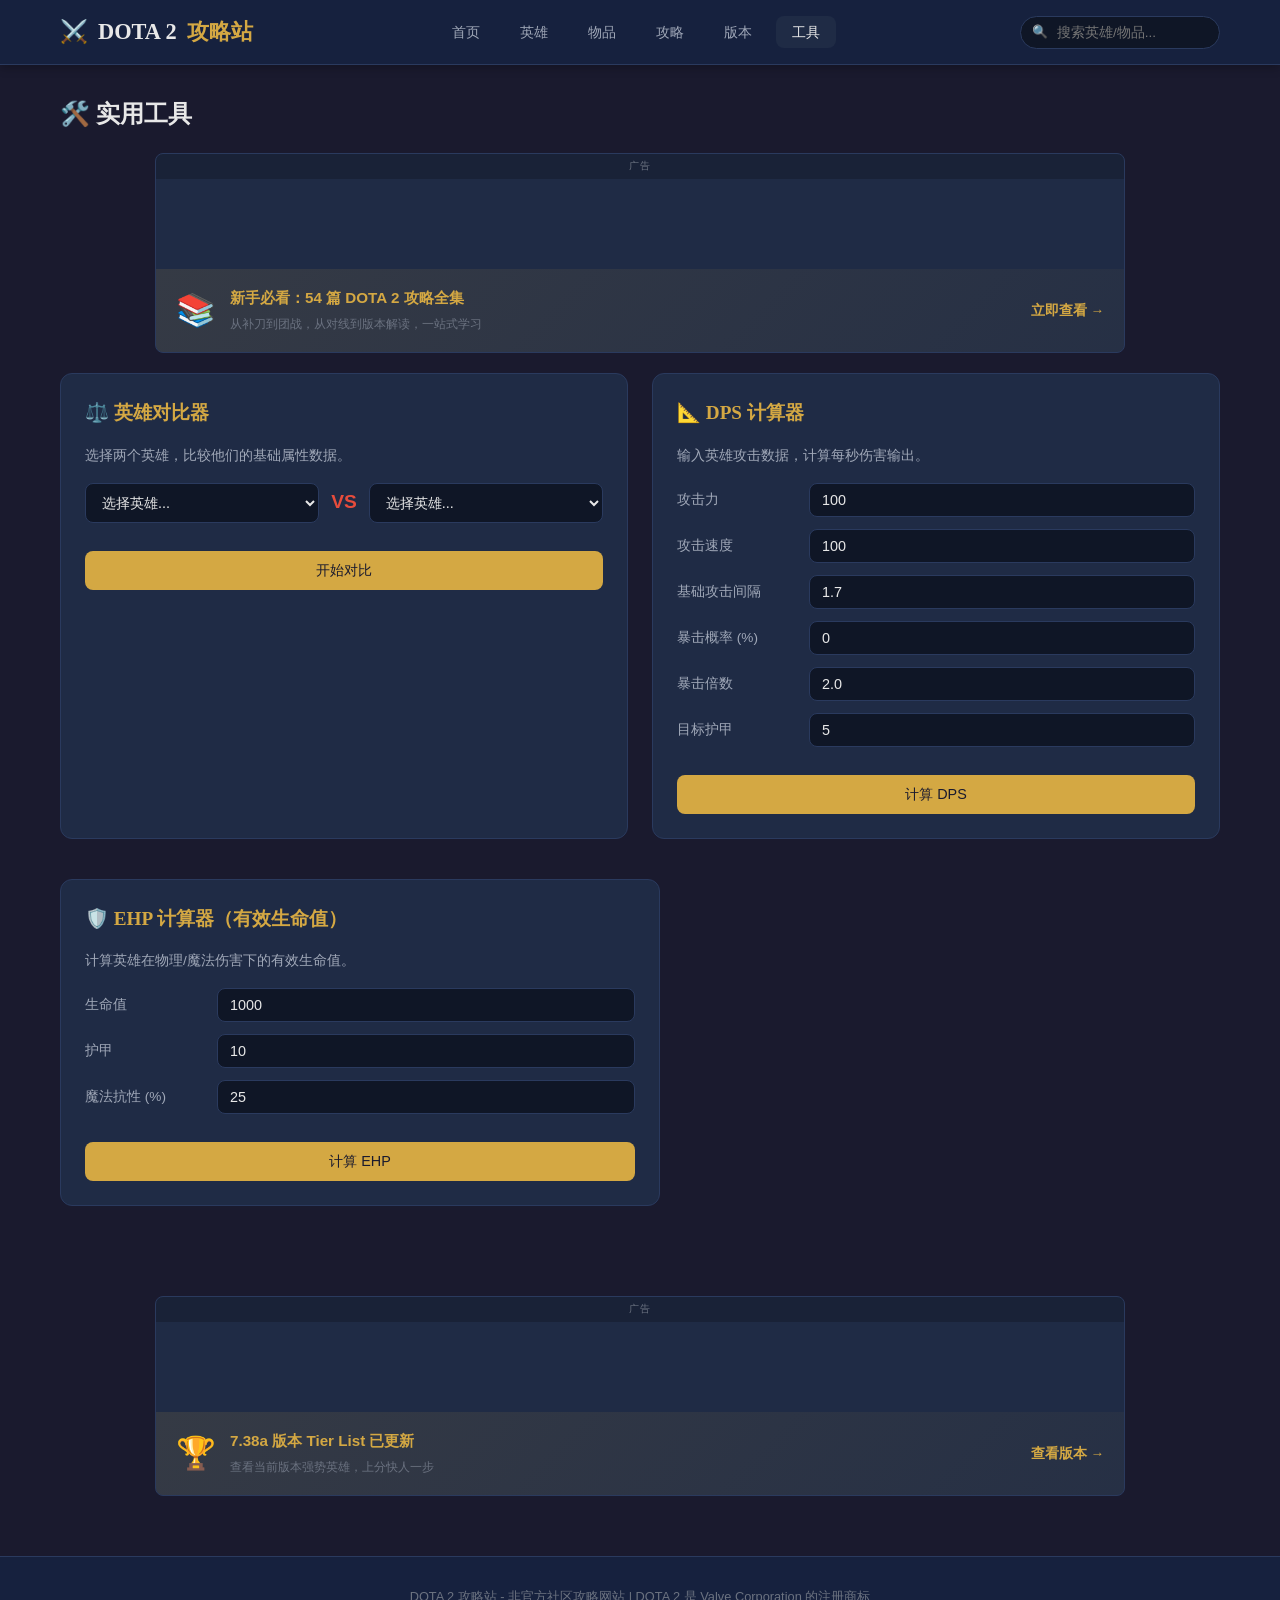
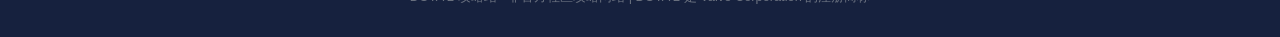
<file: tools.html>
<!DOCTYPE html>
<html lang="zh-CN">
<head>
  <meta charset="UTF-8">
  <meta name="viewport" content="width=device-width, initial-scale=1.0">
  <title>实用工具 - DOTA 2 攻略站</title>
  <meta name="description" content="DOTA 2 实用工具：英雄对比器、DPS 计算器、EHP 有效生命值计算器。对比英雄属性，计算每秒伤害输出。">
  <meta name="keywords" content="DOTA2工具,DOTA2计算器,DOTA2 DPS计算器,DOTA2英雄对比,DOTA2 EHP计算器">
  <meta name="robots" content="index, follow">
  <link rel="canonical" href="https://lxsyz.github.io/dota2-guide/tools.html">

  <!-- Open Graph -->
  <meta property="og:title" content="实用工具 - DOTA 2 攻略站">
  <meta property="og:description" content="DOTA 2 实用工具：英雄对比器、DPS 计算器、EHP 有效生命值计算器。">
  <meta property="og:type" content="website">
  <meta property="og:url" content="https://lxsyz.github.io/dota2-guide/tools.html">
  <meta property="og:site_name" content="DOTA 2 攻略站">
  <meta property="og:locale" content="zh_CN">

  <!-- Twitter Card -->
  <meta name="twitter:card" content="summary_large_image">
  <meta name="twitter:title" content="实用工具 - DOTA 2 攻略站">
  <meta name="twitter:description" content="DOTA 2 实用工具：英雄对比器、DPS 计算器、EHP 有效生命值计算器。">
  <link rel="stylesheet" href="css/style.css">
  <link rel="stylesheet" href="css/heroes.css">
  <link rel="stylesheet" href="css/ads.css">
  <style>
    .tools-grid {
      display: grid;
      grid-template-columns: 1fr 1fr;
      gap: 24px;
      margin-bottom: 40px;
    }

    .tool-panel {
      background: var(--bg-card);
      border-radius: var(--radius-lg);
      border: 1px solid var(--border-color);
      padding: 24px;
    }

    .tool-panel h2 {
      font-family: var(--font-heading);
      font-size: 1.2rem;
      color: var(--accent-gold);
      margin-bottom: 16px;
    }

    .compare-selects {
      display: grid;
      grid-template-columns: 1fr auto 1fr;
      gap: 12px;
      align-items: center;
      margin-bottom: 20px;
    }

    .compare-selects .vs {
      color: var(--accent-red);
      font-weight: bold;
      font-size: 1.2rem;
    }

    .tool-select {
      width: 100%;
      padding: 10px 12px;
      background: var(--bg-input);
      border: 1px solid var(--border-color);
      border-radius: var(--radius);
      color: var(--text-primary);
      font-size: 0.9rem;
      cursor: pointer;
    }

    .tool-select:focus {
      outline: none;
      border-color: var(--accent-gold);
    }

    .compare-result {
      display: none;
    }

    .compare-result.active {
      display: block;
    }

    .compare-table {
      width: 100%;
      border-collapse: collapse;
    }

    .compare-table th, .compare-table td {
      padding: 8px 12px;
      border-bottom: 1px solid var(--border-color);
      font-size: 0.85rem;
    }

    .compare-table th {
      color: var(--text-muted);
      font-weight: 500;
      text-align: left;
      width: 30%;
    }

    .compare-table td {
      text-align: center;
      width: 35%;
    }

    .compare-table td.better {
      color: var(--accent-green);
      font-weight: 600;
    }

    .compare-table td.worse {
      color: var(--text-muted);
    }

    /* DPS Calculator */
    .calc-form {
      display: grid;
      gap: 12px;
      margin-bottom: 20px;
    }

    .calc-row {
      display: grid;
      grid-template-columns: 120px 1fr;
      gap: 12px;
      align-items: center;
    }

    .calc-row label {
      font-size: 0.85rem;
      color: var(--text-secondary);
    }

    .calc-input {
      width: 100%;
      padding: 8px 12px;
      background: var(--bg-input);
      border: 1px solid var(--border-color);
      border-radius: var(--radius);
      color: var(--text-primary);
      font-size: 0.9rem;
    }

    .calc-input:focus {
      outline: none;
      border-color: var(--accent-gold);
    }

    .calc-result {
      background: var(--bg-input);
      border-radius: var(--radius);
      padding: 16px;
      text-align: center;
      margin-top: 16px;
    }

    .calc-result .dps-value {
      font-size: 2rem;
      font-weight: bold;
      color: var(--accent-gold);
    }

    .calc-result .dps-label {
      font-size: 0.8rem;
      color: var(--text-muted);
      margin-top: 4px;
    }

    .calc-details {
      display: grid;
      grid-template-columns: 1fr 1fr;
      gap: 8px;
      margin-top: 12px;
    }

    .calc-detail-item {
      font-size: 0.8rem;
      color: var(--text-secondary);
    }

    .calc-detail-item span {
      display: block;
      font-size: 1.1rem;
      font-weight: 600;
      color: var(--text-primary);
    }

    .calc-btn {
      width: 100%;
      padding: 10px;
      margin-top: 8px;
    }

    @media (max-width: 900px) {
      .tools-grid {
        grid-template-columns: 1fr;
      }
    }

    @media (max-width: 600px) {
      .compare-selects {
        grid-template-columns: 1fr;
        text-align: center;
      }

      .calc-row {
        grid-template-columns: 1fr;
        gap: 4px;
      }
    }
  </style>
</head>
<body>
  <header class="site-header">
    <nav class="nav-container">
      <a href="index.html" class="site-logo">⚔️ <span>DOTA 2</span> 攻略站</a>
      <ul class="nav-links">
        <li><a href="index.html">首页</a></li>
        <li><a href="heroes.html">英雄</a></li>
        <li><a href="items.html">物品</a></li>
        <li><a href="guides.html">攻略</a></li>
        <li><a href="meta.html">版本</a></li>
        <li><a href="tools.html">工具</a></li>
      </ul>
      <div class="nav-search">
        <input type="text" placeholder="搜索英雄/物品...">
        <div class="search-results"></div>
      </div>
      <button class="mobile-menu-btn">☰</button>
    </nav>
  </header>

  <main class="main-content">
    <div class="section-header">
      <h2>🛠️ 实用工具</h2>
    </div>

    <!-- 广告位：顶部横幅 -->
    <div id="ad-header"></div>

    <div class="tools-grid">
      <!-- Hero Comparator -->
      <div class="tool-panel">
        <h2>⚖️ 英雄对比器</h2>
        <p style="font-size:0.85rem;color:var(--text-secondary);margin-bottom:16px">选择两个英雄，比较他们的基础属性数据。</p>
        <div class="compare-selects">
          <select class="tool-select" id="compare-hero1">
            <option value="">选择英雄...</option>
          </select>
          <span class="vs">VS</span>
          <select class="tool-select" id="compare-hero2">
            <option value="">选择英雄...</option>
          </select>
        </div>
        <button class="btn btn-primary calc-btn" id="compare-btn">开始对比</button>
        <div class="compare-result" id="compare-result"></div>
      </div>

      <!-- DPS Calculator -->
      <div class="tool-panel">
        <h2>📐 DPS 计算器</h2>
        <p style="font-size:0.85rem;color:var(--text-secondary);margin-bottom:16px">输入英雄攻击数据，计算每秒伤害输出。</p>
        <div class="calc-form">
          <div class="calc-row">
            <label>攻击力</label>
            <input class="calc-input" type="number" id="calc-damage" value="100" min="0">
          </div>
          <div class="calc-row">
            <label>攻击速度</label>
            <input class="calc-input" type="number" id="calc-ias" value="100" min="0">
          </div>
          <div class="calc-row">
            <label>基础攻击间隔</label>
            <input class="calc-input" type="number" id="calc-bat" value="1.7" min="0.1" step="0.1">
          </div>
          <div class="calc-row">
            <label>暴击概率 (%)</label>
            <input class="calc-input" type="number" id="calc-crit-chance" value="0" min="0" max="100">
          </div>
          <div class="calc-row">
            <label>暴击倍数</label>
            <input class="calc-input" type="number" id="calc-crit-mult" value="2.0" min="1" step="0.1">
          </div>
          <div class="calc-row">
            <label>目标护甲</label>
            <input class="calc-input" type="number" id="calc-armor" value="5" min="-20">
          </div>
        </div>
        <button class="btn btn-primary calc-btn" id="calc-btn">计算 DPS</button>
        <div class="calc-result" id="calc-result" style="display:none">
          <div class="dps-value" id="dps-value">0</div>
          <div class="dps-label">DPS (每秒伤害)</div>
          <div class="calc-details">
            <div class="calc-detail-item">
              <span id="atk-per-sec">0</span>
              攻击次数/秒
            </div>
            <div class="calc-detail-item">
              <span id="dmg-per-hit">0</span>
              平均每击伤害
            </div>
            <div class="calc-detail-item">
              <span id="dmg-reduction">0%</span>
              护甲减免
            </div>
            <div class="calc-detail-item">
              <span id="effective-dmg">0</span>
              有效伤害/击
            </div>
          </div>
        </div>
      </div>
    </div>

    <!-- EHP Calculator -->
    <div class="tool-panel" style="max-width:600px;margin-bottom:40px">
      <h2>🛡️ EHP 计算器（有效生命值）</h2>
      <p style="font-size:0.85rem;color:var(--text-secondary);margin-bottom:16px">计算英雄在物理/魔法伤害下的有效生命值。</p>
      <div class="calc-form">
        <div class="calc-row">
          <label>生命值</label>
          <input class="calc-input" type="number" id="ehp-hp" value="1000" min="1">
        </div>
        <div class="calc-row">
          <label>护甲</label>
          <input class="calc-input" type="number" id="ehp-armor" value="10" min="-20">
        </div>
        <div class="calc-row">
          <label>魔法抗性 (%)</label>
          <input class="calc-input" type="number" id="ehp-magic-res" value="25" min="0" max="100">
        </div>
      </div>
      <button class="btn btn-primary calc-btn" id="ehp-btn">计算 EHP</button>
      <div class="calc-result" id="ehp-result" style="display:none">
        <div class="calc-details" style="margin-top:0">
          <div class="calc-detail-item">
            <span id="ehp-physical" style="color:var(--accent-gold)">0</span>
            物理 EHP
          </div>
          <div class="calc-detail-item">
            <span id="ehp-magical" style="color:var(--accent-blue)">0</span>
            魔法 EHP
          </div>
        </div>
      </div>
    </div>
  </main>

  <!-- 广告位：底部横幅 -->
  <div id="ad-footer"></div>

  <footer class="site-footer">
    <p>DOTA 2 攻略站 - 非官方社区攻略网站 | DOTA 2 是 Valve Corporation 的注册商标</p>
  </footer>

  <script src="js/app.js"></script>
  <script src="js/ads.js"></script>
  <script>
    let allHeroes = [];

    document.addEventListener('DOMContentLoaded', async () => {
      allHeroes = await loadJSON('data/heroes.json') || [];
      initCompare();
      initDPSCalc();
      initEHPCalc();
    });

    function initCompare() {
      const select1 = document.getElementById('compare-hero1');
      const select2 = document.getElementById('compare-hero2');
      const btn = document.getElementById('compare-btn');
      const result = document.getElementById('compare-result');

      allHeroes.forEach(h => {
        const opt = `<option value="${h.id}">${h.name} (${h.name_en})</option>`;
        select1.innerHTML += opt;
        select2.innerHTML += opt;
      });

      btn.addEventListener('click', () => {
        const h1 = allHeroes.find(h => h.id === select1.value);
        const h2 = allHeroes.find(h => h.id === select2.value);
        if (!h1 || !h2) return;

        const stats = [
          { label: '力量', key: 'str_base', gain: 'str_gain' },
          { label: '敏捷', key: 'agi_base', gain: 'agi_gain' },
          { label: '智力', key: 'int_base', gain: 'int_gain' },
          { label: '攻击力', compute: (h) => `${h.stats.damage_min}-${h.stats.damage_max}`, compare: (h) => (h.stats.damage_min + h.stats.damage_max) / 2 },
          { label: '护甲', key: 'armor' },
          { label: '移动速度', key: 'move_speed' },
          { label: '攻击距离', key: 'attack_range' },
        ];

        let html = `<table class="compare-table">
          <thead><tr><th>属性</th><th>${h1.name}</th><th>${h2.name}</th></tr></thead><tbody>`;

        stats.forEach(stat => {
          let v1, v2, d1, d2;
          if (stat.compute) {
            d1 = stat.compute(h1);
            d2 = stat.compute(h2);
            v1 = stat.compare(h1);
            v2 = stat.compare(h2);
          } else if (stat.gain) {
            v1 = h1.stats[stat.key];
            v2 = h2.stats[stat.key];
            d1 = `${v1} (+${h1.stats[stat.gain]})`;
            d2 = `${v2} (+${h2.stats[stat.gain]})`;
          } else {
            v1 = h1.stats[stat.key];
            v2 = h2.stats[stat.key];
            d1 = v1;
            d2 = v2;
          }
          const c1 = v1 > v2 ? 'better' : v1 < v2 ? 'worse' : '';
          const c2 = v2 > v1 ? 'better' : v2 < v1 ? 'worse' : '';
          html += `<tr><th>${stat.label}</th><td class="${c1}">${d1}</td><td class="${c2}">${d2}</td></tr>`;
        });

        html += '</tbody></table>';
        result.innerHTML = html;
        result.classList.add('active');
      });
    }

    function initDPSCalc() {
      const btn = document.getElementById('calc-btn');
      btn.addEventListener('click', () => {
        const damage = parseFloat(document.getElementById('calc-damage').value) || 0;
        const ias = parseFloat(document.getElementById('calc-ias').value) || 100;
        const bat = parseFloat(document.getElementById('calc-bat').value) || 1.7;
        const critChance = parseFloat(document.getElementById('calc-crit-chance').value) || 0;
        const critMult = parseFloat(document.getElementById('calc-crit-mult').value) || 2.0;
        const armor = parseFloat(document.getElementById('calc-armor').value) || 0;

        const attacksPerSec = (100 + ias) / (100 * bat);
        const avgDmg = damage * (1 + (critChance / 100) * (critMult - 1));
        const reduction = armor >= 0
          ? (0.06 * armor) / (1 + 0.06 * armor)
          : (1 - Math.pow(0.94, Math.abs(armor))) * -1;
        const effectiveDmg = avgDmg * (1 - (armor >= 0 ? reduction : -reduction));
        const dps = effectiveDmg * attacksPerSec;

        document.getElementById('dps-value').textContent = dps.toFixed(1);
        document.getElementById('atk-per-sec').textContent = attacksPerSec.toFixed(2);
        document.getElementById('dmg-per-hit').textContent = avgDmg.toFixed(1);
        document.getElementById('dmg-reduction').textContent = (reduction * 100).toFixed(1) + '%';
        document.getElementById('effective-dmg').textContent = effectiveDmg.toFixed(1);
        document.getElementById('calc-result').style.display = 'block';
      });
    }

    function initEHPCalc() {
      const btn = document.getElementById('ehp-btn');
      btn.addEventListener('click', () => {
        const hp = parseFloat(document.getElementById('ehp-hp').value) || 1000;
        const armor = parseFloat(document.getElementById('ehp-armor').value) || 0;
        const magicRes = parseFloat(document.getElementById('ehp-magic-res').value) || 25;

        const physicalMultiplier = 1 + 0.06 * armor;
        const physicalEHP = hp * physicalMultiplier;
        const magicalEHP = hp / (1 - magicRes / 100);

        document.getElementById('ehp-physical').textContent = Math.round(physicalEHP);
        document.getElementById('ehp-magical').textContent = Math.round(magicalEHP);
        document.getElementById('ehp-result').style.display = 'block';
      });
    }
  </script>
</body>
</html>
</file>
<file: css/style.css>
:root {
  --bg-primary: #1a1a2e;
  --bg-secondary: #16213e;
  --bg-card: #1f2b45;
  --bg-card-hover: #263550;
  --bg-input: #0f1626;
  --text-primary: #e8e8e8;
  --text-secondary: #a0a8b8;
  --text-muted: #6b7280;
  --accent-gold: #d4a843;
  --accent-red: #e74c3c;
  --accent-blue: #3498db;
  --accent-green: #2ecc71;
  --accent-purple: #9b59b6;
  --color-str: #e74c3c;
  --color-agi: #2ecc71;
  --color-int: #3498db;
  --color-uni: #9b59b6;
  --border-color: #2a3a5e;
  --shadow: 0 4px 20px rgba(0,0,0,0.3);
  --radius: 8px;
  --radius-lg: 12px;
  --transition: all 0.2s ease;
  --font-heading: 'Georgia', serif;
  --font-body: -apple-system, BlinkMacSystemFont, 'Segoe UI', Roboto, sans-serif;
  --max-width: 1200px;
}

* {
  margin: 0;
  padding: 0;
  box-sizing: border-box;
}

html {
  scroll-behavior: smooth;
}

body {
  font-family: var(--font-body);
  background: var(--bg-primary);
  color: var(--text-primary);
  line-height: 1.6;
  min-height: 100vh;
}

a {
  color: var(--accent-gold);
  text-decoration: none;
  transition: var(--transition);
}

a:hover {
  color: #f0c050;
}

img {
  max-width: 100%;
  height: auto;
}

/* Header & Navigation */
.site-header {
  background: var(--bg-secondary);
  border-bottom: 1px solid var(--border-color);
  position: sticky;
  top: 0;
  z-index: 1000;
  box-shadow: 0 2px 10px rgba(0,0,0,0.3);
}

.nav-container {
  max-width: var(--max-width);
  margin: 0 auto;
  padding: 0 20px;
  display: flex;
  align-items: center;
  justify-content: space-between;
  height: 64px;
}

.site-logo {
  display: flex;
  align-items: center;
  gap: 10px;
  font-family: var(--font-heading);
  font-size: 1.4rem;
  font-weight: bold;
  color: var(--accent-gold);
}

.site-logo span {
  color: var(--text-primary);
}

.nav-links {
  display: flex;
  list-style: none;
  gap: 8px;
}

.nav-links a {
  padding: 8px 16px;
  border-radius: var(--radius);
  color: var(--text-secondary);
  font-size: 0.9rem;
  font-weight: 500;
  transition: var(--transition);
}

.nav-links a:hover,
.nav-links a.active {
  color: var(--text-primary);
  background: var(--bg-card);
}

.nav-search {
  position: relative;
}

.nav-search input {
  background: var(--bg-input);
  border: 1px solid var(--border-color);
  border-radius: 20px;
  padding: 8px 16px 8px 36px;
  color: var(--text-primary);
  font-size: 0.85rem;
  width: 200px;
  transition: var(--transition);
}

.nav-search input:focus {
  outline: none;
  border-color: var(--accent-gold);
  width: 260px;
}

.nav-search::before {
  content: "🔍";
  position: absolute;
  left: 12px;
  top: 50%;
  transform: translateY(-50%);
  font-size: 0.8rem;
}

.mobile-menu-btn {
  display: none;
  background: none;
  border: none;
  color: var(--text-primary);
  font-size: 1.5rem;
  cursor: pointer;
}

/* Main Content */
.main-content {
  max-width: var(--max-width);
  margin: 0 auto;
  padding: 30px 20px;
}

/* Hero Section */
.hero-banner {
  background: linear-gradient(135deg, var(--bg-secondary) 0%, #1a2744 100%);
  border-radius: var(--radius-lg);
  padding: 60px 40px;
  text-align: center;
  margin-bottom: 40px;
  border: 1px solid var(--border-color);
  position: relative;
  overflow: hidden;
}

.hero-banner::before {
  content: '';
  position: absolute;
  top: 0;
  left: 0;
  right: 0;
  bottom: 0;
  background: radial-gradient(ellipse at center, rgba(212,168,67,0.05) 0%, transparent 70%);
}

.hero-banner h1 {
  font-family: var(--font-heading);
  font-size: 2.5rem;
  color: var(--accent-gold);
  margin-bottom: 12px;
  position: relative;
}

.hero-banner p {
  color: var(--text-secondary);
  font-size: 1.1rem;
  position: relative;
}

.version-badge {
  display: inline-block;
  background: var(--accent-gold);
  color: var(--bg-primary);
  padding: 4px 12px;
  border-radius: 20px;
  font-size: 0.8rem;
  font-weight: 600;
  margin-bottom: 16px;
  position: relative;
}

/* Section Headers */
.section-header {
  display: flex;
  align-items: center;
  justify-content: space-between;
  margin-bottom: 20px;
}

.section-header h2 {
  font-family: var(--font-heading);
  font-size: 1.5rem;
  color: var(--text-primary);
}

.section-header a {
  font-size: 0.9rem;
}

/* Cards */
.card-grid {
  display: grid;
  grid-template-columns: repeat(auto-fill, minmax(200px, 1fr));
  gap: 16px;
  margin-bottom: 40px;
}

.card {
  background: var(--bg-card);
  border-radius: var(--radius);
  border: 1px solid var(--border-color);
  overflow: hidden;
  transition: var(--transition);
  cursor: pointer;
}

.card:hover {
  transform: translateY(-3px);
  background: var(--bg-card-hover);
  box-shadow: var(--shadow);
  border-color: var(--accent-gold);
}

.card-img {
  width: 100%;
  aspect-ratio: 16/9;
  object-fit: cover;
  background: var(--bg-input);
}

.card-body {
  padding: 12px 16px;
}

.card-title {
  font-size: 0.95rem;
  font-weight: 600;
  margin-bottom: 4px;
  color: var(--text-primary);
}

.card-meta {
  font-size: 0.8rem;
  color: var(--text-secondary);
}

/* Hero Cards Specific */
.hero-card {
  text-align: center;
  padding: 16px;
}

.hero-card-img {
  width: 80px;
  height: 80px;
  border-radius: 50%;
  object-fit: cover;
  margin-bottom: 10px;
  border: 2px solid var(--border-color);
  background: var(--bg-input);
}

.hero-card:hover .hero-card-img {
  border-color: var(--accent-gold);
}

.hero-card .card-title {
  font-size: 0.9rem;
}

/* Tags & Badges */
.tag {
  display: inline-block;
  padding: 2px 8px;
  border-radius: 4px;
  font-size: 0.7rem;
  font-weight: 500;
  background: rgba(212,168,67,0.15);
  color: var(--accent-gold);
  margin-right: 4px;
  margin-bottom: 4px;
}

.tier-badge {
  display: inline-flex;
  align-items: center;
  justify-content: center;
  width: 28px;
  height: 28px;
  border-radius: 50%;
  font-weight: bold;
  font-size: 0.8rem;
}

.tier-S { background: rgba(212,168,67,0.2); color: var(--accent-gold); border: 2px solid var(--accent-gold); }
.tier-A { background: rgba(46,204,113,0.2); color: var(--accent-green); border: 2px solid var(--accent-green); }
.tier-B { background: rgba(52,152,219,0.2); color: var(--accent-blue); border: 2px solid var(--accent-blue); }
.tier-C { background: rgba(107,114,128,0.2); color: var(--text-muted); border: 2px solid var(--text-muted); }

.attr-badge {
  display: inline-block;
  padding: 2px 8px;
  border-radius: 4px;
  font-size: 0.7rem;
  font-weight: 600;
}

.attr-str { background: rgba(231,76,60,0.15); color: var(--color-str); }
.attr-agi { background: rgba(46,204,113,0.15); color: var(--color-agi); }
.attr-int { background: rgba(52,152,219,0.15); color: var(--color-int); }
.attr-uni { background: rgba(155,89,182,0.15); color: var(--color-uni); }

/* Guide Cards */
.guide-list {
  display: flex;
  flex-direction: column;
  gap: 12px;
  margin-bottom: 40px;
}

.guide-card {
  background: var(--bg-card);
  border-radius: var(--radius);
  border: 1px solid var(--border-color);
  padding: 20px;
  display: flex;
  gap: 16px;
  align-items: flex-start;
  transition: var(--transition);
  cursor: pointer;
}

.guide-card:hover {
  background: var(--bg-card-hover);
  border-color: var(--accent-gold);
}

.guide-card-content {
  flex: 1;
}

.guide-card-content h3 {
  font-size: 1rem;
  margin-bottom: 6px;
}

.guide-card-content p {
  font-size: 0.85rem;
  color: var(--text-secondary);
  margin-bottom: 8px;
}

/* Filter Bar */
.filter-bar {
  display: flex;
  flex-wrap: wrap;
  gap: 8px;
  margin-bottom: 24px;
  padding: 16px;
  background: var(--bg-secondary);
  border-radius: var(--radius);
  border: 1px solid var(--border-color);
}

.filter-btn {
  padding: 6px 14px;
  border-radius: 20px;
  border: 1px solid var(--border-color);
  background: var(--bg-card);
  color: var(--text-secondary);
  font-size: 0.8rem;
  cursor: pointer;
  transition: var(--transition);
}

.filter-btn:hover,
.filter-btn.active {
  background: var(--accent-gold);
  color: var(--bg-primary);
  border-color: var(--accent-gold);
}

/* Newbie Banner */
.newbie-banner {
  background: linear-gradient(135deg, #1a3a2e 0%, #1a2e3a 100%);
  border: 1px solid var(--accent-green);
  border-radius: var(--radius-lg);
  padding: 30px;
  text-align: center;
  margin-bottom: 40px;
}

.newbie-banner h2 {
  color: var(--accent-green);
  margin-bottom: 8px;
}

.newbie-banner p {
  color: var(--text-secondary);
  margin-bottom: 16px;
}

.btn {
  display: inline-block;
  padding: 10px 24px;
  border-radius: var(--radius);
  font-size: 0.9rem;
  font-weight: 500;
  cursor: pointer;
  transition: var(--transition);
  border: none;
}

.btn-primary {
  background: var(--accent-gold);
  color: var(--bg-primary);
}

.btn-primary:hover {
  background: #e8bc55;
  color: var(--bg-primary);
}

.btn-secondary {
  background: var(--bg-card);
  color: var(--text-primary);
  border: 1px solid var(--border-color);
}

.btn-secondary:hover {
  border-color: var(--accent-gold);
}

/* Footer */
.site-footer {
  background: var(--bg-secondary);
  border-top: 1px solid var(--border-color);
  padding: 30px 20px;
  text-align: center;
  margin-top: 60px;
}

.site-footer p {
  color: var(--text-muted);
  font-size: 0.8rem;
}

/* Utilities */
.text-center { text-align: center; }
.text-gold { color: var(--accent-gold); }
.text-muted { color: var(--text-muted); }
.mb-4 { margin-bottom: 16px; }
.mb-8 { margin-bottom: 32px; }
.mt-4 { margin-top: 16px; }

/* Responsive */
@media (max-width: 768px) {
  .nav-links {
    display: none;
  }

  .mobile-menu-btn {
    display: block;
  }

  .nav-links.open {
    display: flex;
    flex-direction: column;
    position: absolute;
    top: 64px;
    left: 0;
    right: 0;
    background: var(--bg-secondary);
    padding: 16px;
    border-bottom: 1px solid var(--border-color);
    box-shadow: var(--shadow);
  }

  .hero-banner {
    padding: 30px 20px;
  }

  .hero-banner h1 {
    font-size: 1.6rem;
  }

  .card-grid {
    grid-template-columns: repeat(auto-fill, minmax(150px, 1fr));
    gap: 10px;
  }

  .nav-search input {
    width: 140px;
  }

  .nav-search input:focus {
    width: 180px;
  }

  .guide-card {
    flex-direction: column;
  }

  .filter-bar {
    gap: 6px;
  }
}

@media (max-width: 480px) {
  .card-grid {
    grid-template-columns: repeat(2, 1fr);
  }

  .nav-container {
    padding: 0 12px;
  }

  .site-logo {
    font-size: 1.1rem;
  }
}

/* Search Results Dropdown */
.search-results {
  position: absolute;
  top: 100%;
  left: 0;
  right: 0;
  background: var(--bg-card);
  border: 1px solid var(--border-color);
  border-radius: var(--radius);
  margin-top: 4px;
  max-height: 300px;
  overflow-y: auto;
  display: none;
  box-shadow: var(--shadow);
  z-index: 100;
}

.search-results.active {
  display: block;
}

.search-result-item {
  padding: 10px 16px;
  display: flex;
  align-items: center;
  gap: 10px;
  cursor: pointer;
  transition: var(--transition);
}

.search-result-item:hover {
  background: var(--bg-card-hover);
}

.search-result-item img {
  width: 32px;
  height: 32px;
  border-radius: 4px;
}

/* Scrollbar */
::-webkit-scrollbar {
  width: 8px;
}

::-webkit-scrollbar-track {
  background: var(--bg-primary);
}

::-webkit-scrollbar-thumb {
  background: var(--border-color);
  border-radius: 4px;
}

::-webkit-scrollbar-thumb:hover {
  background: var(--text-muted);
}

/* Loading State */
.loading {
  text-align: center;
  padding: 40px;
  color: var(--text-muted);
}

.loading::after {
  content: '';
  display: inline-block;
  width: 24px;
  height: 24px;
  border: 3px solid var(--border-color);
  border-top-color: var(--accent-gold);
  border-radius: 50%;
  animation: spin 0.8s linear infinite;
  margin-left: 10px;
  vertical-align: middle;
}

@keyframes spin {
  to { transform: rotate(360deg); }
}
</file>
<file: css/heroes.css>
/* Hero List Page */
.hero-grid {
  display: grid;
  grid-template-columns: repeat(auto-fill, minmax(180px, 1fr));
  gap: 16px;
}

.hero-card {
  background: var(--bg-card);
  border-radius: var(--radius);
  border: 1px solid var(--border-color);
  padding: 20px 16px;
  text-align: center;
  transition: var(--transition);
  cursor: pointer;
  position: relative;
}

.hero-card:hover {
  transform: translateY(-4px);
  background: var(--bg-card-hover);
  box-shadow: var(--shadow);
  border-color: var(--accent-gold);
}

.hero-card-avatar {
  width: 72px;
  height: 72px;
  border-radius: 50%;
  object-fit: cover;
  margin-bottom: 12px;
  border: 3px solid var(--border-color);
  background: var(--bg-input);
  transition: var(--transition);
}

.hero-card:hover .hero-card-avatar {
  border-color: var(--accent-gold);
}

.hero-card-name {
  font-size: 0.95rem;
  font-weight: 600;
  margin-bottom: 4px;
}

.hero-card-name-en {
  font-size: 0.75rem;
  color: var(--text-muted);
  margin-bottom: 8px;
}

.hero-card-meta {
  display: flex;
  align-items: center;
  justify-content: center;
  gap: 6px;
  flex-wrap: wrap;
}

.hero-card .tier-badge {
  position: absolute;
  top: 10px;
  right: 10px;
  width: 24px;
  height: 24px;
  font-size: 0.7rem;
}

/* Hero Detail Page */
.hero-detail {
  display: grid;
  grid-template-columns: 300px 1fr;
  gap: 30px;
}

.hero-sidebar {
  position: sticky;
  top: 84px;
  align-self: start;
}

.hero-portrait {
  background: var(--bg-card);
  border-radius: var(--radius-lg);
  border: 1px solid var(--border-color);
  padding: 24px;
  text-align: center;
  margin-bottom: 20px;
}

.hero-portrait img {
  width: 140px;
  height: 140px;
  border-radius: 50%;
  border: 4px solid var(--border-color);
  margin-bottom: 16px;
  background: var(--bg-input);
}

.hero-portrait h1 {
  font-family: var(--font-heading);
  font-size: 1.5rem;
  margin-bottom: 4px;
}

.hero-portrait .hero-name-en {
  color: var(--text-muted);
  font-size: 0.85rem;
  margin-bottom: 12px;
}

.hero-portrait .hero-roles {
  display: flex;
  flex-wrap: wrap;
  justify-content: center;
  gap: 4px;
  margin-top: 10px;
}

/* Stats Panel */
.stats-panel {
  background: var(--bg-card);
  border-radius: var(--radius);
  border: 1px solid var(--border-color);
  padding: 20px;
  margin-bottom: 20px;
}

.stats-panel h3 {
  font-size: 0.9rem;
  color: var(--text-secondary);
  margin-bottom: 12px;
  text-transform: uppercase;
  letter-spacing: 0.5px;
}

.stat-row {
  display: flex;
  justify-content: space-between;
  align-items: center;
  padding: 6px 0;
  border-bottom: 1px solid rgba(42,58,94,0.5);
}

.stat-row:last-child {
  border-bottom: none;
}

.stat-label {
  color: var(--text-secondary);
  font-size: 0.85rem;
}

.stat-value {
  font-weight: 600;
  font-size: 0.9rem;
}

.stat-str { color: var(--color-str); }
.stat-agi { color: var(--color-agi); }
.stat-int { color: var(--color-int); }

/* Hero Main Content */
.hero-main {
  min-width: 0;
}

/* Skills Section */
.skills-section {
  background: var(--bg-card);
  border-radius: var(--radius-lg);
  border: 1px solid var(--border-color);
  padding: 24px;
  margin-bottom: 24px;
}

.skills-section h2 {
  font-family: var(--font-heading);
  font-size: 1.2rem;
  margin-bottom: 16px;
  color: var(--accent-gold);
}

.skill-item {
  display: flex;
  gap: 16px;
  padding: 16px 0;
  border-bottom: 1px solid var(--border-color);
}

.skill-item:last-child {
  border-bottom: none;
  padding-bottom: 0;
}

.skill-icon {
  width: 48px;
  height: 48px;
  border-radius: var(--radius);
  background: var(--bg-input);
  border: 2px solid var(--border-color);
  flex-shrink: 0;
  display: flex;
  align-items: center;
  justify-content: center;
  font-size: 1.2rem;
}

.skill-item.ultimate .skill-icon {
  border-color: var(--accent-gold);
}

.skill-info h4 {
  font-size: 0.95rem;
  margin-bottom: 2px;
}

.skill-info .skill-name-en {
  font-size: 0.75rem;
  color: var(--text-muted);
  margin-bottom: 6px;
}

.skill-info p {
  font-size: 0.85rem;
  color: var(--text-secondary);
  line-height: 1.5;
}

.skill-type {
  display: inline-block;
  padding: 1px 6px;
  border-radius: 3px;
  font-size: 0.65rem;
  text-transform: uppercase;
  background: rgba(52,152,219,0.15);
  color: var(--accent-blue);
  margin-left: 8px;
}

/* Talent Tree */
.talent-tree {
  background: var(--bg-card);
  border-radius: var(--radius-lg);
  border: 1px solid var(--border-color);
  padding: 24px;
  margin-bottom: 24px;
}

.talent-tree h2 {
  font-family: var(--font-heading);
  font-size: 1.2rem;
  margin-bottom: 16px;
  color: var(--accent-gold);
}

.talent-row {
  display: grid;
  grid-template-columns: 1fr auto 1fr;
  gap: 12px;
  align-items: center;
  padding: 10px 0;
  border-bottom: 1px solid rgba(42,58,94,0.3);
}

.talent-row:last-child {
  border-bottom: none;
}

.talent-level {
  text-align: center;
  font-weight: bold;
  color: var(--accent-gold);
  font-size: 0.85rem;
  width: 36px;
}

.talent-option {
  padding: 8px 12px;
  background: var(--bg-input);
  border-radius: var(--radius);
  font-size: 0.8rem;
  text-align: center;
  border: 1px solid var(--border-color);
  transition: var(--transition);
}

.talent-option:hover {
  border-color: var(--accent-gold);
}

.talent-option:first-child {
  text-align: right;
}

.talent-option:last-child {
  text-align: left;
}

/* Builds Section */
.builds-section {
  background: var(--bg-card);
  border-radius: var(--radius-lg);
  border: 1px solid var(--border-color);
  padding: 24px;
  margin-bottom: 24px;
}

.builds-section h2 {
  font-family: var(--font-heading);
  font-size: 1.2rem;
  margin-bottom: 16px;
  color: var(--accent-gold);
}

.build-tabs {
  display: flex;
  gap: 8px;
  margin-bottom: 20px;
}

.build-tab {
  padding: 6px 14px;
  border-radius: 20px;
  border: 1px solid var(--border-color);
  background: var(--bg-input);
  color: var(--text-secondary);
  font-size: 0.8rem;
  cursor: pointer;
  transition: var(--transition);
}

.build-tab.active {
  background: var(--accent-gold);
  color: var(--bg-primary);
  border-color: var(--accent-gold);
}

.build-phase {
  margin-bottom: 16px;
}

.build-phase h4 {
  font-size: 0.8rem;
  color: var(--text-muted);
  text-transform: uppercase;
  letter-spacing: 0.5px;
  margin-bottom: 8px;
}

.build-items {
  display: flex;
  flex-wrap: wrap;
  gap: 8px;
}

.build-item {
  width: 44px;
  height: 32px;
  background: var(--bg-input);
  border: 1px solid var(--border-color);
  border-radius: 4px;
  display: flex;
  align-items: center;
  justify-content: center;
  font-size: 0.6rem;
  color: var(--text-muted);
  overflow: hidden;
  transition: var(--transition);
}

.build-item:hover {
  border-color: var(--accent-gold);
}

.build-item img {
  width: 100%;
  height: 100%;
  object-fit: cover;
}

/* Counters Section */
.counters-section {
  background: var(--bg-card);
  border-radius: var(--radius-lg);
  border: 1px solid var(--border-color);
  padding: 24px;
  margin-bottom: 24px;
}

.counters-section h2 {
  font-family: var(--font-heading);
  font-size: 1.2rem;
  margin-bottom: 16px;
  color: var(--accent-gold);
}

.counters-grid {
  display: grid;
  grid-template-columns: 1fr 1fr;
  gap: 20px;
}

.counter-group h4 {
  font-size: 0.85rem;
  margin-bottom: 10px;
  display: flex;
  align-items: center;
  gap: 6px;
}

.counter-group.good h4 {
  color: var(--accent-green);
}

.counter-group.bad h4 {
  color: var(--accent-red);
}

.counter-heroes {
  display: flex;
  flex-wrap: wrap;
  gap: 8px;
}

.counter-hero {
  display: flex;
  align-items: center;
  gap: 6px;
  padding: 6px 10px;
  background: var(--bg-input);
  border-radius: var(--radius);
  font-size: 0.8rem;
  border: 1px solid var(--border-color);
}

.counter-hero img {
  width: 28px;
  height: 28px;
  border-radius: 50%;
}

/* Tips Section */
.tips-section {
  background: var(--bg-card);
  border-radius: var(--radius-lg);
  border: 1px solid var(--border-color);
  padding: 24px;
  margin-bottom: 24px;
}

.tips-section h2 {
  font-family: var(--font-heading);
  font-size: 1.2rem;
  margin-bottom: 16px;
  color: var(--accent-gold);
}

.tip-block {
  margin-bottom: 16px;
}

.tip-block:last-child {
  margin-bottom: 0;
}

.tip-block h4 {
  font-size: 0.85rem;
  color: var(--accent-blue);
  margin-bottom: 6px;
}

.tip-block p {
  font-size: 0.9rem;
  color: var(--text-secondary);
  line-height: 1.6;
}

/* Aghanim Section */
.aghanim-section {
  display: grid;
  grid-template-columns: 1fr 1fr;
  gap: 16px;
  margin-bottom: 24px;
}

.aghanim-card {
  background: var(--bg-card);
  border-radius: var(--radius);
  border: 1px solid var(--border-color);
  padding: 16px;
}

.aghanim-card h4 {
  font-size: 0.85rem;
  color: var(--accent-purple);
  margin-bottom: 8px;
}

.aghanim-card p {
  font-size: 0.85rem;
  color: var(--text-secondary);
}

/* Responsive Hero Detail */
@media (max-width: 900px) {
  .hero-detail {
    grid-template-columns: 1fr;
  }

  .hero-sidebar {
    position: static;
  }

  .counters-grid {
    grid-template-columns: 1fr;
  }

  .aghanim-section {
    grid-template-columns: 1fr;
  }
}

@media (max-width: 600px) {
  .hero-grid {
    grid-template-columns: repeat(2, 1fr);
    gap: 10px;
  }

  .talent-row {
    grid-template-columns: 1fr;
    gap: 6px;
    text-align: center;
  }

  .talent-option:first-child,
  .talent-option:last-child {
    text-align: center;
  }
}

/* Lore section */
.lore-section {
  background: linear-gradient(135deg, rgba(212,168,67,0.08), rgba(212,168,67,0.02));
  border: 1px solid var(--border-color);
  border-radius: var(--radius);
  padding: 16px;
  margin-top: 16px;
}

.lore-section h3 {
  color: var(--accent-gold);
  font-size: 0.9rem;
  margin-bottom: 8px;
}

.lore-section p {
  color: var(--text-secondary);
  font-size: 0.8rem;
  line-height: 1.6;
  font-style: italic;
}

/* Combo section */
.combo-section {
  margin-top: 24px;
}

.combo-section h2 {
  font-family: var(--font-heading);
  font-size: 1.2rem;
  color: var(--accent-gold);
  margin-bottom: 12px;
}

.combo-list {
  display: flex;
  flex-direction: column;
  gap: 8px;
}

.combo-item {
  background: var(--bg-card);
  border: 1px solid var(--border-color);
  border-radius: var(--radius);
  padding: 12px 16px;
}

.combo-item .combo-name {
  font-weight: 600;
  color: var(--text-primary);
  font-size: 0.85rem;
  margin-bottom: 4px;
}

.combo-item .combo-sequence {
  color: var(--accent-gold);
  font-size: 0.8rem;
  font-family: monospace;
}

.combo-item .combo-desc {
  color: var(--text-secondary);
  font-size: 0.75rem;
  margin-top: 4px;
}

/* Difficulty section */
.difficulty-section {
  margin-top: 24px;
}

.difficulty-section h2 {
  font-family: var(--font-heading);
  font-size: 1.2rem;
  color: var(--accent-gold);
  margin-bottom: 12px;
}

.difficulty-grid {
  display: grid;
  grid-template-columns: 1fr 1fr;
  gap: 8px;
}

.difficulty-item {
  background: var(--bg-card);
  border: 1px solid var(--border-color);
  border-radius: var(--radius);
  padding: 10px 14px;
  display: flex;
  justify-content: space-between;
  align-items: center;
}

.difficulty-item .diff-label {
  font-size: 0.8rem;
  color: var(--text-secondary);
}

.difficulty-item .diff-value {
  font-size: 0.8rem;
  font-weight: 600;
}

.diff-easy { color: var(--accent-green); }
.diff-medium { color: var(--accent-gold); }
.diff-hard { color: var(--accent-red); }

/* Item tips section */
.item-tips-section {
  background: linear-gradient(135deg, rgba(52,152,219,0.08), rgba(52,152,219,0.02));
  border: 1px solid var(--border-color);
  border-radius: var(--radius);
  padding: 16px;
  margin-top: 16px;
}

.item-tips-section h3 {
  color: var(--accent-blue);
  font-size: 0.9rem;
  margin-bottom: 8px;
}

.item-tips-section p {
  color: var(--text-secondary);
  font-size: 0.85rem;
  line-height: 1.6;
}

/* Item tags */
.item-tags {
  display: flex;
  flex-wrap: wrap;
  gap: 6px;
  margin-top: 12px;
}

.item-tag {
  padding: 3px 10px;
  border-radius: 12px;
  font-size: 0.7rem;
  font-weight: 500;
}

.item-tag-core { background: rgba(212,168,67,0.15); color: var(--accent-gold); }
.item-tag-optional { background: rgba(52,152,219,0.15); color: var(--accent-blue); }
.item-tag-counter { background: rgba(231,76,60,0.15); color: var(--accent-red); }
.item-tag-support { background: rgba(46,204,113,0.15); color: var(--accent-green); }

/* Skill detail enhancements */
.skill-hotkey {
  display: inline-block;
  width: 20px;
  height: 20px;
  line-height: 20px;
  text-align: center;
  background: var(--bg-input);
  border: 1px solid var(--accent-gold);
  border-radius: 3px;
  font-size: 0.65rem;
  font-weight: 700;
  color: var(--accent-gold);
  margin-right: 6px;
  vertical-align: middle;
}

.skill-meta {
  display: flex;
  flex-wrap: wrap;
  gap: 8px;
  margin-top: 6px;
}

.skill-meta-item {
  font-size: 0.7rem;
  padding: 2px 8px;
  border-radius: 3px;
  background: var(--bg-input);
  color: var(--text-muted);
}

.skill-damage-type {
  font-size: 0.7rem;
  padding: 2px 8px;
  border-radius: 3px;
  font-weight: 600;
}

.damage-physical { background: rgba(231,76,60,0.15); color: #e74c3c; }
.damage-magical { background: rgba(52,152,219,0.15); color: #3498db; }
.damage-pure { background: rgba(212,168,67,0.15); color: #d4a843; }

/* Item counter relations */
.item-counters-section {
  margin-top: 16px;
}

.item-counters-section h3 {
  font-size: 0.9rem;
  color: var(--accent-gold);
  margin-bottom: 8px;
}

.item-counter-row {
  display: flex;
  align-items: center;
  gap: 8px;
  padding: 6px 0;
  font-size: 0.8rem;
  color: var(--text-secondary);
}

.item-counter-row .counter-label {
  font-weight: 600;
  min-width: 60px;
}

.item-counter-row.good .counter-label { color: var(--accent-green); }
.item-counter-row.bad .counter-label { color: var(--accent-red); }
</file>
<file: css/ads.css>
/* 广告容器 */
.ad-container {
  margin: 20px auto;
  text-align: center;
  background: var(--bg-card);
  border-radius: var(--radius);
  border: 1px solid var(--border-color);
  overflow: hidden;
  position: relative;
}

.ad-label {
  font-size: 0.65rem;
  color: var(--text-muted);
  text-transform: uppercase;
  letter-spacing: 1px;
  padding: 4px 8px;
  text-align: center;
  background: rgba(0,0,0,0.2);
}

.ad-slot {
  padding: 12px;
  min-height: 90px;
  display: flex;
  align-items: center;
  justify-content: center;
}

/* 横幅广告 */
.ad-horizontal {
  max-width: 970px;
  width: 100%;
}

.ad-horizontal .ad-slot {
  min-height: 90px;
}

/* 竖版广告 */
.ad-vertical {
  max-width: 300px;
}

.ad-vertical .ad-slot {
  min-height: 250px;
}

/* 矩形广告 */
.ad-rectangle {
  max-width: 336px;
}

.ad-rectangle .ad-slot {
  min-height: 280px;
}

/* 原生广告 */
.ad-native {
  max-width: 100%;
  background: transparent;
  border: 1px dashed var(--border-color);
}

.ad-native .ad-slot {
  min-height: 100px;
}

/* 广告 Fallback */
.ad-fallback {
  padding: 0;
  background: linear-gradient(135deg, rgba(212,168,67,0.12), rgba(212,168,67,0.04));
}

.ad-fallback-link {
  display: block;
  text-decoration: none;
  color: inherit;
}

.ad-fallback-promo {
  display: flex;
  align-items: center;
  gap: 14px;
  padding: 16px 20px;
  text-align: left;
  transition: var(--transition);
}

.ad-fallback-promo:hover {
  background: linear-gradient(135deg, rgba(212,168,67,0.2), rgba(212,168,67,0.08));
}

.ad-fallback-vertical {
  flex-direction: column;
  text-align: center;
  padding: 20px 16px;
}

.ad-fallback-promo .promo-icon {
  font-size: 2rem;
  flex-shrink: 0;
}

.ad-fallback-promo .promo-text {
  flex: 1;
  min-width: 0;
}

.ad-fallback-promo .promo-text p {
  color: var(--accent-gold);
  font-weight: 600;
  margin-bottom: 4px;
  font-size: 0.95rem;
}

.ad-fallback-promo .promo-text small {
  color: var(--text-muted);
  font-size: 0.78rem;
  display: block;
}

.ad-fallback-promo .promo-cta {
  color: var(--accent-gold);
  font-size: 0.85rem;
  font-weight: 600;
  flex-shrink: 0;
  white-space: nowrap;
}

.ad-fallback-vertical .promo-cta {
  margin-top: 8px;
}

.ad-fallback-content p {
  color: var(--accent-gold);
  font-weight: 600;
  margin-bottom: 4px;
}

.ad-fallback-content small {
  color: var(--text-muted);
  font-size: 0.75rem;
}

/* 侧边栏广告 */
.ad-sidebar-sticky {
  position: sticky;
  top: 80px;
}

/* 内容中广告 */
.ad-incontent-wrapper {
  margin: 24px 0;
}

/* 列表内嵌广告 */
.ad-list-item {
  border: 1px dashed var(--border-color);
  border-radius: var(--radius);
  padding: 20px;
  text-align: center;
  background: var(--bg-card);
}

/* 移动端适配 */
@media (max-width: 768px) {
  .ad-horizontal .ad-slot {
    min-height: 50px;
  }

  .ad-vertical {
    max-width: 100%;
  }

  .ad-container {
    margin: 12px auto;
  }
}

@media (max-width: 480px) {
  .ad-horizontal .ad-slot {
    min-height: 50px;
    padding: 8px;
  }
}
</file>
<file: css/items.css>
/* Item List Page */
.item-grid {
  display: grid;
  grid-template-columns: repeat(auto-fill, minmax(220px, 1fr));
  gap: 16px;
}

.item-card {
  background: var(--bg-card);
  border-radius: var(--radius);
  border: 1px solid var(--border-color);
  padding: 16px;
  display: flex;
  align-items: center;
  gap: 12px;
  transition: var(--transition);
  cursor: pointer;
}

.item-card:hover {
  background: var(--bg-card-hover);
  border-color: var(--accent-gold);
  transform: translateY(-2px);
  box-shadow: var(--shadow);
}

.item-card-icon {
  width: 48px;
  height: 36px;
  background: var(--bg-input);
  border: 1px solid var(--border-color);
  border-radius: 4px;
  flex-shrink: 0;
  display: flex;
  align-items: center;
  justify-content: center;
  overflow: hidden;
}

.item-card-icon img {
  width: 100%;
  height: 100%;
  object-fit: cover;
}

.item-card-info {
  flex: 1;
  min-width: 0;
}

.item-card-name {
  font-size: 0.9rem;
  font-weight: 600;
  margin-bottom: 2px;
  white-space: nowrap;
  overflow: hidden;
  text-overflow: ellipsis;
}

.item-card-cost {
  font-size: 0.8rem;
  color: var(--accent-gold);
  font-weight: 500;
}

.item-card-category {
  font-size: 0.7rem;
  color: var(--text-muted);
}

/* Item Detail Page */
.item-detail {
  display: grid;
  grid-template-columns: 320px 1fr;
  gap: 30px;
}

.item-sidebar {
  position: sticky;
  top: 84px;
  align-self: start;
}

.item-portrait {
  background: var(--bg-card);
  border-radius: var(--radius-lg);
  border: 1px solid var(--border-color);
  padding: 24px;
  text-align: center;
  margin-bottom: 20px;
}

.item-portrait-icon {
  width: 88px;
  height: 64px;
  margin: 0 auto 16px;
  background: var(--bg-input);
  border: 2px solid var(--border-color);
  border-radius: var(--radius);
  display: flex;
  align-items: center;
  justify-content: center;
  overflow: hidden;
}

.item-portrait-icon img {
  width: 100%;
  height: 100%;
  object-fit: cover;
}

.item-portrait h1 {
  font-family: var(--font-heading);
  font-size: 1.3rem;
  margin-bottom: 4px;
}

.item-portrait .item-name-en {
  font-size: 0.8rem;
  color: var(--text-muted);
  margin-bottom: 10px;
}

.item-portrait .item-cost {
  font-size: 1.2rem;
  color: var(--accent-gold);
  font-weight: bold;
}

/* Item Stats */
.item-stats {
  background: var(--bg-card);
  border-radius: var(--radius);
  border: 1px solid var(--border-color);
  padding: 20px;
  margin-bottom: 20px;
}

.item-stats h3 {
  font-size: 0.85rem;
  color: var(--text-muted);
  text-transform: uppercase;
  margin-bottom: 10px;
}

.item-stat-row {
  padding: 5px 0;
  font-size: 0.9rem;
  color: var(--accent-green);
}

/* Item Effects */
.item-effects {
  background: var(--bg-card);
  border-radius: var(--radius-lg);
  border: 1px solid var(--border-color);
  padding: 24px;
  margin-bottom: 24px;
}

.item-effects h2 {
  font-family: var(--font-heading);
  font-size: 1.2rem;
  margin-bottom: 16px;
  color: var(--accent-gold);
}

.effect-block {
  padding: 12px 0;
  border-bottom: 1px solid rgba(42,58,94,0.3);
}

.effect-block:last-child {
  border-bottom: none;
}

.effect-block h4 {
  font-size: 0.85rem;
  color: var(--accent-blue);
  margin-bottom: 6px;
}

.effect-block p {
  font-size: 0.9rem;
  color: var(--text-secondary);
  line-height: 1.5;
}

/* Recipe Tree */
.recipe-tree {
  background: var(--bg-card);
  border-radius: var(--radius-lg);
  border: 1px solid var(--border-color);
  padding: 24px;
  margin-bottom: 24px;
}

.recipe-tree h2 {
  font-family: var(--font-heading);
  font-size: 1.2rem;
  margin-bottom: 16px;
  color: var(--accent-gold);
}

.recipe-components {
  display: flex;
  flex-wrap: wrap;
  gap: 12px;
  justify-content: center;
  align-items: center;
}

.recipe-component {
  display: flex;
  flex-direction: column;
  align-items: center;
  gap: 6px;
  padding: 10px;
  background: var(--bg-input);
  border-radius: var(--radius);
  border: 1px solid var(--border-color);
  min-width: 80px;
}

.recipe-component img {
  width: 44px;
  height: 32px;
  border-radius: 4px;
}

.recipe-component span {
  font-size: 0.75rem;
  color: var(--text-secondary);
  text-align: center;
}

.recipe-plus {
  font-size: 1.2rem;
  color: var(--text-muted);
}

.recipe-arrow {
  font-size: 1.5rem;
  color: var(--accent-gold);
}

/* Recommended Heroes for Item */
.item-heroes {
  background: var(--bg-card);
  border-radius: var(--radius-lg);
  border: 1px solid var(--border-color);
  padding: 24px;
}

.item-heroes h2 {
  font-family: var(--font-heading);
  font-size: 1.2rem;
  margin-bottom: 16px;
  color: var(--accent-gold);
}

.item-heroes-list {
  display: flex;
  flex-wrap: wrap;
  gap: 10px;
}

.item-hero-chip {
  display: flex;
  align-items: center;
  gap: 8px;
  padding: 8px 12px;
  background: var(--bg-input);
  border-radius: 20px;
  border: 1px solid var(--border-color);
  font-size: 0.8rem;
  cursor: pointer;
  transition: var(--transition);
}

.item-hero-chip:hover {
  border-color: var(--accent-gold);
}

.item-hero-chip img {
  width: 24px;
  height: 24px;
  border-radius: 50%;
}

/* Category Tags */
.category-consumable { background: rgba(231,76,60,0.1); color: #e74c3c; }
.category-basic { background: rgba(52,152,219,0.1); color: #3498db; }
.category-mid { background: rgba(155,89,182,0.1); color: #9b59b6; }
.category-advanced { background: rgba(46,204,113,0.1); color: #2ecc71; }
.category-luxury { background: rgba(212,168,67,0.1); color: #d4a843; }

/* Responsive */
@media (max-width: 900px) {
  .item-detail {
    grid-template-columns: 1fr;
  }

  .item-sidebar {
    position: static;
  }
}

@media (max-width: 600px) {
  .item-grid {
    grid-template-columns: 1fr;
  }
}
</file>
